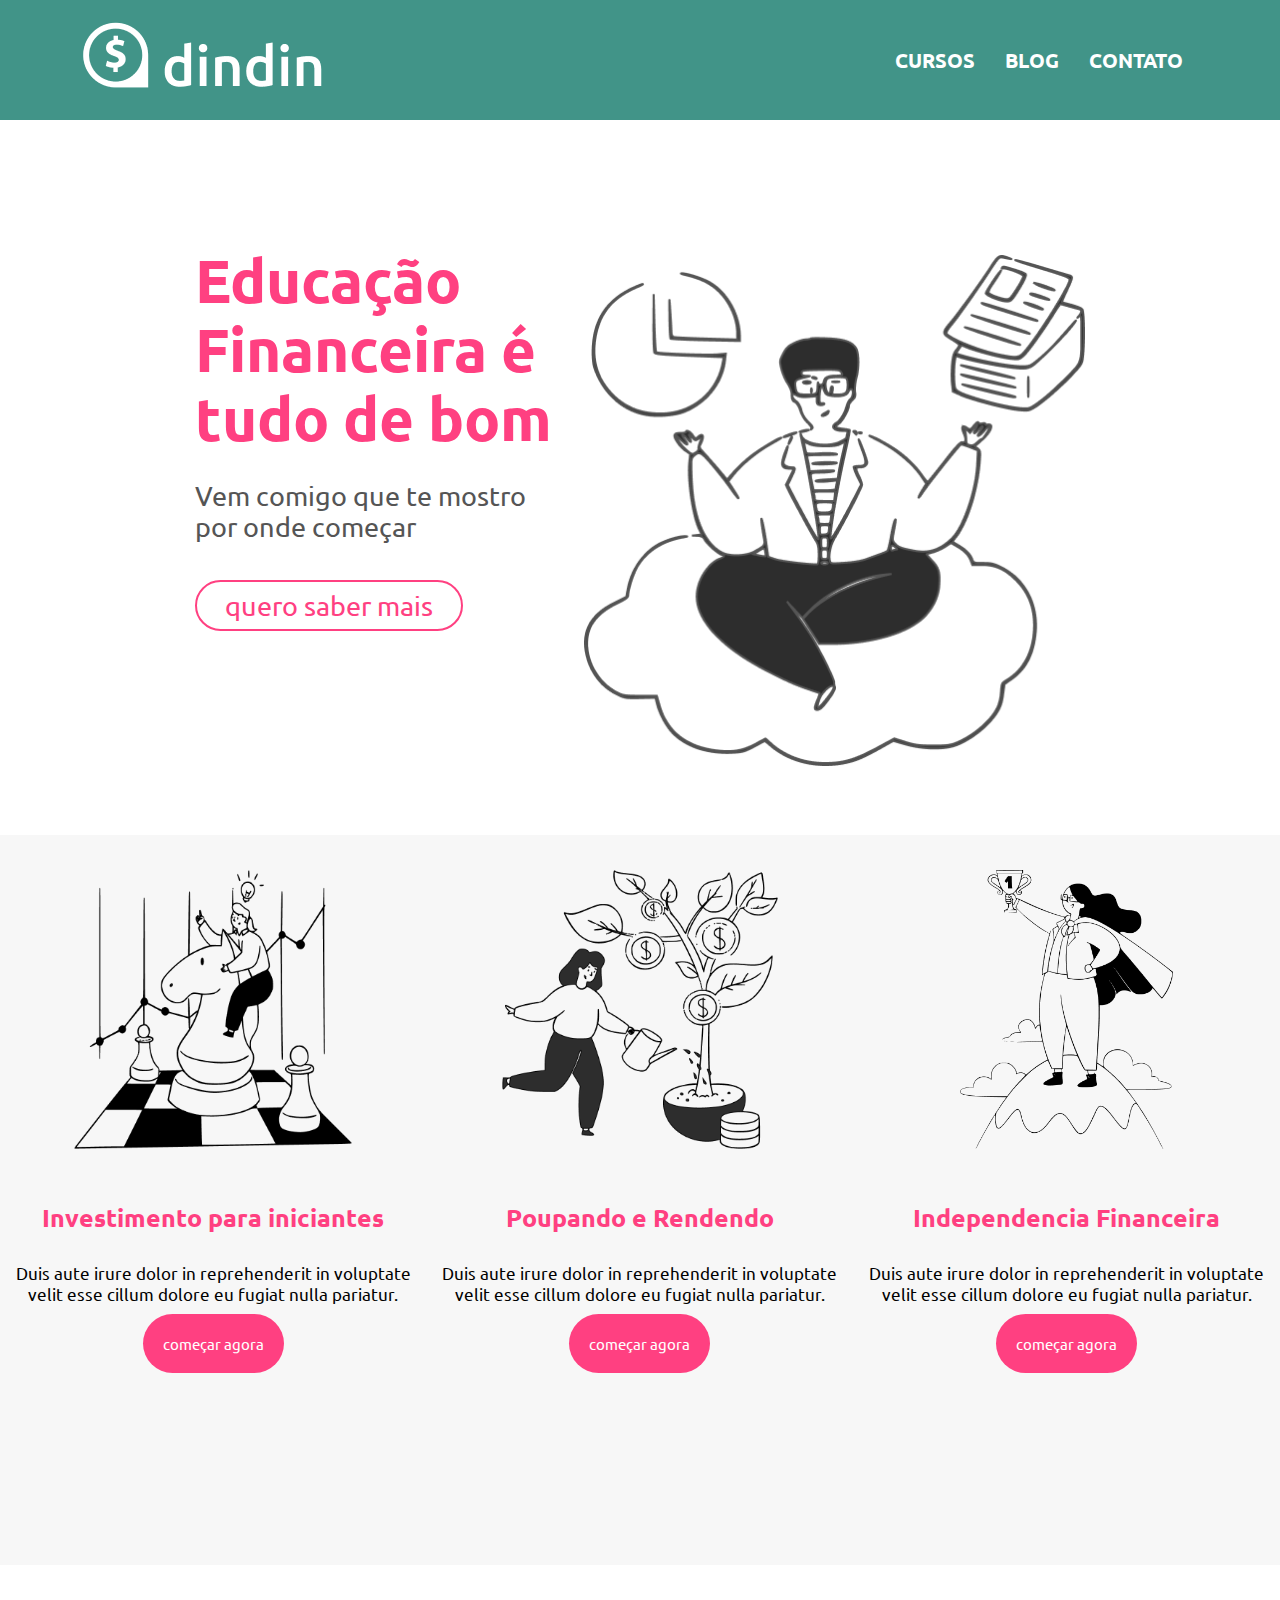
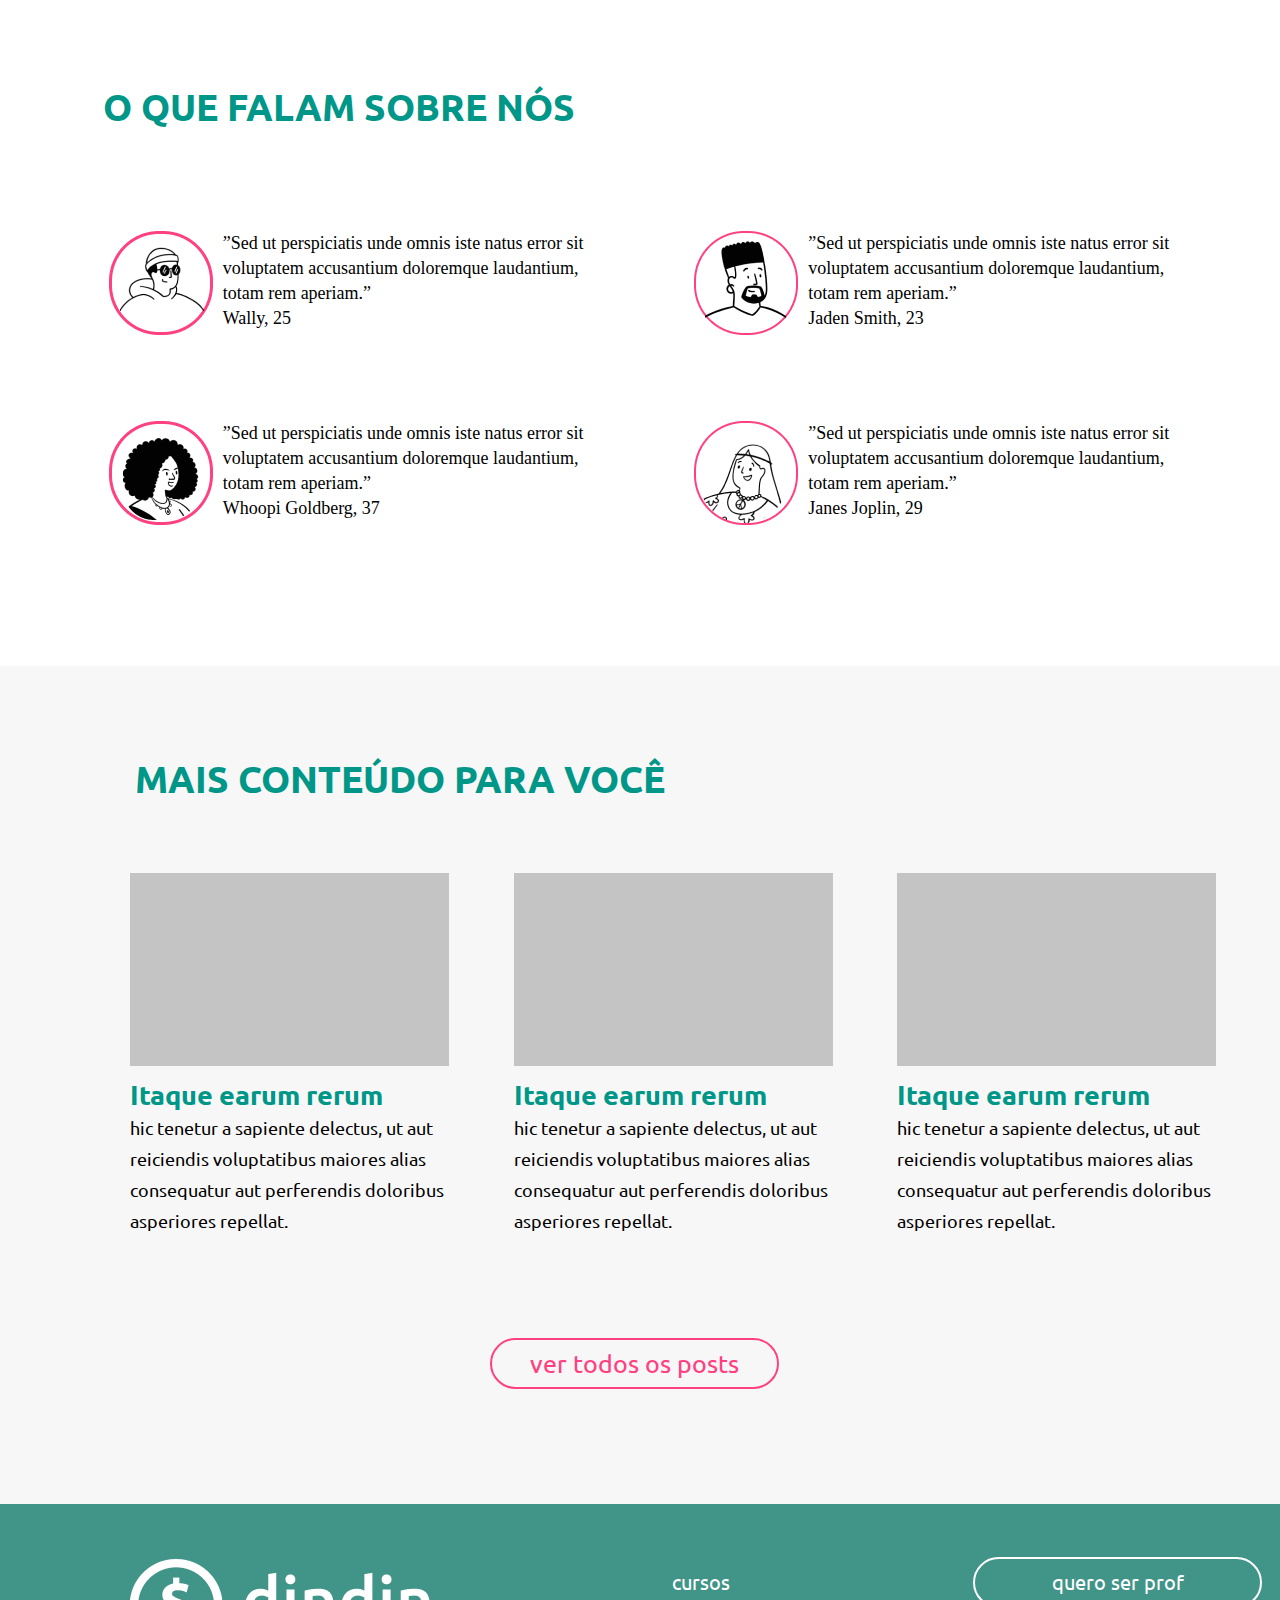
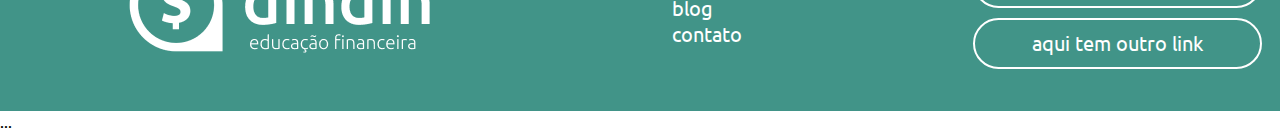
<file: index.html>
<!DOCTYPE html>
<html lang="pt-br">

<head>
  <meta charset="UTF-8">
  <meta http-equiv="X-UA-Compatible" content="IE=edge">
  <meta name="viewport" content="width=device-width, initial-scale=1.0">
  <link rel="preconnect" href="https://fonts.googleapis.com">
  <link rel="preconnect" href="https://fonts.gstatic.com" crossorigin>
  <link
    href="https://fonts.googleapis.com/css2?family=Ubuntu:ital,wght@0,300;0,400;0,500;0,700;1,400;1,700&display=swap"
    rel="stylesheet">
  <link rel="stylesheet" href="headerfooter.css">
  <link rel="stylesheet" href="post.css">
  <link rel="stylesheet" href="index.css">
  <title>.: dindin :.</title>
</head>

<body>

  <header role="banner">
    <div id="logoENome">
      <div id="logo">
        <a href="index.html"><img id="logo1" src="imagens/logo-header.png" alt="logo"></a>
      </div>
    </div>

    <div id="navbar">
      <ul>
        <li><a href="cursos.html">CURSOS</a></li>
        <li><a href="blog.html">BLOG</a></li>
        <li><a href="contato.html">CONTATO</a></li>
      </ul>
    </div>
  </header>
  <main role="main">

    <!--Primeira section referente ao incio da página-->
    <section>
      <div id="inicio">
        <div>
          <h1 id="titulo">Educação Financeira é tudo de bom</h1>
          <h6 id="subtitulo">Vem comigo que te mostro por onde começar</h6>
          <a href="contato.html"><button class="primeirobotao">quero saber mais</button></a>
        </div>
        <div>
          <img src="imagens/ilustra-banner.png" id="ilustra-banner"></img>
        </div>
      </div>
    </section>

    <!--Segunda section referente as opções de cursos-->
    <section>
      <div id="nossoscusosini" class="nossoscursos">
        <br>
        <div id="opcoescursos" class="opcoescursos">
          <div id="investinic" class="cursos">
            <div id="imageminvest" class="imagemcurso">
              <img src="imagens/ilustra-poupando.png" class="imagemcurso-img" alt="Curso Investimento"></img>
            </div>
            <h3>Investimento para iniciantes</h3>
            <p>Duis aute irure dolor in reprehenderit in voluptate velit esse cillum dolore eu fugiat nulla pariatur.
            </p>
            <a href="curso_invest.html"><button class="btncomecaragora">começar agora</button></a>
          </div>
          <div id="pouprend" class="cursos">
            <div id="imageminvest" class="imagemcurso">
              <img src="imagens/ilustra-investimento.png" class="imagemcurso-img" alt="Curso Poupando e Rendendo"></img>
            </div>
            <h3>Poupando e Rendendo</h3>
            <p>Duis aute irure dolor in reprehenderit in voluptate velit esse cillum dolore eu fugiat nulla pariatur.
            </p>
            <a href="curso_poup.html"><button class="btncomecaragora">começar agora</button></a>
          </div>
          <div id="indfinan" class="cursos">
            <div id="imageminvest" class="imagemcurso">
              <img src="imagens/ilustra-independencia.png" class="imagemcurso-img" alt="Curso Independencia Financeira"></img>
            </div>
            <h3>Independencia Financeira</h3>
            <p>Duis aute irure dolor in reprehenderit in voluptate velit esse cillum dolore eu fugiat nulla pariatur.
            </p>
            <a href="curso_indfin.html"><button class="btncomecaragora">começar agora</button></a>
          </div>
        </div>
      </div>
    </section>

    <!--Terceira section referente aos comentários de usuários-->
    <section>
      <div id="comentarios" clas="comentarios">

        <div id=titulosobre>
          <div class="titulosobre">
            <h1 id="segundotitulo">O QUE FALAM SOBRE NÓS</h1>
          </div>
          <div></div>
        </div>

        <div id="comentariocont" class="comentariocont">
          <div id="bloco1coment" class="blocoscoment">
            <div id="comentario1" class="comentariocl">
              <img src="imagens/icon-wally.png" id="bola1" class="imagemcoment" alt="depoimento"></img>
              <p id="lado1"> ”Sed ut perspiciatis unde omnis iste natus error sit voluptatem accusantium doloremque
                laudantium,
                totam rem aperiam.”<br>
                Wally, 25
              </p>
            </div>
            <div id="comentario2" class="comentariocl">
              <img src="imagens/icon-whoopi.png" id="bola3" class="imagemcoment" alt="depoimento"></img>
              <p id="lado3"> ”Sed ut perspiciatis unde omnis iste natus error sit voluptatem accusantium doloremque
                laudantium, totam rem aperiam.”<br>
                Whoopi Goldberg, 37
              </p>
            </div>
          </div>

          <div id="bloco2coment" class="blocoscoment">
            <div id="comentario3" class="comentariocl">
              <img src="imagens/icon-jaden.png" id="bola2" class="imagemcoment" alt="depoimento"></img>
              <p id="lado2"> ”Sed ut perspiciatis unde omnis iste natus error sit voluptatem accusantium doloremque
                laudantium, totam rem aperiam.”<br>
                Jaden Smith, 23
              </p>
            </div>
            <div id="comentario4" class="comentariocl">
              <img src="imagens/icon-jane.png" id="bola4" class="imagemcoment" alt="depoimento"></img>
              <p id="lado4"> ”Sed ut perspiciatis unde omnis iste natus error sit voluptatem accusantium doloremque
                laudantium, totam rem aperiam.”<br>
                Janes Joplin, 29
              </p>
            </div>
          </div>
        </div>
      </div>
    </section>
    
    <!--Quarta section referente aos posts do blog-->
    <section>
      <div id="conteudo">

        <div id="blococonteudo">
          <div class="containerconteudo">
            <h1 id="terceirotitulo">MAIS CONTEÚDO PARA VOCÊ</h1>
          </div>
          <div></div>
          <div></div>
        </div>

        <div id="containerconteudo" class="containerconteudo">
          <div class="colunasdepo">
            <img src="imagens/Rectangle 16.png" id="rec1" class="imagemcurso" alt="depoimento"></img>
            <a href="post.html">
              <h4 id="subtitbloc41" class="subtitbloc4">Itaque earum rerum</h4>
            </a>
            <p id="rec01">
              hic tenetur a sapiente delectus, ut aut reiciendis voluptatibus maiores alias consequatur aut perferendis
              doloribus asperiores repellat.</p>
          </div>

          <div class="colunasdepo">
            <img src="imagens/Rectangle 16.png" id="rec2" class="imagemcurso" alt="depoimento"></img>
            <a href="post.html">
              <h4 id="subtitbloc42" class="subtitbloc4">Itaque earum rerum</h4>
            </a>
            <p id="rec02">
              hic tenetur a sapiente delectus, ut aut reiciendis voluptatibus maiores alias consequatur aut perferendis
              doloribus asperiores repellat.</p>
          </div>

          <div class="colunasdepo">
            <img src="imagens/Rectangle 16.png" id="rec3" class="imagemcurso" alt="depoimento"></img>
            <a href="post.html">
              <h4 id="subtitbloc43" class="subtitbloc4">Itaque earum rerum</h4>
            </a>
            <p id="rec03">
              hic tenetur a sapiente delectus, ut aut reiciendis voluptatibus maiores alias consequatur aut perferendis
              doloribus asperiores repellat.</p>
          </div>
        </div>

        <div id="botao3">
          <a href="blog.html"><button id="ultimobotao" class="ultimobotao">ver todos os posts</button></a>
        </div>

      </div>
    </section>

  </main>
  <!--Trecho referente a acessibilidade em Libras-->
  <div vw class="enabled">
    <div vw-access-button class="active"></div>
    <div vw-plugin-wrapper>
      <div class="vw-plugin-top-wrapper"></div>
    </div>
  </div>
  <script src="https://vlibras.gov.br/app/vlibras-plugin.js"></script>
  <script>
    new window.VLibras.Widget('https://vlibras.gov.br/app');
  </script>
  <!---->
  <footer>

    <div id="logof">
      <a href="index.html"><img id="logo2" src="imagens/logo-footer.png" alt="logo"></a>
    </div>

    <div id="navbar">
      <ul>
        <li><a href="cursos.html">cursos</a></li>
        <li><a href="blog.html">blog</a></li>
        <li><a href="contato.html">contato</a></li>
      </ul>
    </div>
    <div id="maisbotoes">
      <div id="botao1"><a href="contato.html"><button>quero ser prof</button></a></div>
      <div id="botao2"><a href="contato.html"><button>aqui tem outro link</button></a></div>
    </div>
  </footer>

  ...

</body>

</html>
</file>
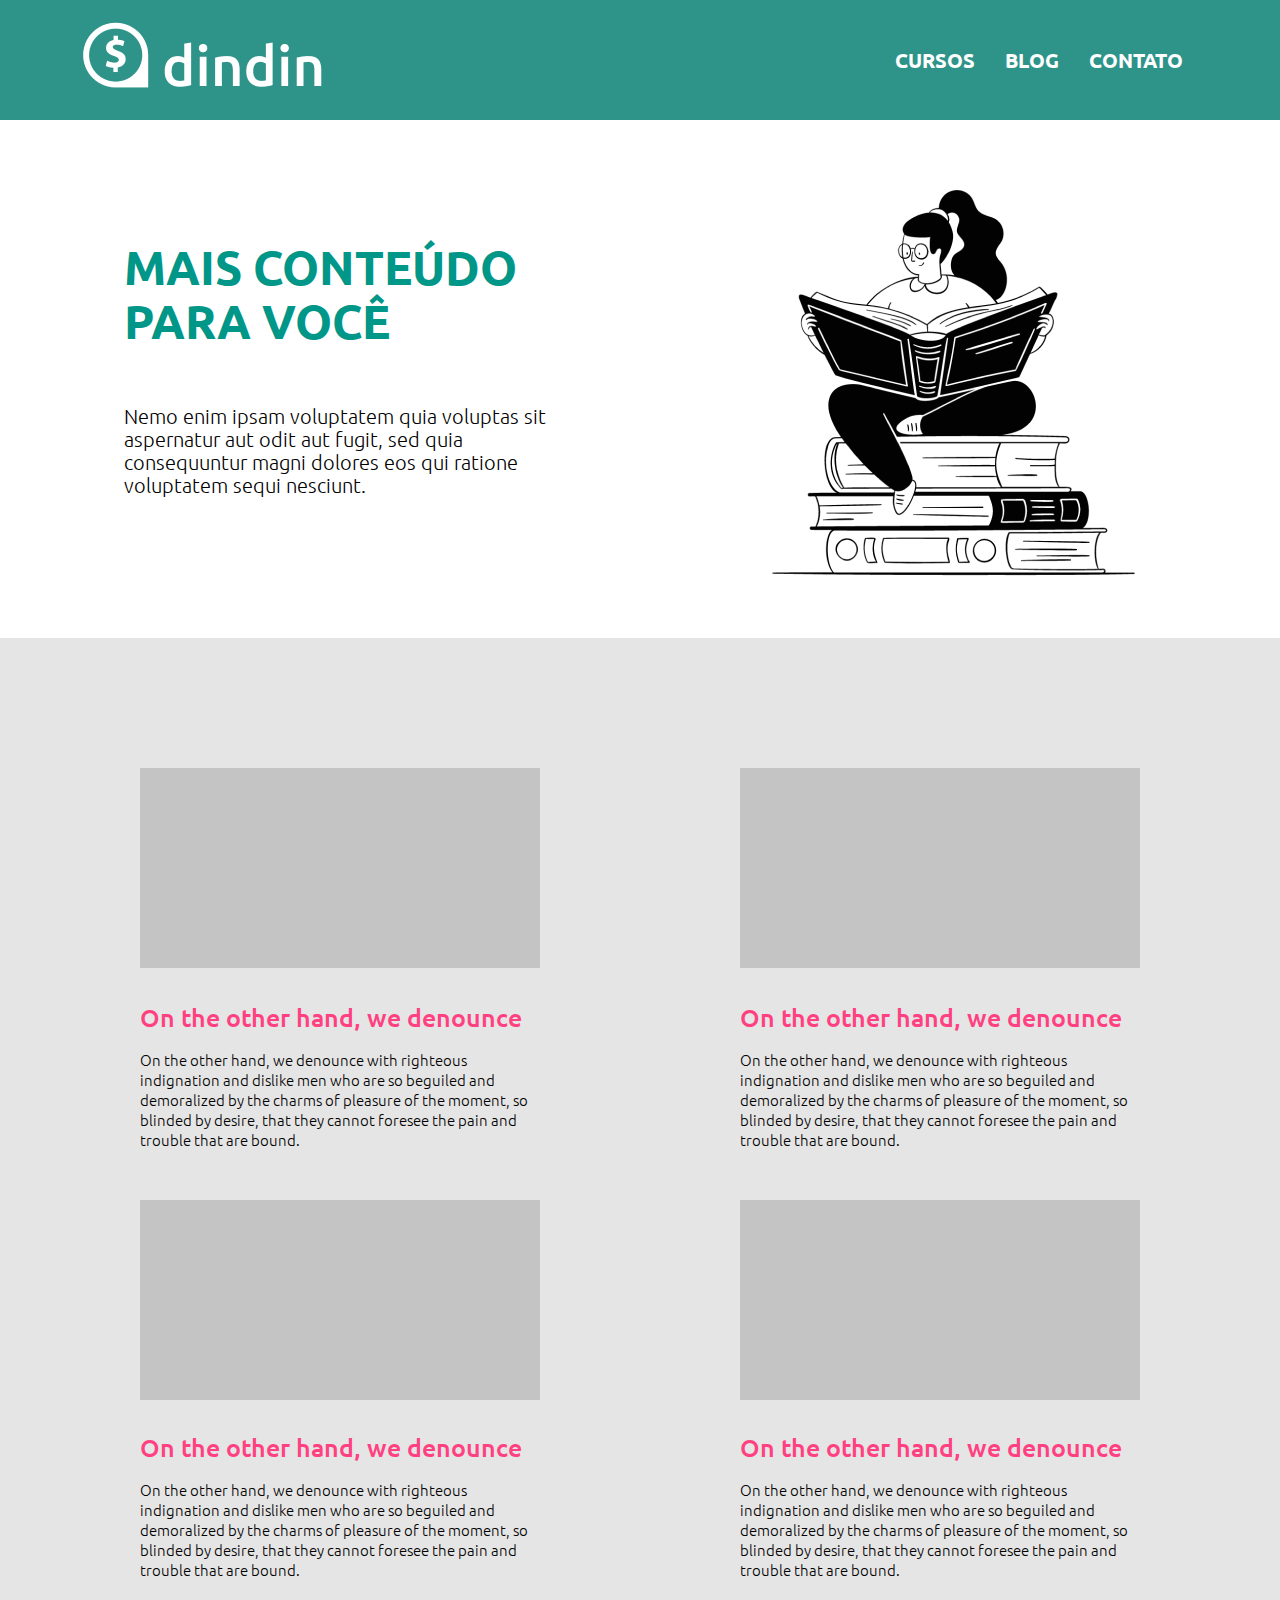
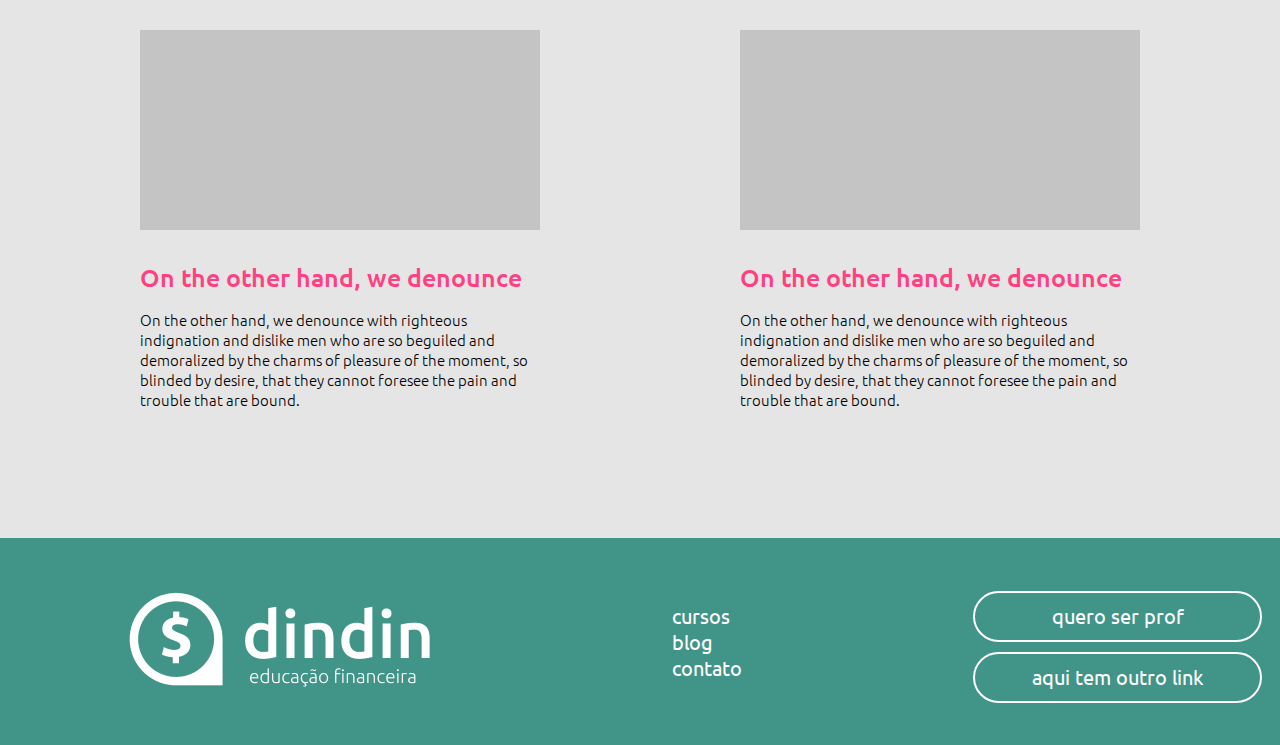
<file: blog.html>
<!DOCTYPE html>
<html lang="pt-br">

<head>
    <meta charset="UTF-8">
    <meta http-equiv="X-UA-Compatible" content="IE=edge">
    <meta name="viewport" content="width=device-width, initial-scale=1.0">
    <link rel="preconnect" href="https://fonts.googleapis.com">
    <link rel="preconnect" href="https://fonts.gstatic.com" crossorigin>
    <link
        href="https://fonts.googleapis.com/css2?family=Ubuntu:ital,wght@0,300;0,400;0,500;0,700;1,400;1,700&display=swap"
        rel="stylesheet">
    <link rel="stylesheet" href="blog.css">
    <title>.: BLOG :.</title>
</head>

<body>
    <header>
        <div id="logoENome">
            <div id="logo">
                <a href="index.html"><img id="logo1" src="imagens/logo-header.png" alt="logo"></a>
            </div>
        </div>

        <div id="navbar">
            <ul>
                <li><a href="cursos.html">CURSOS</a></li>
                <li><a href="blog.html">BLOG</a></li>
                <li><a href="contato.html">CONTATO</a></li>
            </ul>
        </div>
    </header>
    <main>
        <div id="textoEImg"> 
            <div id="tituloETexto">
                <h1 id="tituloBlog">MAIS CONTEÚDO PARA VOCÊ</h1><br>
                
                <p id="textoBlog">Nemo enim ipsam voluptatem quia voluptas sit aspernatur aut odit aut fugit,
                    sed quia consequuntur magni dolores eos qui ratione voluptatem sequi nesciunt. </p>
            </div>
            <div id="imgBlog">
                <img id="fotoBlog" src="imagens/ilustra-blog.png" alt="foto blog">
            </div>
        </div>
        
        <div id="retangulos6">
            <div id="flex1">
                <div> 
                    <div id="ret1">
                    </div><br>
                    <div>
                        <a href="post.html"><h3 id="titret1">On the other hand, we denounce</h3></a>
                        <p id="pret1">On the other hand, we denounce with righteous indignation and dislike men who are so
                            beguiled
                            and demoralized by the charms of pleasure of the moment, so blinded by desire, that they
                            cannot foresee the pain and trouble that are bound.</p>
                    </div>
                </div>                
                <div> 
                    <div id="ret2">
                    </div>
    
                    <div>
                        <a href="post.html"><h3 id="titret2">On the other hand, we denounce</h3></a>
                        <p id="pret2">On the other hand, we denounce with righteous indignation and dislike men who are so
                            beguiled
                            and demoralized by the charms of pleasure of the moment, so blinded by desire, that they
                            cannot foresee the pain and trouble that are bound.</p>
                    </div>
                </div>   
            </div>
            <div id="flex2">
                <div> 
                    <div id="ret3">
                    </div>
                    <div>
                        <a href="post.html"><h3 id="titret3">On the other hand, we denounce</h3></a>
                        <p id="pret3">On the other hand, we denounce with righteous indignation and dislike men who are so
                        beguiled
                        and demoralized by the charms of pleasure of the moment, so blinded by desire, that they
                        cannot foresee the pain and trouble that are bound.</p>
                    </div>       
                </div>                
                <div> 
                    <div id="ret4">
                    </div>
                    <div>
                        <a href="post.html"><h3 id="titret4">On the other hand, we denounce</h3></a>
                        <p id="pret4">On the other hand, we denounce with righteous indignation and dislike men who are so
                        beguiled
                        and demoralized by the charms of pleasure of the moment, so blinded by desire, that they
                        cannot foresee the pain and trouble that are bound.</p>
                    </div>
                </div>                    
            </div>
            <div id="flex3">
                <div> 
                    <div id="ret5">
                    </div>
                    <a href="post.html"><h3 id="titret5">On the other hand, we denounce</h3></a>
                    <p id="pret5">On the other hand, we denounce with righteous indignation and dislike men who are so
                        beguiled
                        and demoralized by the charms of pleasure of the moment, so blinded by desire, that they
                        cannot foresee the pain and trouble that are bound.</p>
                </div>            
                <div> 
                    <div id="ret6">
                    </div>
                    <a href="post.html"><h3 id="titret6">On the other hand, we denounce</h3></a>
                    <p id="pret6">On the other hand, we denounce with righteous indignation and dislike men who are so
                        beguiled
                        and demoralized by the charms of pleasure of the moment, so blinded by desire, that they
                        cannot foresee the pain and trouble that are bound.</p>
                </div>
            </div>
        </div>
    </main>
    <footer>

        <div id="logof">
            <a href="index.html"><img id="logo2" src="imagens/logo-footer.png" alt="logo"></a>
        </div>


        <div id="navbar">
            <ul>
                <li><a href="cursos.html">cursos</a></li>
                <li><a href="blog.html">blog</a></li>
                <li><a href="contato.html">contato</a></li>
            </ul>
        </div>
        <div id="maisbotoes">
            <div id="botao1"><a href="contato.html"><button>quero ser prof</button></a></div>
            <div id="botao2"><a href="contato.html"><button>aqui tem outro link</button></a></div>
        </div>
    </footer>
    <div vw class="enabled"> 
        <div vw-access-button class="active"></div> 
        <div vw-plugin-wrapper> 
          <div class="vw-plugin-top-wrapper"></div> 
        </div> 
      </div> 
      <script src="https://vlibras.gov.br/app/vlibras-plugin.js"></script> 
      <script> 
        new window.VLibras.Widget('https://vlibras.gov.br/app'); 
      </script>
</body>
</html>
</file>
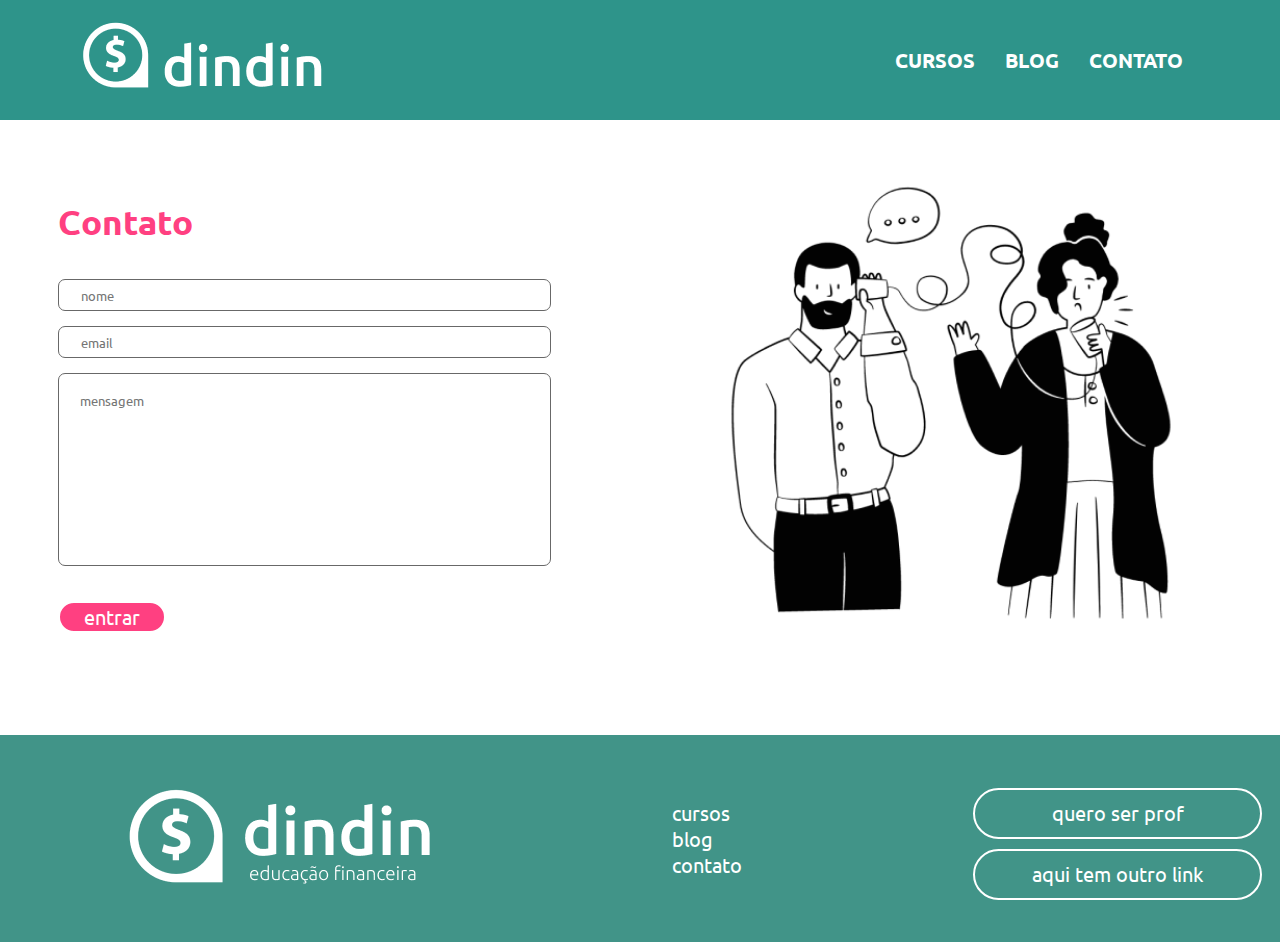
<file: contato.html>
<!DOCTYPE html>
<html lang="pt-br">
    <head>
        <meta charset="UTF-8" />
        <meta http-equiv="X-UA-Compatible" content="IE=edge" />
        <meta name="viewport" content="width=device-width, initial-scale=1.0" />
        <link rel="preconnect" href="https://fonts.googleapis.com" />
        <link rel="preconnect" href="https://fonts.gstatic.com" crossorigin />
        <link
        href="https://fonts.googleapis.com/css2?family=Ubuntu:ital,wght@0,300;0,400;0,500;0,700;1,400;1,700&display=swap" rel="stylesheet"/>
        <link rel="stylesheet" href="contato.css">
        <title>.:CONTATO:.</title>
    </head>
    
    <body>
<!-- INICIO HEADER BLEND DINDIN -->
<header>
    <div id="logoENome">
      <div id="logo">
        <a href="index.html"
          ><img id="logo1" src="imagens/logo-header.png" alt="logo"
        /></a>
      </div>
    </div>

    <div id="navbar">
      <ul>
        <li><a href="cursos.html">CURSOS</a></li>
        <li><a href="blog.html">BLOG</a></li>
        <li><a href="contato.html">CONTATO</a></li>
      </ul>
    </div>
  </header>
<!-- FIM HEADER BLEND DINDIN -->   

        <main>


<!-- INICIO MIOLO DINDIN -->
            <section id="XPTZ2">
                <div class="container">
                    <div>

                        <div class="dindin2--XADREZ">

                            <diV class="dindin2__description dindin2__description--COMUM">
                                <h4 class="dindin2__title">Contato</h4>
                                <div class="dindin2_paragraph dindin2_paragraph--COMUM">
                                    <form action="">
                                        <input type="text" placeholder="nome" id="nome">
                                        <input type="text" placeholder="email" id="email">
                                        <input type="textarea" placeholder="mensagem" id="mensagem">
                                    </form>
                                </div>

                                <a href="contato.html"><button class="btncomece">entrar</button></a>
                                
                            </div>

                            <div class="dindin2--XADREZ__wrapper-img">
                                <img src="imagens/ilustra-contato.png" alt="XADREZ" class="dindin2--XADREZ__img"/>
                            </div>
                        </div>

                    </div>
                </div>
            </section>
<!-- FIM MIOLO DINDIN -->

        </main>
        <footer>
            <div id="logof">
              <a href="index.html"
                ><img id="logo2" src="imagens/logo-footer.png" alt="logo"
              /></a>
            </div>
      
            <div id="navbar">
              <ul>
                <li><a href="cursos.html">cursos</a></li>
                <li><a href="blog.html">blog</a></li>
                <li><a href="contato.html">contato</a></li>
              </ul>
            </div>
            <div id="maisbotoes">
              <div id="botao1">
                <a href="contato.html"><button>quero ser prof</button></a>
              </div>
              <div id="botao2">
                <a href="contato.html"><button>aqui tem outro link</button></a>
              </div>
            </div>
          </footer>
          <div vw class="enabled"> 
            <div vw-access-button class="active"></div> 
            <div vw-plugin-wrapper> 
              <div class="vw-plugin-top-wrapper"></div> 
            </div> 
          </div> 
          <script src="https://vlibras.gov.br/app/vlibras-plugin.js"></script> 
          <script> 
            new window.VLibras.Widget('https://vlibras.gov.br/app'); 
          </script>
    </body>
</html>
</file>
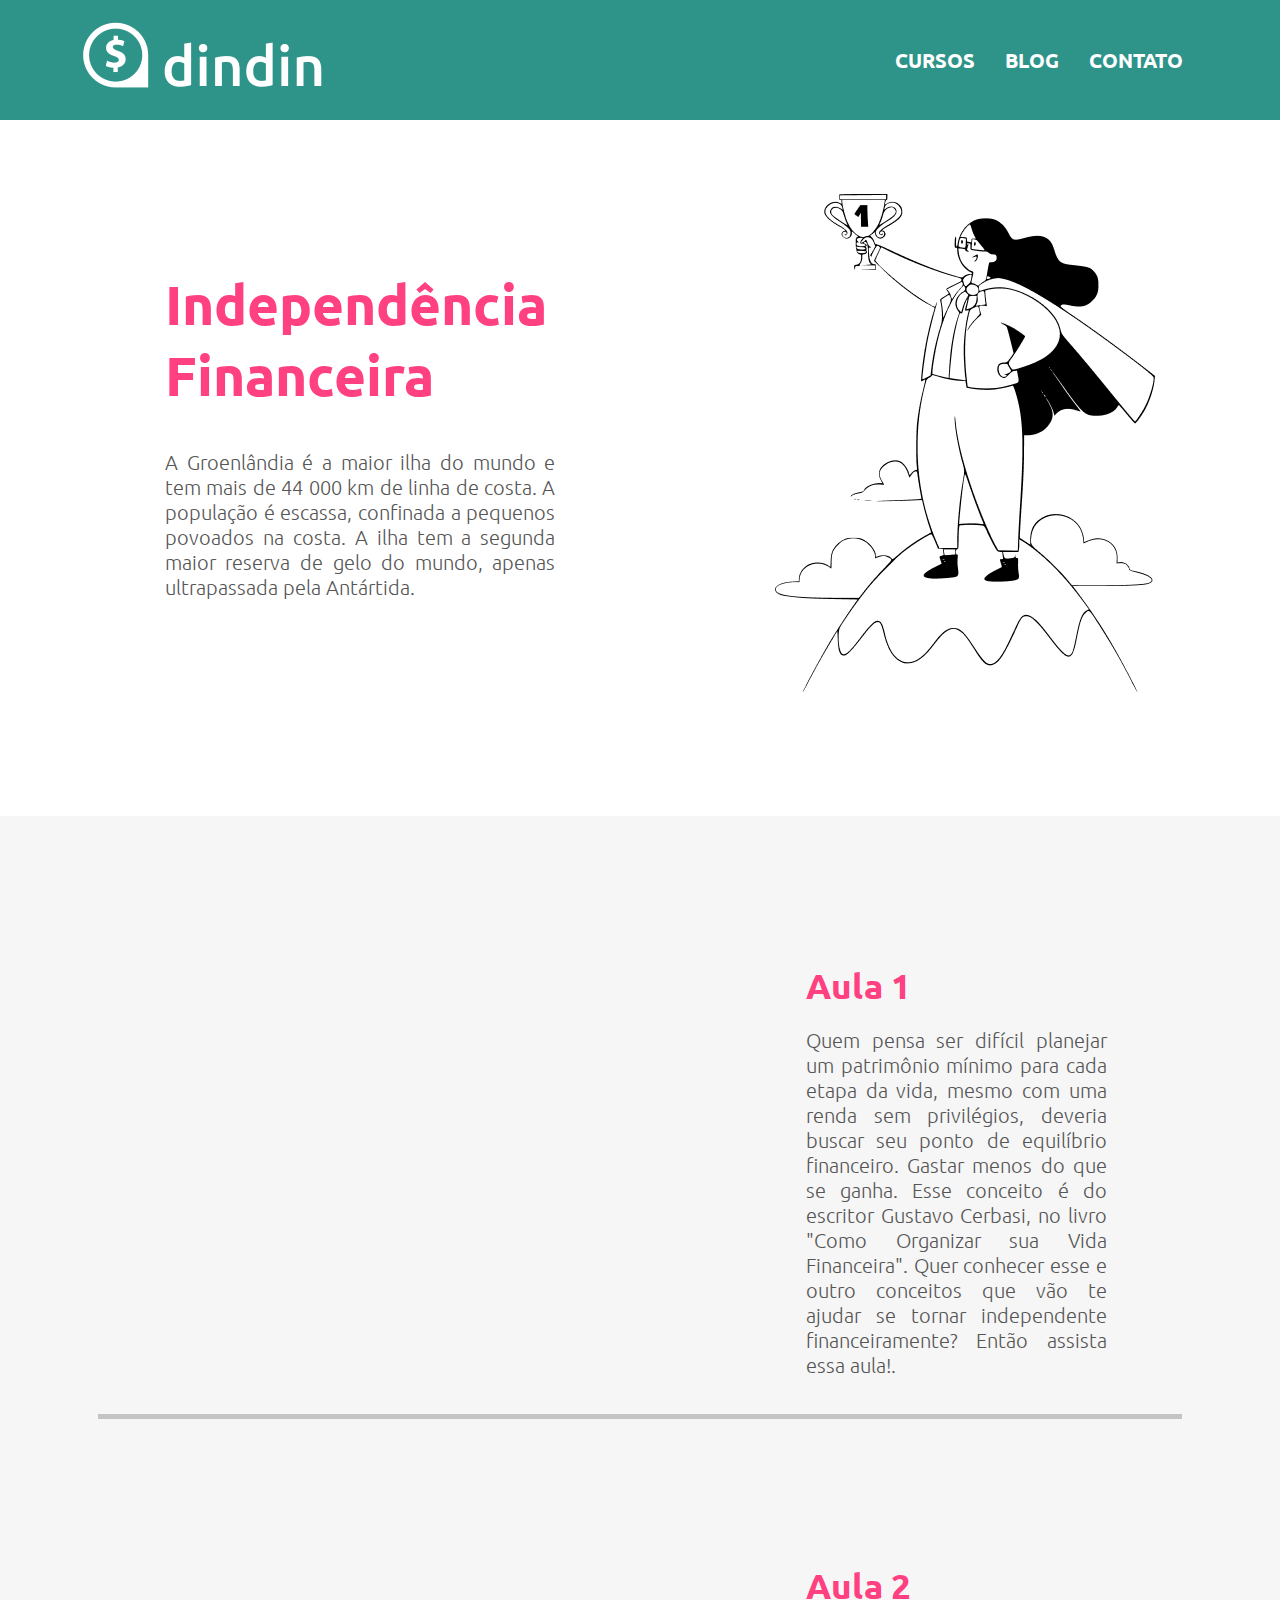
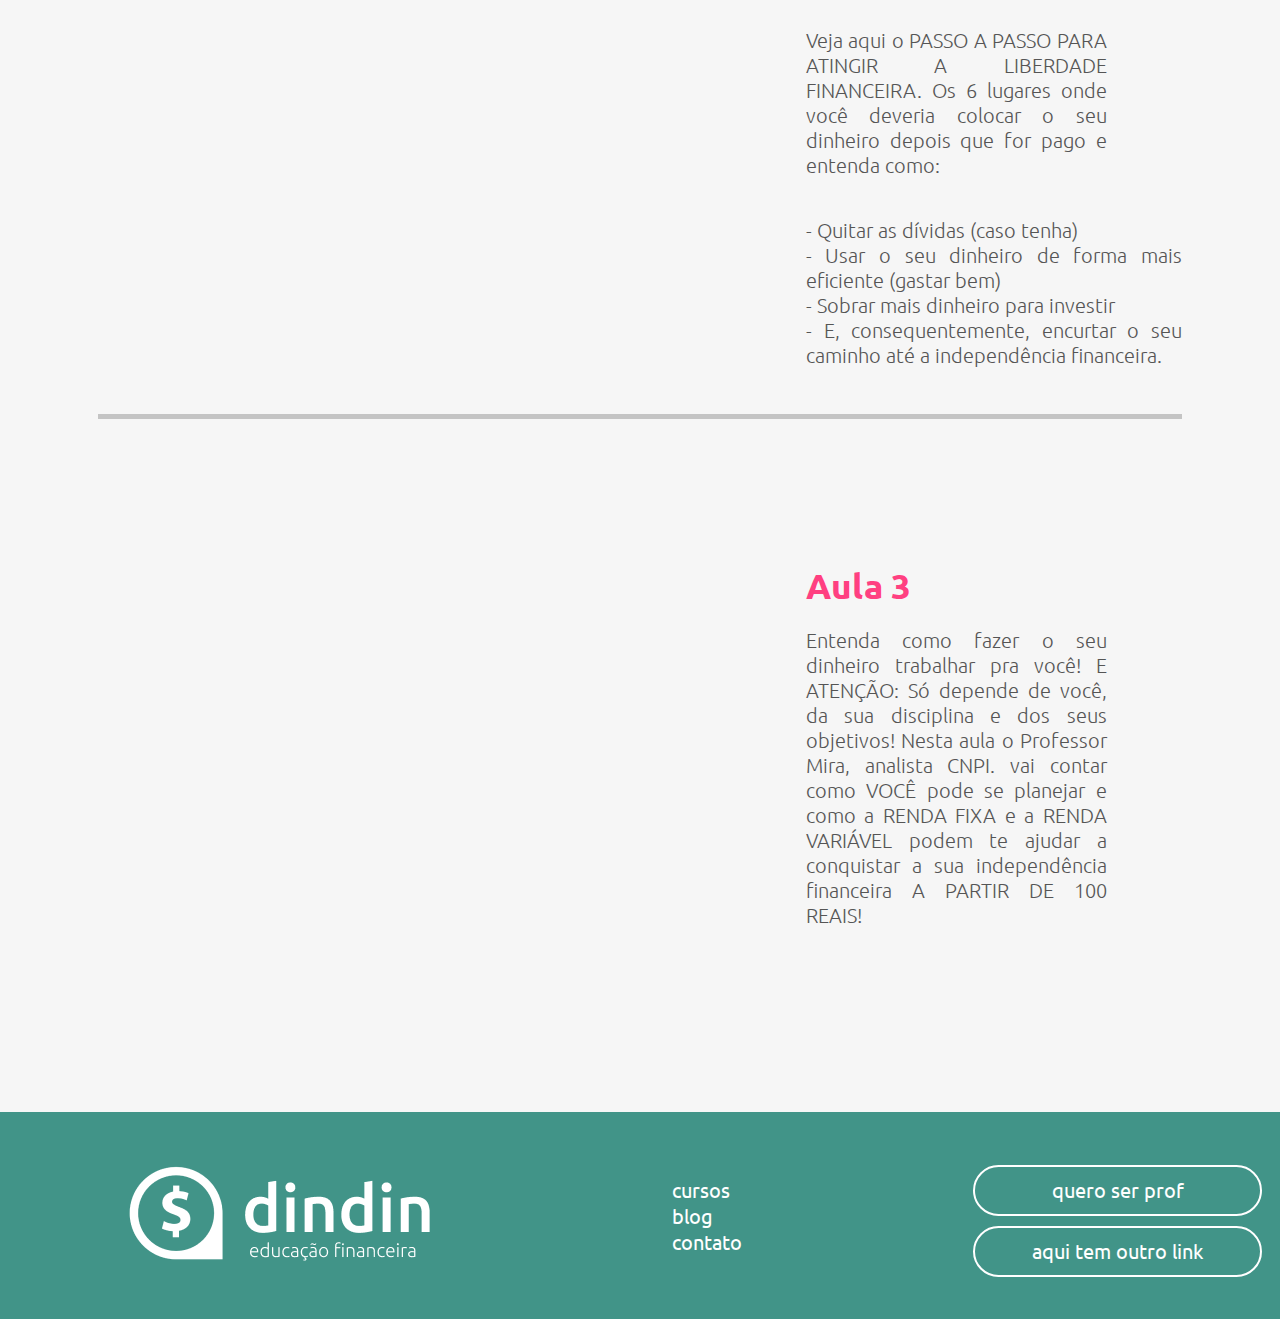
<file: curso_indfin.html>
<!DOCTYPE html>
<html lang="pt-br">
    <head>
        <meta charset="UTF-8" />
        <meta http-equiv="X-UA-Compatible" content="IE=edge" />
        <meta name="viewport" content="width=device-width, initial-scale=1.0" />
        <link rel="preconnect" href="https://fonts.googleapis.com" />
        <link rel="preconnect" href="https://fonts.gstatic.com" crossorigin />
        <link
        href="https://fonts.googleapis.com/css2?family=Ubuntu:ital,wght@0,300;0,400;0,500;0,700;1,400;1,700&display=swap" rel="stylesheet"/>
        <link rel="stylesheet" href="cursos_indfin.css">
        <title>.:CURSO INDEPENDÊNCIA:.</title>
    </head>
    
    <body>
<!-- INICIO HEADER BLEND DINDIN -->
<header>
    <div id="logoENome">
      <div id="logo">
        <a href="index.html"
          ><img id="logo1" src="imagens/logo-header.png" alt="logo"
        /></a>
      </div>
    </div>

    <div id="navbar">
      <ul>
        <li><a href="cursos.html">CURSOS</a></li>
        <li><a href="blog.html">BLOG</a></li>
        <li><a href="contato.html">CONTATO</a></li>
      </ul>
    </div>
  </header>
<!-- FIM HEADER BLEND DINDIN -->   

        <main>
<!-- INICIO TITUTLO DINDIN -->
<section id="iniciante">
    <div class="superior">
        <div>
            <div class="dindin2--TROFEU">

                <diV class="dindin2__description dindin2__description--COMUM">
                    <h2 class="dindin2__title">Independência Financeira</h2>
                    <div class="dindin2_paragraph dindin2_paragraph--COMUM">
                        <p class="dindin2_paragraph dindin2_paragraph--COMUM">
                            A Groenlândia é a maior ilha do mundo e tem mais de 44 000 km de linha de costa. A população é escassa, confinada a pequenos povoados na costa. A ilha tem a segunda maior reserva de gelo do mundo, apenas ultrapassada pela Antártida.</p>
                    </div>       
                </div>

                <div class="dindin2--TROFEU__wrapper-img">
                    <img src="imagens/ilustra-independencia.png" alt="PLANTA" class="dindin2--TROFEU__img"/>
                </div>
            </div>

        </div>
    </div>
</section>
<!-- FIM TITULO DINDIN -->

<!-- INICIO MIOLO DINDIN -->
            <section id="XPTZ2">
                <div class="container">
                    <div>
    
                        <div class="dindin2--AULA1">
                            <div class="iframe-container">
                                <iframe width="560" height="315" src="https://www.youtube.com/embed/xmX42HvrW8g" title="YouTube video player" frameborder="0" allow="accelerometer; autoplay; clipboard-write; encrypted-media; gyroscope; picture-in-picture" allowfullscreen></iframe>
                            </div>
                                
                            
                            <diV class="dindin2__description dindin2__description--COMUM">
                                <h4 class="dindin2__subtitle">Aula 1</h4>
                                <p class="dindin2_paragraph dindin2_paragraph--COMUM">
                                    Quem pensa ser difícil planejar um patrimônio mínimo para cada etapa da vida, mesmo com uma renda sem privilégios, deveria buscar seu ponto de equilíbrio financeiro. Gastar menos do que se ganha. Esse conceito é do escritor Gustavo Cerbasi, no livro "Como Organizar sua Vida Financeira". Quer conhecer esse e outro conceitos que vão te ajudar se tornar independente financeiramente? Então assista essa aula!.</p>
                            </div>
                        </div>

                        <hr>
                        
                        <div class="dindin2--AULA2">
                            <div class="iframe-container">
                                <iframe width="560" height="315" src="https://www.youtube.com/embed/vBIzp0vhg3I" title="YouTube video player" frameborder="0" allow="accelerometer; autoplay; clipboard-write; encrypted-media; gyroscope; picture-in-picture" allowfullscreen></iframe>
                            </div>
                        
                            <diV class="dindin2__description dindin2__description--COMUM">
                                <h4 class="dindin2__subtitle">Aula 2</h4>
                                <p class="dindin2_paragraph dindin2_paragraph--COMUM">
                                    Veja aqui o PASSO A PASSO PARA ATINGIR A LIBERDADE FINANCEIRA. Os 6 lugares onde você deveria colocar o seu dinheiro depois que for pago e entenda como:
                                    <ul class="itemdoparagrafo">
                                        <li>- Quitar as dívidas (caso tenha)</li>
                                        <li>- Usar o seu dinheiro de forma mais eficiente (gastar bem)</li>
                                        <li>- Sobrar mais dinheiro para investir</li>
                                        <li>- E, consequentemente, encurtar o seu caminho até a independência financeira.</li>
                                    </ul></p>
                            </div>
                        </div>

                        <hr>

                        <div class="dindin2--TROFEU">
                            <div class="iframe-container">
                                <iframe width="560" height="315" src="https://www.youtube.com/embed/7Y74hyoNqEU" title="YouTube video player" frameborder="0" allow="accelerometer; autoplay; clipboard-write; encrypted-media; gyroscope; picture-in-picture" allowfullscreen></iframe>
                            </div>
                               
                            <diV class="dindin2__description dindin2__description--COMUM">
                                <h4 class="dindin2__subtitle">Aula 3</h4>
                                <p class="dindin2_paragraph dindin2_paragraph--COMUM">
                                    Entenda como fazer o seu dinheiro trabalhar pra você! 
                                    E ATENÇÃO: Só depende de você, da sua disciplina e dos seus objetivos!                                    
                                    Nesta aula o Professor Mira, analista CNPI. vai contar como VOCÊ pode se planejar e como a RENDA FIXA e a RENDA VARIÁVEL podem te ajudar a conquistar a sua independência financeira A PARTIR DE 100 REAIS!</p>
                            </div>
                        </div>

                    </div>
                </div>
            </section>
<!-- FIM MIOLO DINDIN -->

        </main>
    

        <footer>
            <div id="logof">
              <a href="index.html"
                ><img id="logo2" src="imagens/logo-footer.png" alt="logo"
              /></a>
            </div>
      
            <div id="navbar">
              <ul>
                <li><a href="cursos.html">cursos</a></li>
                <li><a href="blog.html">blog</a></li>
                <li><a href="contato.html">contato</a></li>
              </ul>
            </div>
            <div id="maisbotoes">
              <div id="botao1">
                <a href="contato.html"><button>quero ser prof</button></a>
              </div>
              <div id="botao2">
                <a href="contato.html"><button>aqui tem outro link</button></a>
              </div>
            </div>
          </footer>
          <div vw class="enabled"> 
            <div vw-access-button class="active"></div> 
            <div vw-plugin-wrapper> 
              <div class="vw-plugin-top-wrapper"></div> 
            </div> 
          </div> 
          <script src="https://vlibras.gov.br/app/vlibras-plugin.js"></script> 
          <script> 
            new window.VLibras.Widget('https://vlibras.gov.br/app'); 
          </script>
    </body>
</html>
</file>
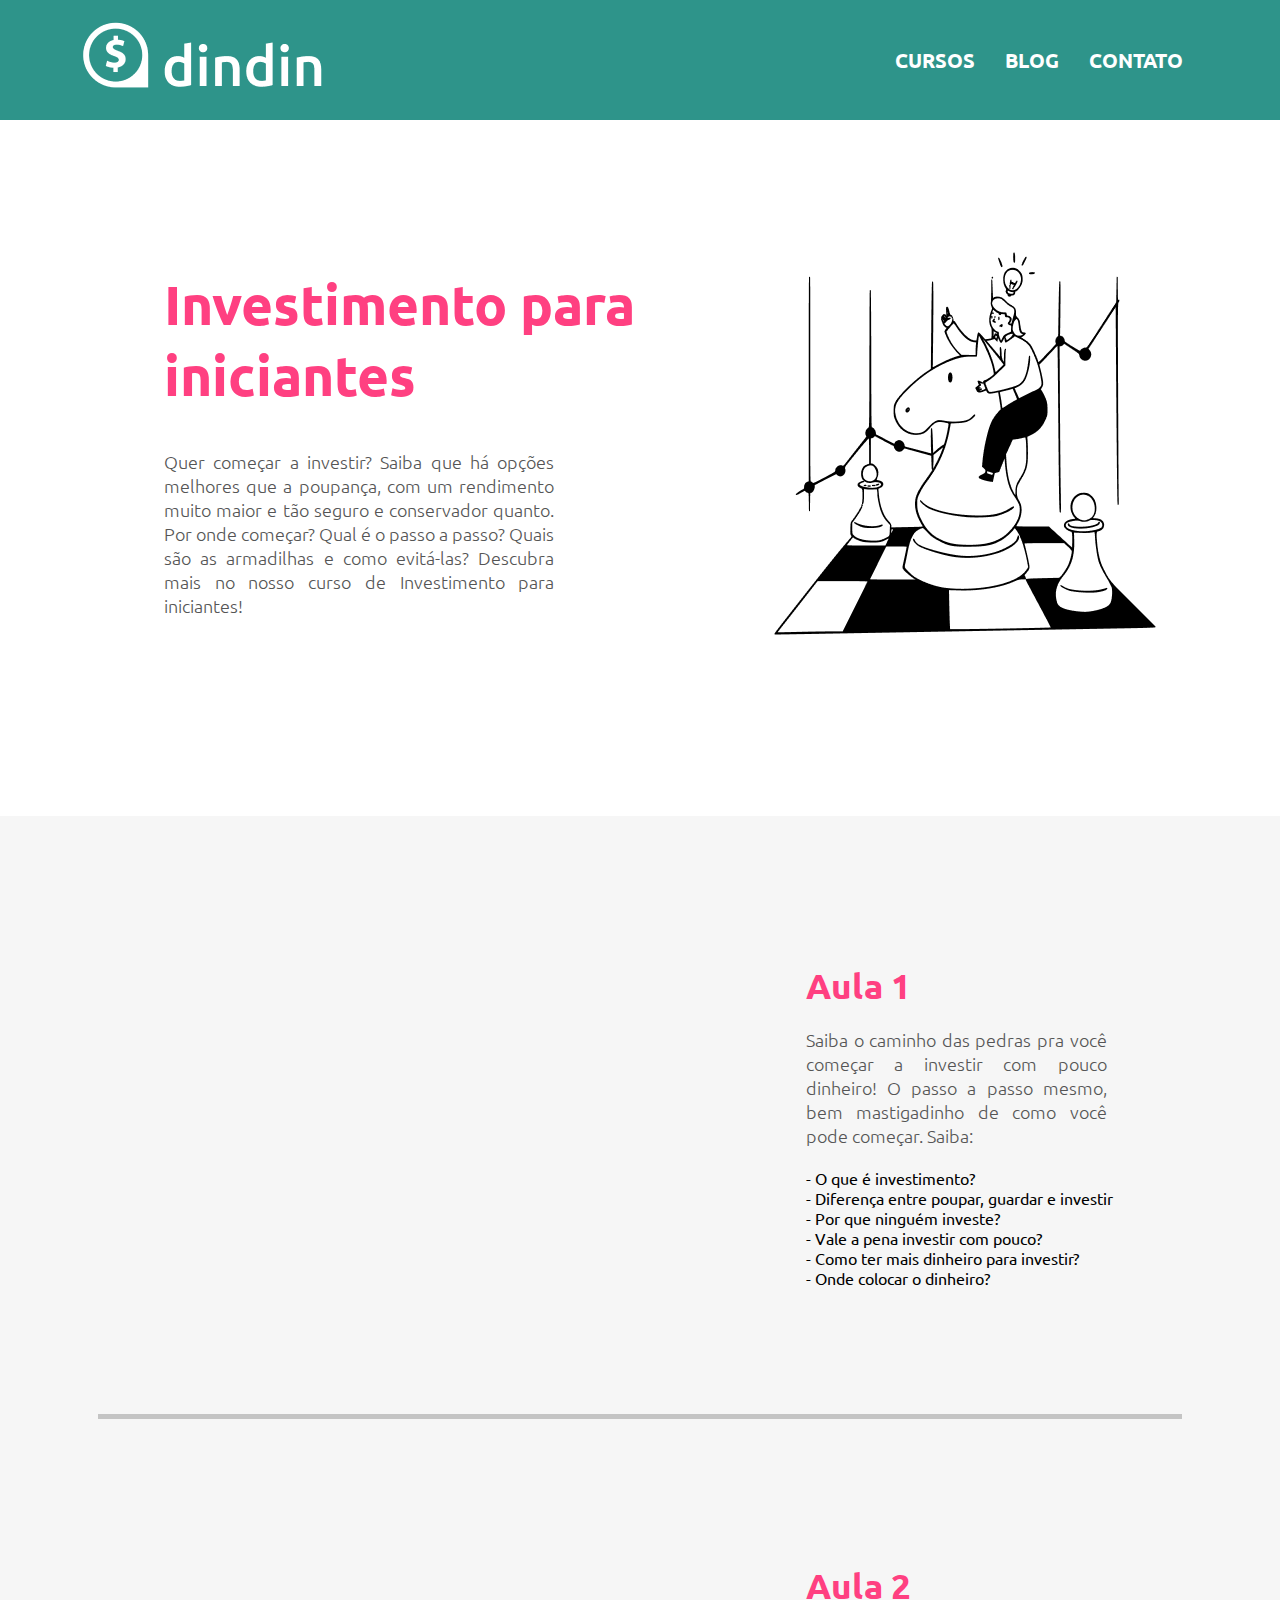
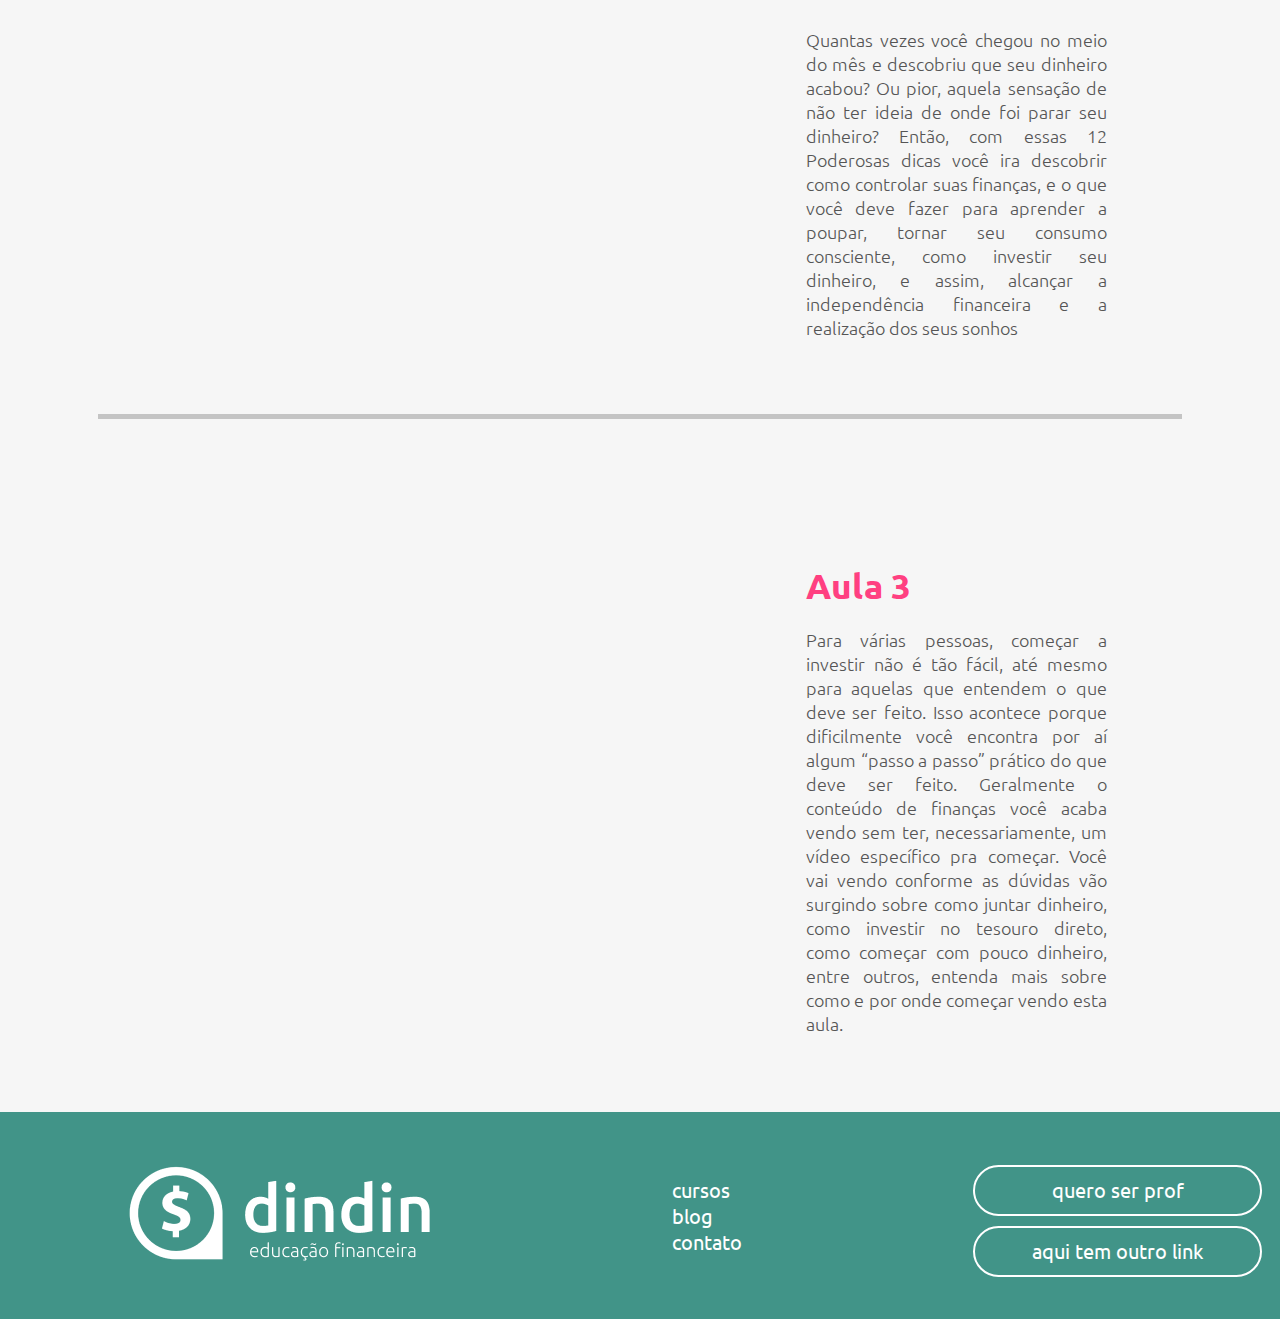
<file: curso_invest.html>
<!DOCTYPE html>
<html lang="pt-br">
    <head>
        <meta charset="UTF-8" />
        <meta http-equiv="X-UA-Compatible" content="IE=edge" />
        <meta name="viewport" content="width=device-width, initial-scale=1.0" />
        <link rel="preconnect" href="https://fonts.googleapis.com" />
        <link rel="preconnect" href="https://fonts.gstatic.com" crossorigin />
        <link
        href="https://fonts.googleapis.com/css2?family=Ubuntu:ital,wght@0,300;0,400;0,500;0,700;1,400;1,700&display=swap" rel="stylesheet"/>
        <link rel="stylesheet" href="curso_invest.css">
        <title>.:CURSO INVEST:.</title>
    </head>
    
    <body>
<!-- INICIO HEADER BLEND DINDIN -->
<header>
    <div id="logoENome">
      <div id="logo">
        <a href="index.html"
          ><img id="logo1" src="imagens/logo-header.png" alt="logo"
        /></a>
      </div>
    </div>

    <div id="navbar">
      <ul>
        <li><a href="cursos.html">CURSOS</a></li>
        <li><a href="blog.html">BLOG</a></li>
        <li><a href="contato.html">CONTATO</a></li>
      </ul>
    </div>
  </header>
<!-- FIM HEADER BLEND DINDIN -->   

        <main>
<!-- INICIO TITUTLO DINDIN -->
<section id="iniciante">
    <div class="superior">
        <div>
            <div class="dindin2--XADREZ">

                <diV class="dindin2__description dindin2__description--COMUM">
                    <h2 class="dindin2__title">Investimento para iniciantes</h2>
                    <div class="dindin2_paragraph dindin2_paragraph--COMUM">
                        <p class="dindin2_paragraph dindin2_paragraph--COMUM">
                            Quer começar a investir? Saiba que há opções melhores que a poupança, com um rendimento muito maior e tão seguro e conservador quanto. Por onde começar? Qual é o passo a passo? Quais são as armadilhas e como evitá-las? Descubra mais no nosso curso de Investimento para iniciantes!</p>
                    </div>       
                </div>

                <div class="dindin2--XADREZ__wrapper-img">
                    <img src="imagens/ilustra-poupando.png" alt="XADREZ" class="dindin2--XADREZ__img"/>
                </div>
            </div>

        </div>
    </div>
</section>
<!-- FIM TITULO DINDIN -->

<!-- INICIO MIOLO DINDIN -->
            <section id="XPTZ2">
                <div class="container">
                    <div>
    
                        <div class="dindin2--XADREZ">
                            <div class="iframe-container">
                                <iframe width="560" height="315" src="https://www.youtube.com/embed/aGGYFxLdFMw" title="YouTube video player" frameborder="0" allow="accelerometer; autoplay; clipboard-write; encrypted-media; gyroscope; picture-in-picture" allowfullscreen></iframe>
                            </div>
                                
                            
                            <diV class="dindin2__description dindin2__description--COMUM">
                                <h4 class="dindin2__subtitle">Aula 1</h4>
                                <p class="dindin2_paragraph dindin2_paragraph--COMUM">
                                    Saiba o caminho das pedras pra você começar a investir com pouco dinheiro! O passo a passo mesmo, bem mastigadinho de como você pode começar. Saiba:
                                    <br>
                                    <ul class="itemdoparagrafo">
                                        <li>- O que é investimento?</li>
                                        <li>- Diferença entre poupar, guardar e investir</li>
                                        <li> - Por que ninguém investe?</li>
                                        <li>- Vale a pena investir com pouco?</li>
                                        <li>- Como ter mais dinheiro para investir?</li>
                                        <li>- Onde colocar o dinheiro?</li>
                                    </ul>
                                    </p>
                            </div>
                        </div>

                        <hr>
                        
                        <div class="dindin2--AULA2">
                            <div class="iframe-container">
                                <iframe width="560" height="315" src="https://www.youtube.com/embed/5pL1Hgr06hk" title="YouTube video player" frameborder="0" allow="accelerometer; autoplay; clipboard-write; encrypted-media; gyroscope; picture-in-picture" allowfullscreen></iframe>
                            </div>
                        
                            <diV class="dindin2__description dindin2__description--COMUM">
                                <h4 class="dindin2__subtitle">Aula 2</h4>
                                <p class="dindin2_paragraph dindin2_paragraph--COMUM">
                                    Quantas vezes você chegou no meio do mês e descobriu que seu dinheiro acabou?
                                    Ou pior, aquela sensação de não ter ideia de onde foi parar seu dinheiro?
                                    Então, com essas 12 Poderosas dicas você ira descobrir como controlar suas finanças, e o que você deve fazer para aprender a poupar, tornar seu consumo consciente, como investir seu dinheiro, e assim, alcançar a independência financeira e a realização dos seus sonhos</p>
                            </div>
                        </div>

                        <hr>

                        <div class="dindin2--AULA3">
                            <div class="iframe-container">
                                <iframe width="560" height="315" src="https://www.youtube.com/embed/dJyJ77GkhBE" title="YouTube video player" frameborder="0" allow="accelerometer; autoplay; clipboard-write; encrypted-media; gyroscope; picture-in-picture" allowfullscreen></iframe>
                            </div>
                               
                            <diV class="dindin2__description dindin2__description--COMUM">
                                <h4 class="dindin2__subtitle">Aula 3</h4>
                                <p class="dindin2_paragraph dindin2_paragraph--COMUM">
                                    Para várias pessoas, começar a investir não é tão fácil, até mesmo para aquelas que entendem o que deve ser feito. Isso acontece porque dificilmente você encontra por aí algum “passo a passo” prático do que deve ser feito. Geralmente o conteúdo de finanças você acaba vendo sem ter, necessariamente, um vídeo específico pra começar. Você vai vendo conforme as dúvidas vão surgindo sobre como juntar dinheiro, como investir no tesouro direto, como começar com pouco dinheiro, entre outros, entenda mais sobre como  e por onde começar vendo esta aula.</p>
                            </div>
                        </div>

                    </div>
                </div>
            </section>
<!-- FIM MIOLO DINDIN -->

        </main>
    

        <footer>
            <div id="logof">
              <a href="index.html"
                ><img id="logo2" src="imagens/logo-footer.png" alt="logo"
              /></a>
            </div>
      
            <div id="navbar">
              <ul>
                <li><a href="cursos.html">cursos</a></li>
                <li><a href="blog.html">blog</a></li>
                <li><a href="contato.html">contato</a></li>
              </ul>
            </div>
            <div id="maisbotoes">
              <div id="botao1">
                <a href="contato.html"><button>quero ser prof</button></a>
              </div>
              <div id="botao2">
                <a href="contato.html"><button>aqui tem outro link</button></a>
              </div>
            </div>
          </footer>
          <div vw class="enabled"> 
            <div vw-access-button class="active"></div> 
            <div vw-plugin-wrapper> 
              <div class="vw-plugin-top-wrapper"></div> 
            </div> 
          </div> 
          <script src="https://vlibras.gov.br/app/vlibras-plugin.js"></script> 
          <script> 
            new window.VLibras.Widget('https://vlibras.gov.br/app'); 
          </script>
    </body>
</html>
</file>
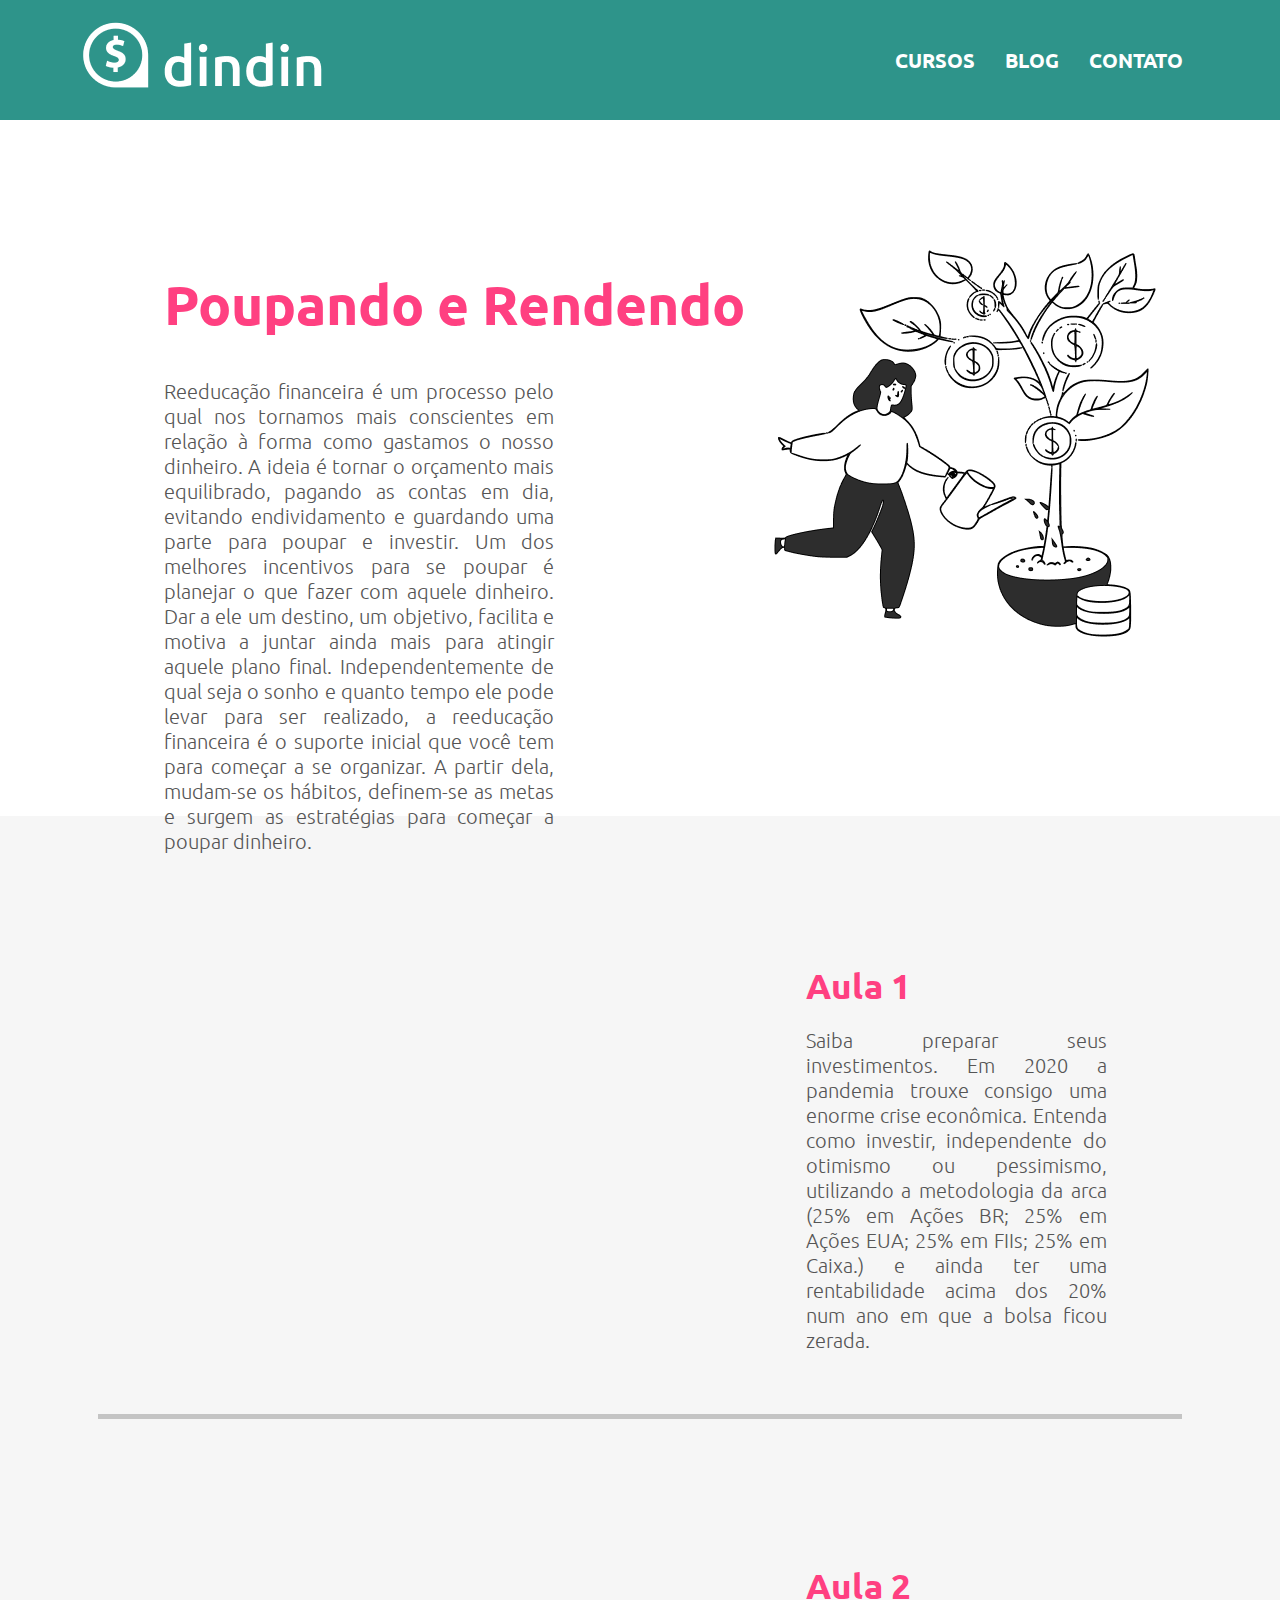
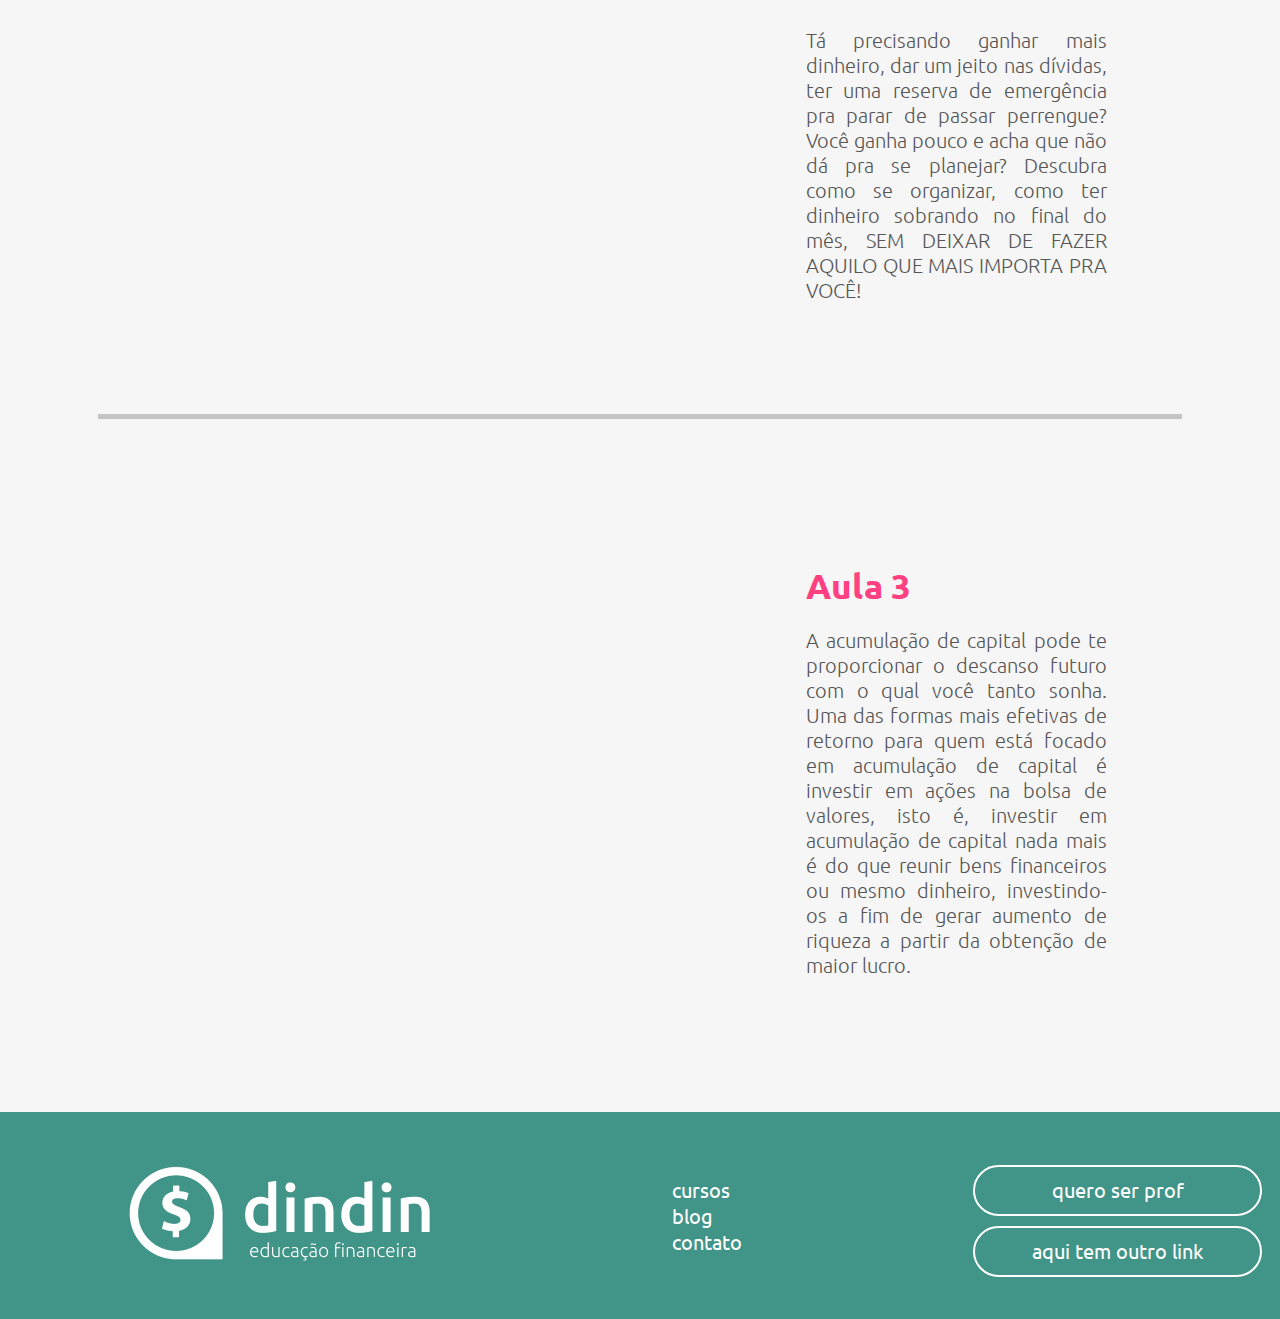
<file: curso_poup.html>
<!DOCTYPE html>
<html lang="pt-br">
    <head>
        <meta charset="UTF-8" />
        <meta http-equiv="X-UA-Compatible" content="IE=edge" />
        <meta name="viewport" content="width=device-width, initial-scale=1.0" />
        <link rel="preconnect" href="https://fonts.googleapis.com" />
        <link rel="preconnect" href="https://fonts.gstatic.com" crossorigin />
        <link
        href="https://fonts.googleapis.com/css2?family=Ubuntu:ital,wght@0,300;0,400;0,500;0,700;1,400;1,700&display=swap" rel="stylesheet"/>
        <link rel="stylesheet" href="curso_poup.css">
        <title>.:CURSO POUPANDO:.</title>
    </head>
    
    <body>
<!-- INICIO HEADER BLEND DINDIN -->
<header>
    <div id="logoENome">
      <div id="logo">
        <a href="index.html"
          ><img id="logo1" src="imagens/logo-header.png" alt="logo"
        /></a>
      </div>
    </div>

    <div id="navbar">
      <ul>
        <li><a href="cursos.html">CURSOS</a></li>
        <li><a href="blog.html">BLOG</a></li>
        <li><a href="contato.html">CONTATO</a></li>
      </ul>
    </div>
  </header>
<!-- FIM HEADER BLEND DINDIN -->   

        <main>
<!-- INICIO TITUTLO DINDIN -->
<section id="iniciante">
    <div class="superior">
        <div>
            <div class="dindin2--PLANTA">

                <diV class="dindin2__description dindin2__description--COMUM">
                    <h2 class="dindin2__title">Poupando e Rendendo</h2>
                    <div class="dindin2_paragraph dindin2_paragraph--COMUM">
                        <p class="dindin2_paragraph dindin2_paragraph--COMUM">
                            Reeducação financeira é um processo pelo qual nos tornamos mais conscientes em relação à forma como gastamos o nosso dinheiro. A ideia é tornar o orçamento mais equilibrado, pagando as contas em dia, evitando endividamento e guardando uma parte para poupar e investir. Um dos melhores incentivos para se poupar é planejar o que fazer com aquele dinheiro. Dar a ele um destino, um objetivo, facilita e motiva a juntar ainda mais para atingir aquele plano final. Independentemente de qual seja o sonho e quanto tempo ele pode levar para ser realizado, a reeducação financeira é o suporte inicial que você tem para começar a se organizar. A partir dela, mudam-se os hábitos, definem-se as metas e surgem as estratégias para começar a poupar dinheiro.</p>
                    </div>       
                </div>

                <div class="dindin2--PLANTA__wrapper-img">
                    <img src="imagens/ilustra-investimento.png" alt="PLANTA" class="dindin2--PLANTA__img"/>
                </div>
            </div>

        </div>
    </div>
</section>
<!-- FIM TITULO DINDIN -->

<!-- INICIO MIOLO DINDIN -->
            <section id="XPTZ2">
                <div class="container">
                    <div>
    
                        <div class="dindin2--AULA1">
                            <div class="iframe-container">
                                <iframe width="560" height="315" src="https://www.youtube.com/embed/5S31fTzidNQ" title="YouTube video player" frameborder="0" allow="accelerometer; autoplay; clipboard-write; encrypted-media; gyroscope; picture-in-picture" allowfullscreen></iframe>
                            </div>
                                
                            
                            <diV class="dindin2__description dindin2__description--COMUM">
                                <h4 class="dindin2__subtitle">Aula 1</h4>
                                <p class="dindin2_paragraph dindin2_paragraph--COMUM">
                                    Saiba preparar seus investimentos. Em 2020 a pandemia trouxe consigo uma enorme crise econômica. Entenda como investir, independente do otimismo ou pessimismo, utilizando a metodologia da arca (25% em Ações BR; 25% em Ações EUA; 25% em FIIs; 25% em Caixa.) e ainda ter uma rentabilidade acima dos 20% num ano em que a bolsa ficou zerada.</p>
                            </div>
                        </div>

                        <hr>
                        
                        <div class="dindin2--PLANTA">
                            <div class="iframe-container">
                                <iframe width="560" height="315" src="https://www.youtube.com/embed/dSLhykOui3Y" title="YouTube video player" frameborder="0" allow="accelerometer; autoplay; clipboard-write; encrypted-media; gyroscope; picture-in-picture" allowfullscreen></iframe>
                            </div>
                        
                            <diV class="dindin2__description dindin2__description--COMUM">
                                <h4 class="dindin2__subtitle">Aula 2</h4>
                                <p class="dindin2_paragraph dindin2_paragraph--COMUM">
                                    Tá precisando ganhar mais dinheiro, dar um jeito nas dívidas, ter uma reserva de emergência pra parar de passar perrengue? Você ganha pouco e acha que não dá pra se planejar? Descubra como se organizar, como ter dinheiro sobrando no final do mês, SEM DEIXAR DE FAZER AQUILO QUE MAIS IMPORTA PRA VOCÊ! </p>
                            </div>
                        </div>

                        <hr>

                        <div class="dindin2--AULA3">
                            <div class="iframe-container">
                                <iframe width="560" height="315" src="https://www.youtube.com/embed/s0kuSzrA3nw" title="YouTube video player" frameborder="0" allow="accelerometer; autoplay; clipboard-write; encrypted-media; gyroscope; picture-in-picture" allowfullscreen></iframe>
                            </div>
                               
                            <diV class="dindin2__description dindin2__description--COMUM">
                                <h4 class="dindin2__subtitle">Aula 3</h4>
                                <p class="dindin2_paragraph dindin2_paragraph--COMUM">
                                    A acumulação de capital pode te proporcionar o descanso futuro com o qual você tanto sonha. Uma das formas mais efetivas de retorno para quem está focado em acumulação de capital é investir em ações na bolsa de valores, isto é, investir em acumulação de capital nada mais é do que reunir bens financeiros ou mesmo dinheiro, investindo-os a fim de gerar aumento de riqueza a partir da obtenção de maior lucro.</p>
                            </div>
                        </div>

                    </div>
                </div>
            </section>
<!-- FIM MIOLO DINDIN -->

        </main>
    

        <footer>
            <div id="logof">
              <a href="index.html"
                ><img id="logo2" src="imagens/logo-footer.png" alt="logo"
              /></a>
            </div>
      
            <div id="navbar">
              <ul>
                <li><a href="cursos.html">cursos</a></li>
                <li><a href="blog.html">blog</a></li>
                <li><a href="contato.html">contato</a></li>
              </ul>
            </div>
            <div id="maisbotoes">
              <div id="botao1">
                <a href="contato.html"><button>quero ser prof</button></a>
              </div>
              <div id="botao2">
                <a href="contato.html"><button>aqui tem outro link</button></a>
              </div>
            </div>
          </footer>
          <div vw class="enabled"> 
            <div vw-access-button class="active"></div> 
            <div vw-plugin-wrapper> 
              <div class="vw-plugin-top-wrapper"></div> 
            </div> 
          </div> 
          <script src="https://vlibras.gov.br/app/vlibras-plugin.js"></script> 
          <script> 
            new window.VLibras.Widget('https://vlibras.gov.br/app'); 
          </script>
    </body>
</html>
</file>
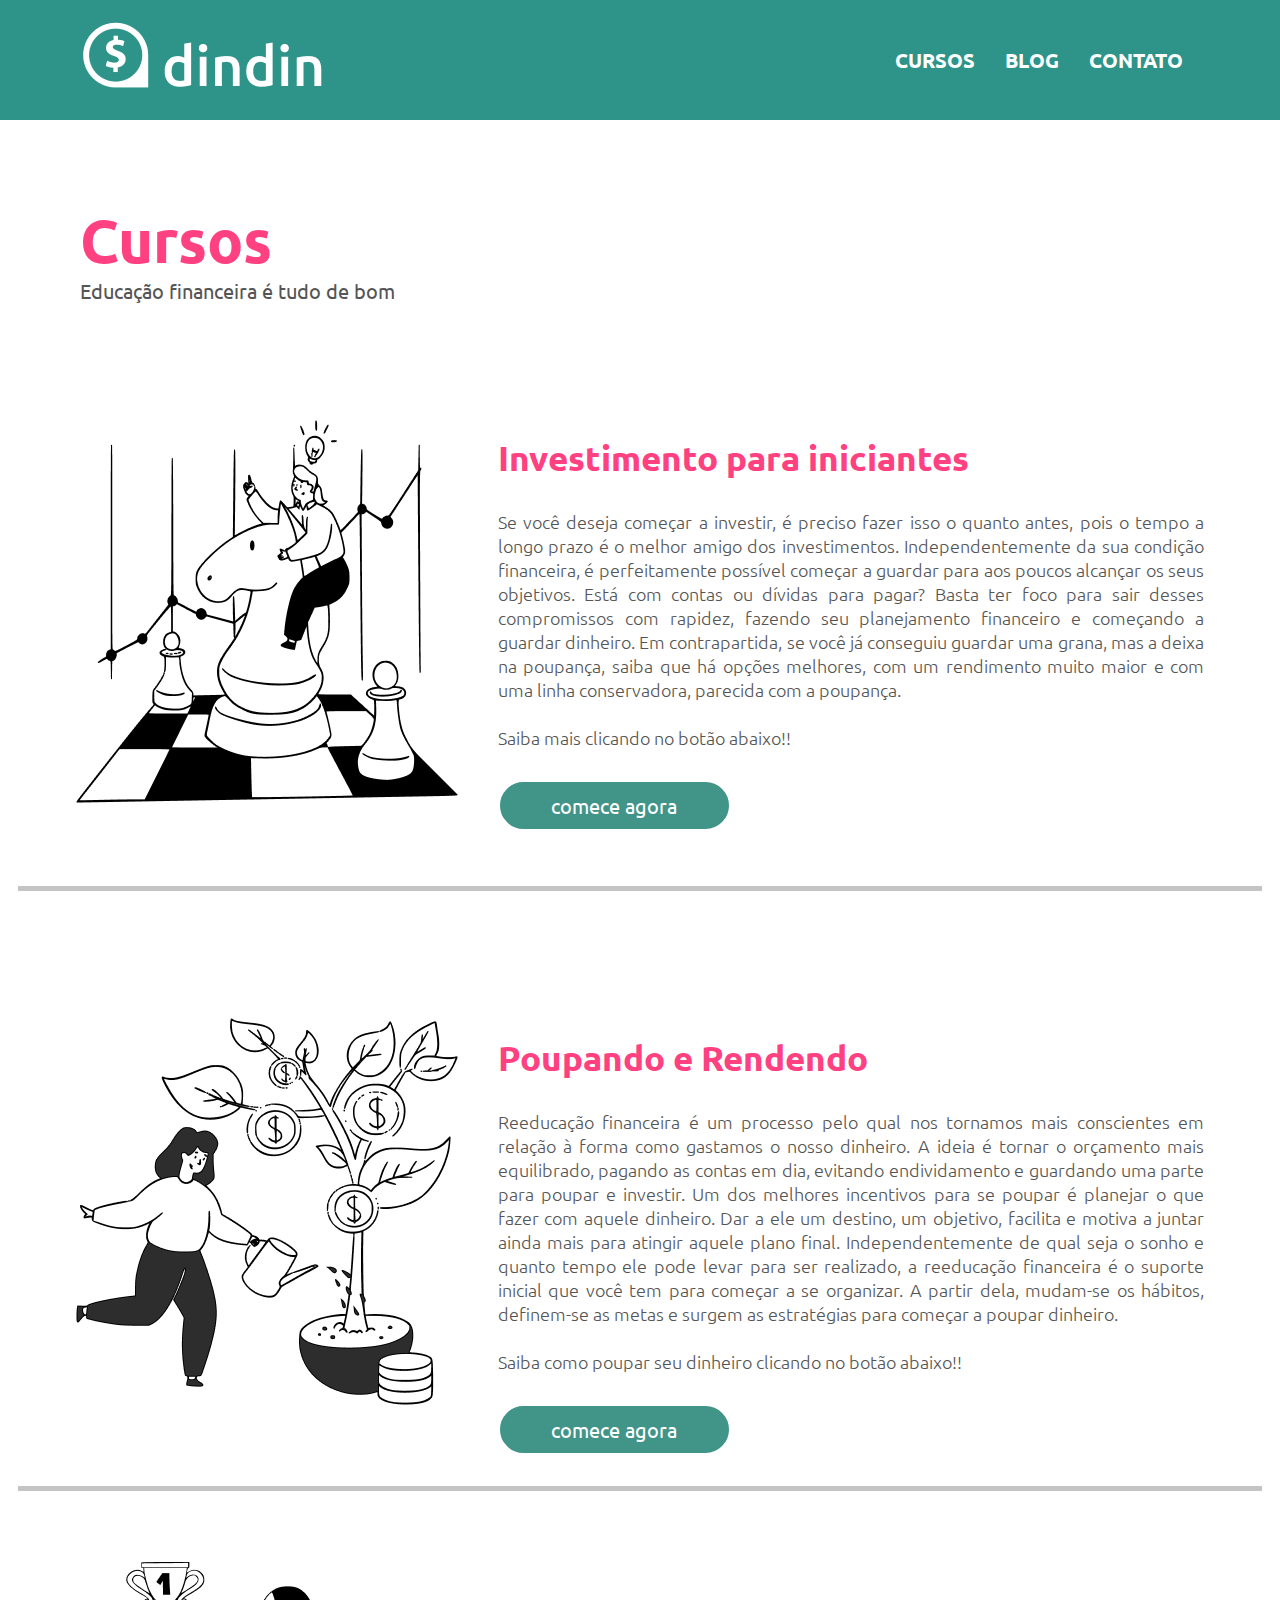
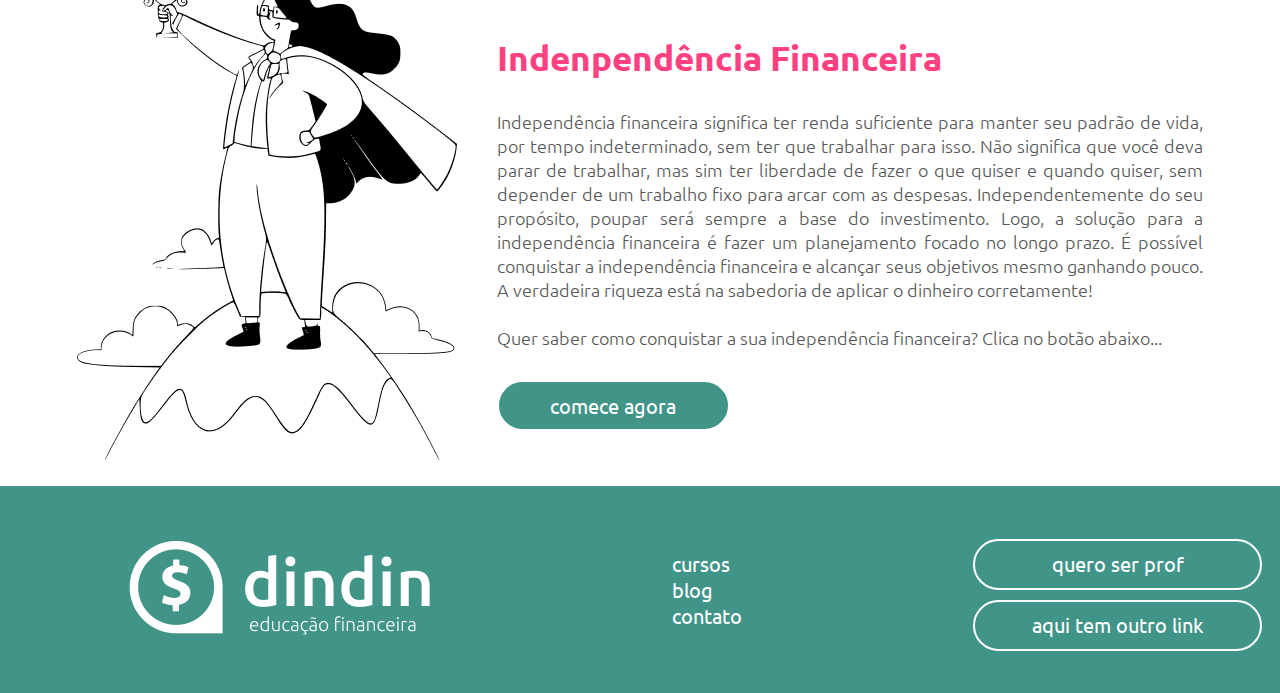
<file: cursos.html>
<!DOCTYPE html>
<html lang="pt-br">
    <head>
        <meta charset="UTF-8" />
        <meta http-equiv="X-UA-Compatible" content="IE=edge" />
        <meta name="viewport" content="width=device-width, initial-scale=1.0" />
        <link rel="preconnect" href="https://fonts.googleapis.com" />
        <link rel="preconnect" href="https://fonts.gstatic.com" crossorigin />
        <link
        href="https://fonts.googleapis.com/css2?family=Ubuntu:ital,wght@0,300;0,400;0,500;0,700;1,400;1,700&display=swap" rel="stylesheet"/>
        <link rel="stylesheet" href="cursos.css">
        <title>.:CURSOS:.</title>
    </head>
    
    <body>
<!-- INICIO HEADER BLEND DINDIN -->
<header>
    <div id="logoENome">
      <div id="logo">
        <a href="index.html"
          ><img id="logo1" src="imagens/logo-header.png" alt="logo"
        /></a>
      </div>
    </div>

    <div id="navbar">
      <ul>
        <li><a href="cursos.html">CURSOS</a></li>
        <li><a href="blog.html">BLOG</a></li>
        <li><a href="contato.html">CONTATO</a></li>
      </ul>
    </div>
  </header>
<!-- FIM HEADER BLEND DINDIN -->   

        <main>
<!-- INICIO TITUTLO DINDIN -->
            <section class="Titulo">
                <h1>Cursos</h1>
                <p>Educação financeira é tudo de bom</p>
            </section> 
<!-- FIM TITULO DINDIN -->

<!-- INICIO MIOLO DINDIN -->
            <section id="XPTZ2">
                <div class="container">
                    <div>

                        <div class="dindin2--XADREZ">
                            <div class="dindin2--XADREZ__wrapper-img">
                                <img src="imagens/ilustra-poupando.png" alt="XADREZ" class="dindin2--XADREZ__img"/>
                            </div>
                            <diV class="dindin2__description dindin2__description--COMUM">
                                <h4 class="dindin2__title">Investimento para iniciantes</h4>
                                <p class="dindin2_paragraph dindin2_paragraph--COMUM">
                                    Se você deseja começar a investir, é preciso fazer isso o quanto antes, pois o tempo a longo prazo é o melhor amigo dos investimentos. Independentemente da sua condição financeira, é perfeitamente possível começar a guardar para aos poucos alcançar os seus objetivos.
                                    Está com contas ou dívidas para pagar? Basta ter foco para sair desses compromissos com rapidez, fazendo seu planejamento financeiro e começando a guardar dinheiro. Em contrapartida, se você já conseguiu guardar uma grana, mas a deixa na poupança, saiba que há opções melhores, com um rendimento muito maior e com uma linha conservadora, parecida com a poupança.     
                                    <br><br>
                                    Saiba mais clicando no botão abaixo!!</p>
                                <a href="curso_invest.html"><button class="btncomece">comece agora</button></a>
                            </div>
                        </div>

                        <hr>
                        
                        <div class="dindin2--PLANTA">
                            <div class="dindin2--PLANTA__wrapper-img">
                                <img src="imagens/ilustra-investimento.png" alt="PLANTA" class="dindin2--PLANTA__img"/>
                            </div>
                            
                            <diV class="dindin2__description dindin2__description--COMUM">
                                <h4 class="dindin2__title">Poupando e Rendendo</h4>
                                <p class="dindin2_paragraph dindin2_paragraph--COMUM">
                                    Reeducação financeira é um processo pelo qual nos tornamos mais conscientes em relação à forma como gastamos o nosso dinheiro. A ideia é tornar o orçamento mais equilibrado, pagando as contas em dia, evitando endividamento e guardando uma parte para poupar e investir. Um dos melhores incentivos para se poupar é planejar o que fazer com aquele dinheiro. Dar a ele um destino, um objetivo, facilita e motiva a juntar ainda mais para atingir aquele plano final. Independentemente de qual seja o sonho e quanto tempo ele pode levar para ser realizado, a reeducação financeira é o suporte inicial que você tem para começar a se organizar. A partir dela, mudam-se os hábitos, definem-se as metas e surgem as estratégias para começar a poupar dinheiro.
                                    <br><br>
                                    Saiba como poupar seu dinheiro clicando no botão abaixo!!</p>
                                <a href="curso_poup.html"><button class="btncomece">comece agora</button></a>
                            </div>
                        </div>

                        <hr>

                        <div class="dindin2--TROFEU">
                            <div class="dindin2--TROFEU__wrapper-img">
                                <img src="imagens/ilustra-independencia.png" alt="TROFEU" class="dindin2--TROFEU__img"/>
                            </div>
                            <diV class="dindin2__description dindin2__description--COMUM">
                                <h4 class="dindin2__title">Indenpendência Financeira</h4>
                                <p class="dindin2_paragraph dindin2_paragraph--COMUM">
                                    Independência financeira significa ter renda suficiente para manter seu padrão de vida, por tempo indeterminado, sem ter que trabalhar para isso. Não significa que você deva parar de trabalhar, mas sim ter liberdade de fazer o que quiser e quando quiser, sem depender de um trabalho fixo para arcar com as despesas. Independentemente do seu propósito, poupar será sempre a base do investimento. Logo, a solução para a independência financeira é fazer um planejamento focado no longo prazo. É possível conquistar a independência financeira e alcançar seus objetivos mesmo ganhando pouco. A verdadeira riqueza está na sabedoria de aplicar o dinheiro corretamente! 
                                    <br><br>
                                    Quer saber como conquistar a sua independência financeira? Clica no botão abaixo...</p>
                                <a href="curso_indfin.html"><button class="btncomece">comece agora</button></a>
                            </div>
                        </div>

                    </div>
                </div>
            </section>
<!-- FIM MIOLO DINDIN -->

        </main>
    

        <footer>
            <div id="logof">
              <a href="index.html"
                ><img id="logo2" src="imagens/logo-footer.png" alt="logo"
              /></a>
            </div>
      
            <div id="navbar">
              <ul>
                <li><a href="cursos.html">cursos</a></li>
                <li><a href="blog.html">blog</a></li>
                <li><a href="contato.html">contato</a></li>
              </ul>
            </div>
            <div id="maisbotoes">
              <div id="botao1">
                <a href="contato.html"><button>quero ser prof</button></a>
              </div>
              <div id="botao2">
                <a href="contato.html"><button>aqui tem outro link</button></a>
              </div>
            </div>
          </footer>
          <div vw class="enabled"> 
            <div vw-access-button class="active"></div> 
            <div vw-plugin-wrapper> 
              <div class="vw-plugin-top-wrapper"></div> 
            </div> 
          </div> 
          <script src="https://vlibras.gov.br/app/vlibras-plugin.js"></script> 
          <script> 
            new window.VLibras.Widget('https://vlibras.gov.br/app'); 
          </script>
    </body>
</html>
</file>
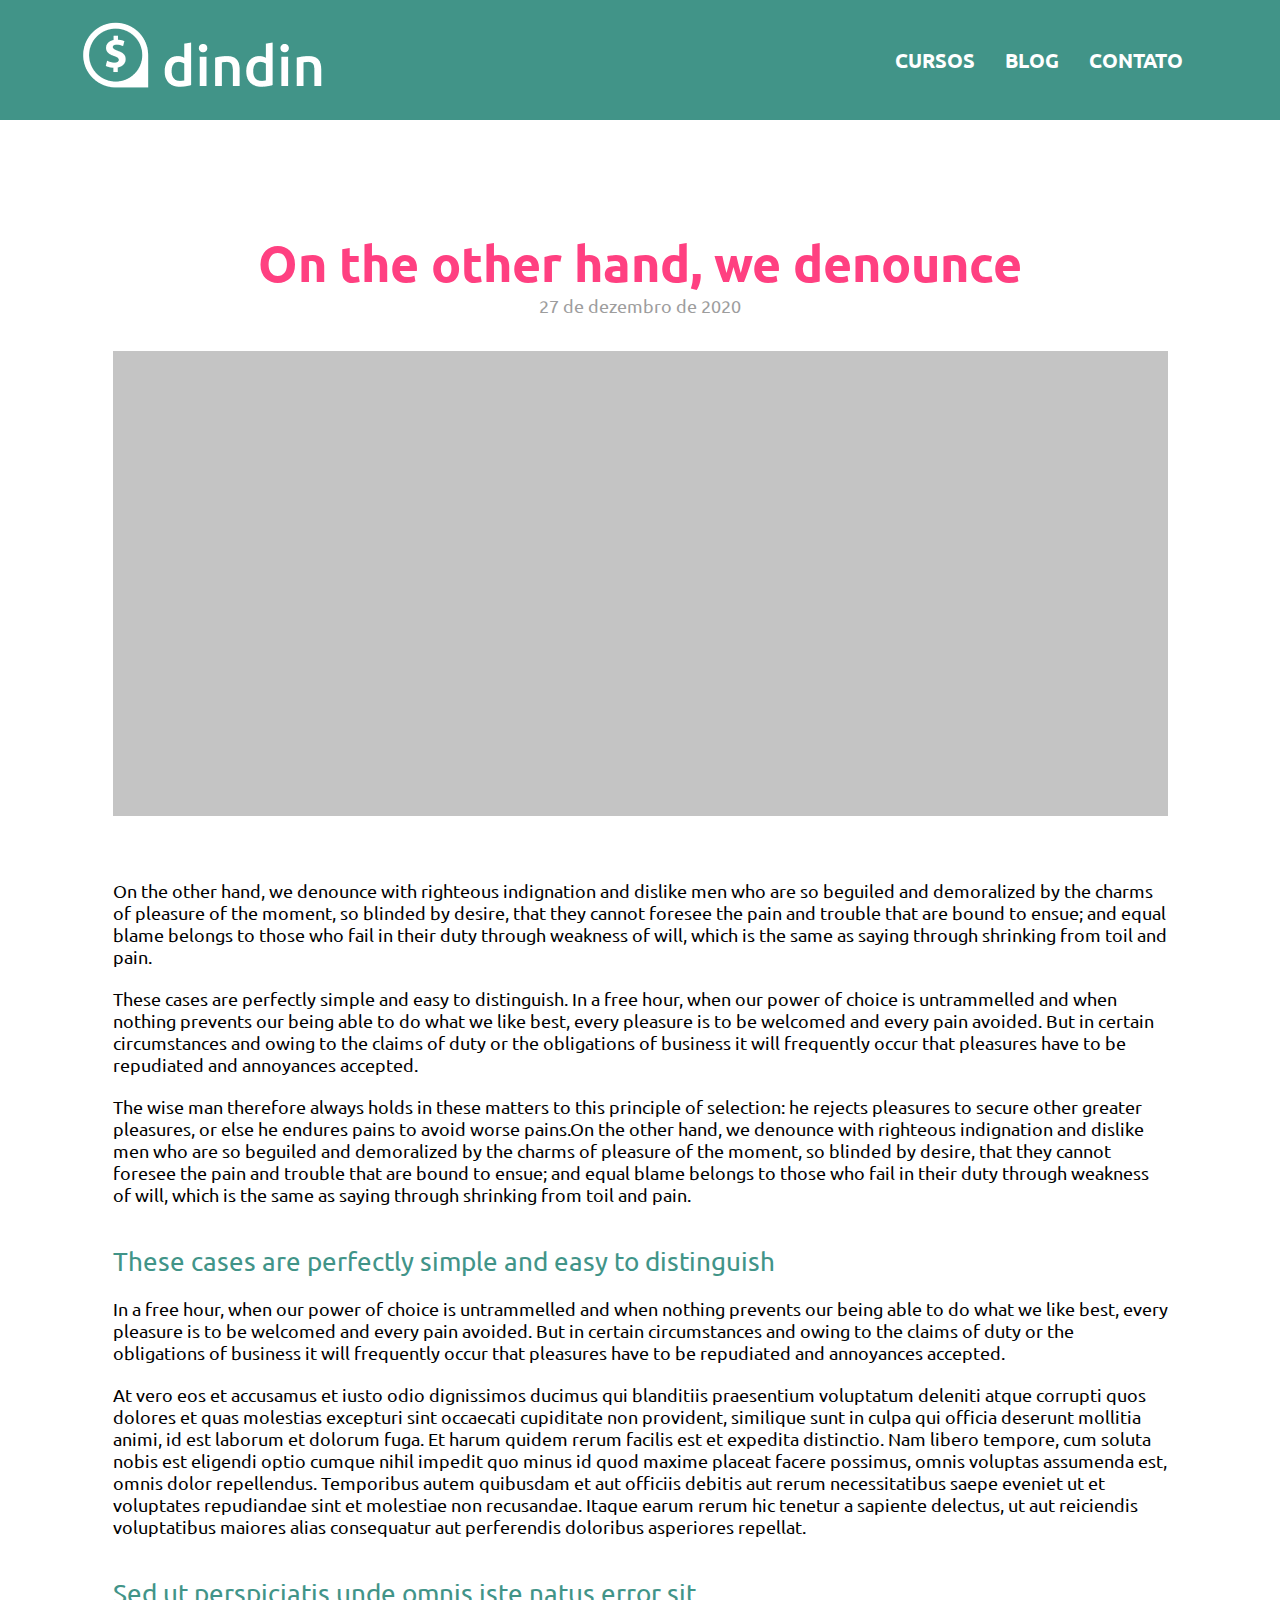
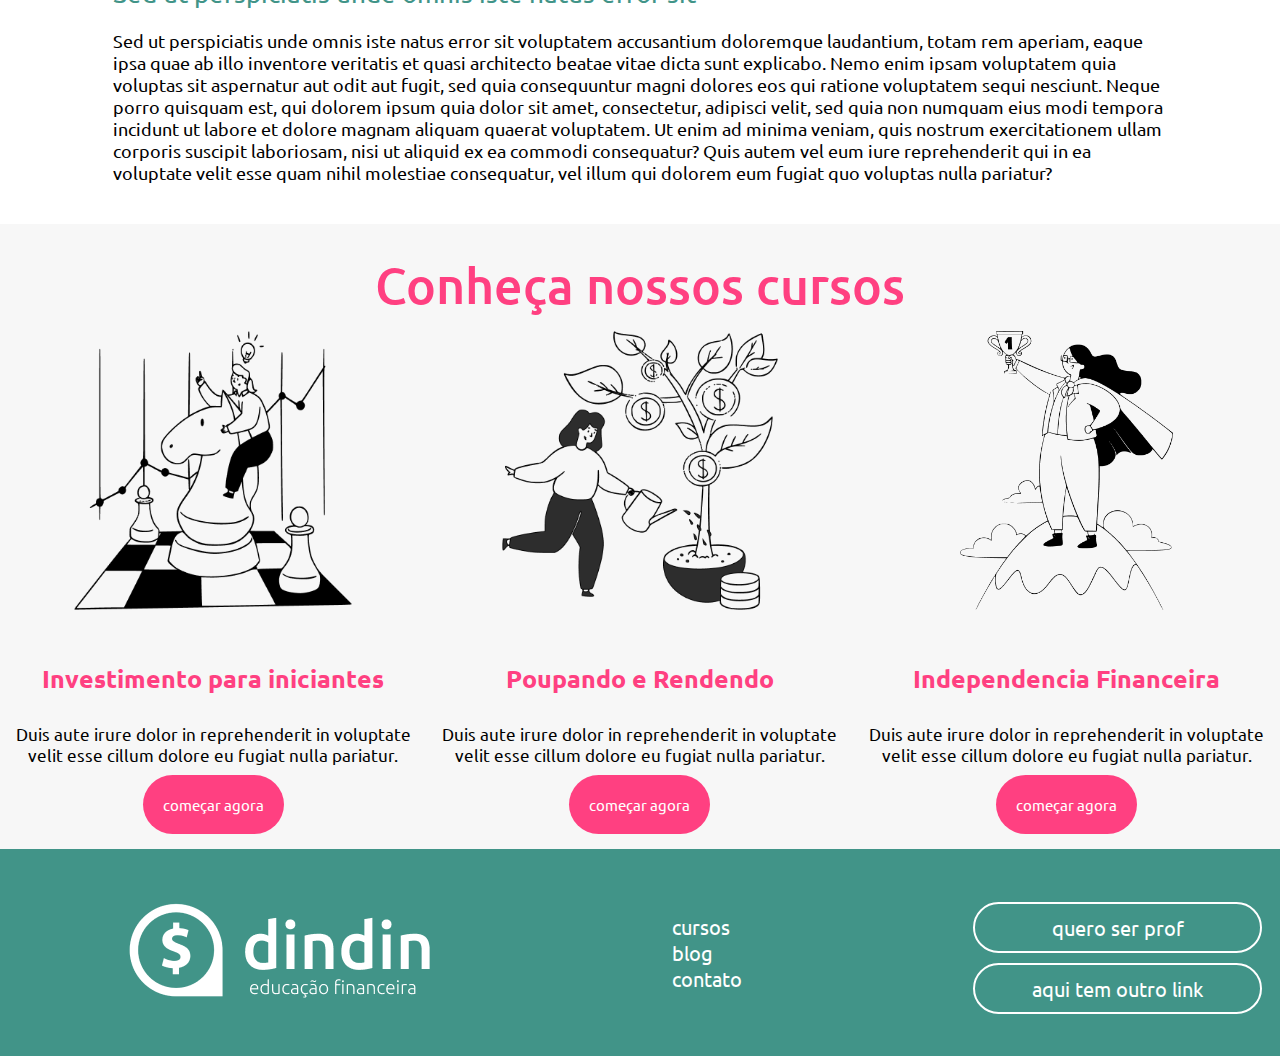
<file: post.html>
<!DOCTYPE html>
<html lang="pt-br">

<head>
  <meta charset="UTF-8" />
  <meta http-equiv="X-UA-Compatible" content="IE=edge" />
  <meta name="viewport" content="width=device-width, initial-scale=1.0" />
  <link rel="preconnect" href="https://fonts.googleapis.com" />
  <link rel="preconnect" href="https://fonts.gstatic.com" crossorigin />
  <link
    href="https://fonts.googleapis.com/css2?family=Ubuntu:ital,wght@0,300;0,400;0,500;0,700;1,400;1,700&display=swap"
    rel="stylesheet" />
  <link rel="stylesheet" href="post.css" />
  <link rel="stylesheet" href="headerfooter.css">
  <title>.: POST :.</title>
</head>

<body>

  <header role="banner">
    <div id="logoENome" class="logoENome">
      <div id="logo">
        <a href="index.html"><img id="logo1" src="imagens/logo-header.png" alt="logo" /></a>
      </div>
    </div>
    <div id="navbar" class="navbar">
      <ul>
        <li><a href="cursos.html">CURSOS</a></li>
        <li><a href="blog.html">BLOG</a></li>
        <li><a href="contato.html">CONTATO</a></li>
      </ul>
    </div>
  </header>

  <main role="main">
    <!-- Primeira section referente a postagem principal da página -->
    <section id="container1" class="container">
      <div id="postagem1" class="postagens" role="article">
        <h1>On the other hand, we denounce</h1>
        <h5>27 de dezembro de 2020</h5>

        <div id="imagempost1" class="imagempost"></div>

        <div id="blocotxt1" class="blocotxt">
          <p>
            On the other hand, we denounce with righteous indignation and dislike men who are so beguiled and
            demoralized by the charms of pleasure of the moment, so blinded by desire, that they cannot foresee the pain
            and trouble
            that are bound to ensue; and equal blame belongs to those who fail in their duty through weakness of will,
            which
            is the same as saying through shrinking from toil and pain.
          </p><br>
          <p>
            These cases are perfectly simple and easy to distinguish. In a free hour, when our power of choice is
            untrammelled and when nothing prevents our being able to do what we like best, every pleasure is to be
            welcomed
            and every pain avoided. But in certain circumstances and owing to the claims of duty or the obligations of
            business it will frequently occur that pleasures have to be repudiated and annoyances accepted.
          </p><br>
          <p>
            The wise man therefore always holds in these matters to this principle of selection: he rejects pleasures to
            secure other greater pleasures, or else he endures pains to avoid worse pains.On the other hand, we denounce
            with righteous indignation and dislike men who are so beguiled and demoralized by the charms of pleasure of
            the
            moment, so blinded by desire, that they cannot foresee the pain and trouble that are bound to ensue; and
            equal
            blame belongs to those who fail in their duty through weakness of will, which is the same as saying through
            shrinking from toil and pain.
          </p><br><br>

          <h2>These cases are perfectly simple and easy to distinguish</h2><br>
          <p>
            In a free hour, when our power of choice is untrammelled and when nothing prevents our being able to do what
            we like best, every pleasure is to be welcomed and every pain avoided. But in certain circumstances and
            owing
            to the claims of duty or the obligations of business it will frequently occur that pleasures have to be
            repudiated and annoyances accepted.
          </p><br>
          <p>
            At vero eos et accusamus et iusto odio dignissimos ducimus qui blanditiis praesentium voluptatum deleniti
            atque corrupti quos dolores et quas molestias excepturi sint occaecati cupiditate non provident, similique
            sunt in
            culpa qui officia deserunt mollitia animi, id est laborum et dolorum fuga. Et harum quidem rerum facilis est
            et expedita distinctio. Nam libero tempore, cum soluta nobis est eligendi optio cumque nihil impedit quo
            minus
            id quod maxime placeat facere possimus, omnis voluptas assumenda est, omnis dolor repellendus. Temporibus
            autem
            quibusdam et aut officiis debitis aut rerum necessitatibus saepe eveniet ut et voluptates repudiandae sint
            et molestiae non recusandae. Itaque earum rerum hic tenetur a sapiente delectus, ut aut reiciendis
            voluptatibus
            maiores alias consequatur aut perferendis doloribus asperiores repellat.
          </p><br><br>

          <h2>Sed ut perspiciatis unde omnis iste natus error sit </h2><br>
          <p>
            Sed ut perspiciatis unde omnis iste natus error sit voluptatem accusantium doloremque laudantium, totam rem
            aperiam, eaque ipsa quae ab illo inventore veritatis et quasi architecto beatae vitae dicta sunt explicabo.
            Nemo enim ipsam voluptatem quia voluptas sit aspernatur aut odit aut fugit, sed quia consequuntur magni
            dolores eos qui ratione voluptatem sequi nesciunt. Neque porro quisquam est, qui dolorem ipsum quia dolor
            sit amet, consectetur, adipisci velit, sed quia non numquam eius modi tempora incidunt ut labore et dolore
            magnam aliquam quaerat voluptatem. Ut enim ad minima veniam, quis nostrum exercitationem ullam corporis
            suscipit laboriosam, nisi ut aliquid ex ea commodi consequatur? Quis autem vel eum iure reprehenderit qui in
            ea voluptate velit esse quam nihil molestiae consequatur, vel illum qui dolorem eum fugiat quo voluptas
            nulla pariatur?
          </p><br><br>
        </div>
      </div>
    </section>
    <!-- Segunda section referente as opções que redirecionam para as páginas de cursos -->
    <section id="container2" class="container" role="option">
      <div id="nossoscursos1" class="nossoscursos">
        <br>
        <h1>Conheça nossos cursos</h1>
        <div id="opcoescursos1" class="opcoescursos">
          <div id="investinic" class="cursos">
            <div id="imageminvest" class="imagemcurso">
              <img src="imagens/ilustra-poupando.png" class="imagemcurso-img" alt="Curso Investimento"></img>
            </div>
            <h3>Investimento para iniciantes</h3>
            <p>Duis aute irure dolor in reprehenderit in voluptate velit esse cillum dolore eu fugiat nulla pariatur.
            </p>
            <a id="btnentrarcurso1" href="curso_invest.html"><button class="btncomecaragora" role="button">começar agora</button></a>
          </div>
          <div id="pouprend" class="cursos">
            <div id="imageminvest" class="imagemcurso">
              <img src="imagens/ilustra-investimento.png" class="imagemcurso-img" alt="Curso Poupando e Rendendo"></img>
            </div>
            <h3>Poupando e Rendendo</h3>
            <p>Duis aute irure dolor in reprehenderit in voluptate velit esse cillum dolore eu fugiat nulla pariatur.
            </p>
            <a id="btnentrarcurso2" href="curso_poup.html"><button class="btncomecaragora" role="button">começar agora</button></a>
          </div>
          <div id="indfinan" class="cursos">
            <div id="imageminvest" class="imagemcurso">
              <img src="imagens/ilustra-independencia.png" class="imagemcurso-img" alt="Curso Independencia Financeira"></img>
            </div>
            <h3>Independencia Financeira</h3>
            <p>Duis aute irure dolor in reprehenderit in voluptate velit esse cillum dolore eu fugiat nulla pariatur.
            </p>
            <a id="btnentrarcurso3" href="curso_indfin.html"><button class="btncomecaragora"role="button">começar agora</button></a>
          </div>
        </div>
      </div>
    </section>

  </main>

<!-- Trecho referente a acessibilidade em Libras -->
  <div vw class="enabled">
    <div vw-access-button class="active"></div>
    <div vw-plugin-wrapper>
      <div class="vw-plugin-top-wrapper"></div>
    </div>
  </div>
  <script src="https://vlibras.gov.br/app/vlibras-plugin.js"></script>
  <script>
    new window.VLibras.Widget('https://vlibras.gov.br/app');
  </script>
<!---->

  <footer>
    <div id="logof" class="logof">
      <a href="index.html"><img id="logo2" src="imagens/logo-footer.png" alt="logo" /></a>
    </div>

    <div id="navbar" class="navbar">
      <ul>
        <li><a href="cursos.html">cursos</a></li>
        <li><a href="blog.html">blog</a></li>
        <li><a href="contato.html">contato</a></li>
      </ul>
    </div>
    <div id="maisbotoes" class="maisbotoes">
      <div id="botao1" class="botao1">
        <a href="contato.html"><button>quero ser prof</button></a>
      </div>
      <div id="botao2" class="botao2">
        <a href="contato.html"><button>aqui tem outro link</button></a>
      </div>
    </div>
  </footer>
</body>

</html>
</file>
<file: headerfooter.css>
* {
    font-family: "Ubuntu", sans-serif;
    margin: 0;
    padding: 0;
  }
  
  header {
    display: flex;
    justify-content: space-between;
    background-color: rgba(65, 148, 136, 1);
    align-items: center;
  }
  #logoENome {
    height: auto;
    width: auto;
    margin-left: 82px;
    margin-top: 20px;
    margin-bottom: 20px;
    border-radius: 0px;
  }
  header ul {
    display: flex;
    list-style: none;
    justify-content: space-between;
    font-weight: bold;
    margin-right: 82px;
    margin-top: 20px;
    margin-bottom: 20px;
  }
  header li {
    padding: 15px;
  }
  a {
    text-decoration: none;
    cursor: pointer;
    color: #fff;
  }
  footer {
    display: flex;
    justify-content: space-between;
    align-items: center;
    background-color: rgba(65, 148, 136, 1);
    position:relative;
    bottom: 0;
    width: 100%;
    height: 207px;
  }
  footer #logof {
    height: auto;
    width: auto;
    margin-left: 128px;
    margin-top: 53px;
    border-radius: 0px;
    margin-bottom: 53px;
  }
  #maisbotoes {
    height: 101.42px;
    width: 98.57px;
    /* margin-right: 128px; */
    margin-right: 208px;
    margin-top: 53px;
    border-radius: 0px;
    margin-bottom: 53px;
  }
  #navbar {
    font-size: 20px;
  }
  footer ul {
    list-style: none;
  }
  footer button {
    border: solid 2px #fff;
    background-color: rgba(65, 148, 136, 1);
    color: #fff;
    cursor: pointer;
    border-radius: 62px;
    width: 289px;
    height: 51px;
    font-size: 20px;
  }
  
  #botao2 {
    margin-top: 10px;
  }
  
  @media only screen and (max-width: 780px) {
    #logoENome {
      height: auto;
      width: auto;
      margin-left: 22px;
      margin-top: 10px;
      margin-bottom: 10px;
      border-radius: 0px;
    }
    header ul {
      margin-right: 22px;
      margin-left: -122px;
      margin-top: 10px;
      margin-bottom: 10px;
      font-size: 10px;
    }
    header li {
      padding: 5px;
    }
    footer {
      align-items: center;
      height: auto;
      width: 100%;
    }
    footer #logof {
      height: auto;
      width: 5%;
      margin-left: 5px;
      margin-top: 15px;
      border-radius: 0px;
      margin-bottom: 15px;
    }
    footer button {
      margin-top: 15px;
      border-radius: 62px;
      width: 100px;
      height: 30px;
      font-size: 10px;
      margin-left: -30px;
    }
    #maisbotoes {
      margin-right: 1px;
      margin: 0px;
      justify-content: none;
    }
    #navbar {
      text-align: center;
      font-size: 15px;
      margin-left: 100px;
    }
    #logo2 {
      width: 150px;
      margin-left: 20px;
    }
    #logo1 {
      width: 150px;
    }
    #botao2 {
      margin-top: -5px;
    }
  }
</file>
<file: post.css>
* {
  font-family: "Ubuntu", sans-serif;
  margin: 0;
  padding: 0;
}

#container1{
  display: flex;
  justify-content: center;
}

.postagens{
  align-items: center;
  position: relative;
  max-width: 1055px;
  height: 1965px;
}

#postagem1 h1{
  color: #FF4081;
  text-align: center;
  font-style: normal;
  font-size: 50px;
  margin-top: 111px;
}

h5{
  color: #9D9D9D;
  text-align: center;
  font-style: normal;
  font-size: 18px;
  font-weight:normal;
}

.imagempost{
  background-color: #C4C4C4;
  position: relative;
  max-width: 1055px;
  height: 465px;
  margin-left: auto;
  margin-top: 74px;
}

.blocotxt{
  margin-top: 64px;
}

.blocotxt p{
  position: relative;
  margin-left: auto;
  margin-left: auto;
  width: 100%;
  font-size: 18px;;
}

h2{
  color: #419488;
  font-style: normal;
  font-size: 26px;
  font-weight:normal;
  margin-left: 0px;;
}

.nossoscursos{
  background-color: #F7F7F7;
  width:100%;
  height:899px;
  position: relative;
}

.nossoscursos h1{
  color: #FF4081;
  text-align: center;
  font-style: normal;
  font-size: 50px;
  margin-top: 79px; 
  font-weight: 500;
}

.opcoescursos{
  display: flex;
  justify-content: space-between;
  margin-top: 101px;
  align-items: center;
  margin-left: 128px;
  margin-right: 129px;
  margin-bottom:0px;
}

.cursos{
  width: 344px;
  height: 563.91px;
  margin-left:auto;
  margin-right:auto;
  margin-top: 0px;
  text-align: center;
  padding: auto;
  margin-bottom:0px;
}

.imagemcurso{
  display: flex;
  align-items: center;
  justify-content: center; 
}

.imagemcurso-img{
  max-width:288px;
  max-height:279.06px;
  display:block;
  text-align: center;
  position:relative;
}

h3{
  color: #FF4081;
  font-size: 25px;
  margin-top: 52.1px;
}

.cursos p{
  margin-top: 28.32px;
  font-size: 17px;
}

.btncomecaragora{

  border: none;
  background-color: #FF4081;
  color: #fff;
  cursor: pointer;
  border-radius: 62px;
  width: 233px;
  height: 51px;
  font-size: 20px;
  margin-top: 32.02px;
}

@media only screen and (max-width: 1300px) {

  .postagens{
    align-items: center;
    position: relative;
    width: 90%;
    height: auto;
  }


  .imagempost{
    position: relative;
    max-width: 100% fit-content;
    height: 30% fit-content;
    margin-left: 0px;
    margin-top: 34px;
    
  }

  .nossoscursos{
    width:100% fit-content;
    height: auto;
    position: relative;
  }

  .nossoscursos h1{
    margin-top: 10px; 
    font-weight: 500;
  }

  .opcoescursos{
    display: flex;
    justify-content: space-evenly;
    margin-top: auto;
    align-items: center;
    margin-left: auto;
    margin-right: auto;
    margin-bottom:0px;
  }

  .cursos{
    width: 400px;
    height: auto;
    margin-left:auto;
    margin-right:auto;
    margin-top: 15px;
    text-align: center;
    padding: auto;
    margin-bottom:0px;
  
  }

  .imagemcurso-img{
      max-width:288px;
      max-height:279.06px;
      display:block;
      text-align: center;
      position:relative;
  }

  .btncomecaragora{
    width: auto;
    height: auto;
    font-size: 15px;
    padding: 5%;
    margin-top: 10px;
    margin-bottom: 15px;
  }

}

@media only screen and (max-width: 900px){

  .imagemcurso-img{
    max-width:188px;
    max-height:179.06px;
    display:block;
    text-align: center;
    position:relative;
  }

  .cursos{
    width: 200px;
  }

}

@media only screen and (max-width: 600px){

  .imagemcurso-img{
    max-width:100px;
    max-height:100px;
    display:block;
    text-align: center;
    position:relative;
  }

  #postagem1 h1,.nossoscursos h1{
    font-size: 45px;
  }

  .blocotxt p, h5{
    font-size: 16px;;
  }

  h2{
    font-size: 23px;
  }

  h3{
    font-size: 22px;
  }

  .cursos{
    width: 170px;
  }
  
  .cursos p{
    font-size: 15px;
  }
  
  .btncomecaragora{
     font-size: 14px;
  }

}

@media only screen and (max-width: 450px){

  #postagem1 h1{
    font-size: 40px;
    margin-top: 60px;
  }
  
  .imagempost{
    position: relative;
    max-width: 100%;
    height: 5% fit-content;
    max-height: 250px;
    margin-left: 0px;
    margin-top: 34px;
  }

  .blocotxt p{
    font-size: 13px;;
  }

  h2{
    font-size: 20px;
  }
   
  .opcoescursos{
    display: block;
  }
 
  .nossoscursos h1{
    font-size: 40px;
  }

  h3{
  font-size: 20px;
  margin-top: 5px;
  }

  .cursos p{
    font-size: 15px;
    margin-left: 5px;
    margin-top: 5px;
  }

  .btncomecaragora{
    padding: 3%;

  }

}
</file>
<file: index.css>
* { 
    font-family: 'Ubuntu', sans-serif; 
    margin: 0; 
    padding: 0; 
} 
 
main{
    width: 100%;
}
#inicio{
   display:flex;
   justify-content: space-around;
   align-content:center;
}

#titulo{
    position: absolute;
    width: 488px;
    height: 216px;
    margin-top:125px;
    margin-left: 0px;
    font-style: normal;
    font-weight: bold;
    font-size: 60px;
    line-height: 69px;
    color: #FF4081;
    text-align: left;
}

#subtitulo{
    height: 62px;
    width: 350px;
    margin-top: 360px;
    margin-left: 0px;
    font-size: 27px;
    font-style: normal;
    font-weight: 400;
    line-height: 31.02px;
    text-align: left;
    position: absolute;
    font-style: normal;
    font-weight: normal;
    color: #555555;
}

.primeirobotao{
    height: 51px;
    width: 268px;
    margin-top: 460px;
    margin-left: 0px;
    border-radius: 62px;
    position: absolute;
    color: #FF4081;
    font-size: 27px;
    border: 2px solid #FF4081;
    background-color:#FFF;
    box-sizing: border-box;
    border-radius: 62px;
    cursor: pointer;
}

#ilustra-banner{
    height: 511px;
    width: 501px;
    margin-left: 0px;
    margin-top: 135px;
    border-radius: 0px;
    margin-bottom: 66px;
}

#nossoscusosini{
    background-color: #F7F7F7;
    width:100%;
    height: 730px;
    position: relative;
}

#titulosobre{
    display:flex;
    justify-content: space-evenly;
    margin-left: -250px;
}

#segundotitulo{
    color: #009688;
    margin-top: 0px;
    text-align: left;
    font-size: 37px;
    margin-top: 119px;
    position: relative;

}
#comentarios{
    width:100%;
    height:701px;
    position: relative;
    display: block;
}

.comentariocont{
    display: flex;
    justify-content: space-evenly;
    margin-top: 101px;
    align-items:flex-start;
    margin-bottom:0px;
    text-align: left;
    width: 100%;
}

.blocoscoment{
    display:flex;
    justify-content: space-between;
    display: block;
    margin-top: 0px;
}

.comentariocl{
    width: 100%;
    height: 50%;
    display:flex;
    justify-content: space-between;
}

#bola1,#bola2 {
    width: 104px;
    height: 104px;
    margin-top: 0px;
    position:relative;
}

#bola3,#bola4{
    width: 104px;
    height: 104px;
    margin-top: 86px;
    margin-left:0px;
    margin-right: 0px;
    position:relative;
    margin-bottom: 160px; 
}

#lado1,#lado2{
    font-family: Nunito;
    font-style: normal;
    font-weight: 300;
    font-size: 18px;
    width: 363px;
    height: 70.27px;
    line-height: 25px;
    margin-top: 0px; 
    margin-left: 10px;
    position: relative;
}

#lado3, #lado4{
    font-family: Nunito;
    font-style: normal;
    font-weight: 300;
    font-size: 18px;
    width: 363px;
    height: 70.27px;
    line-height: 25px;
    margin-top: 86px;
    margin-left: 0px;
    margin-left: 10px;
    position: relative;
}

#terceirotitulo{
    color: #009688;
    width: 530px;
    height: 43px;
    font-style: normal;
    font-size: 37px;
    line-height: 43px;
    margin-top: 91px;
    position: relative;
}

#conteudo{
    background-color: #f7f7f7;
    position: relative;
    width:100%;
    height:838px;
    display:block;
}

 #blococonteudo{
    display:flex;
    justify-content: space-evenly;
    margin-left: -70px;
} 

#containerconteudo{
    display:flex;
    justify-content: space-evenly;
    align-content:center;
}

.subtitbloc4{
    position: relative;
    margin-top: 277px;
    color: #009688;
    font-size: 27px;
    cursor: pointer;
}

#rec1,#rec2,#rec3{
    margin-top: 73px;
    margin-left: auto;
    position:absolute;
    margin-bottom: 330px;
}

#rec01,#rec02,#rec03{
    position: absolute; 
    width: 319px; 
    height: 114px;
    font-style: normal; 
    font-size: 18px; 
    line-height: 31px; 
}

#ultimobotao{
    position: absolute; 
    width: 289px; 
    height: 51px; 
    margin-top: 226px;
    border: 2px solid #FF4081; 
    box-sizing: border-box; 
    border-radius: 62px;
    font-style: normal; 
    font-weight: normal; 
    font-size: 25px; 
    line-height: 29px; 
    color: #FF4081;
    background-color: #f7f7f7;
    cursor: pointer;
}

#botao3{
    display:flex;
    align-items: center;
    justify-content: center;
    margin-left: -300px;
}


@media only screen and (max-width: 1200px){

    main{
        width: 100%;
    }
    #inicio{
        display:flex;
        justify-content: space-around;
     }

    #titulo{
        position: relative;
        max-width: 388px;
        width: auto;
        height: auto;
        margin-top:75px;
        font-size: 50px;
    }
    
    #subtitulo{
        position: relative;
        height: 62px;
        max-width: 350px;
        width: auto;
        margin-top: 19px;
        font-size:22px ;
    }
    
    .primeirobotao{
        position: relative;
        padding: 10px;
        height: auto;
        width: auto;
        margin-top: 46.5px;
        font-size:22px ;
    }
    
    #ilustra-banner{
        height: 411px;
        width: 401px ;
        margin-top:75px;
        margin-right: 35px;
    }
 
    #nossoscusosini{
        height: auto;
     }
    
     #titulosobre{
        display:flex;
        justify-content: space-evenly;
        margin-left: -250;
    }
    
    #segundotitulo{
        color: #009688;
        margin-top: 0px;
        text-align: left;
        font-size: 30px;
        margin-top: 119px;
        position: relative;
    }

    #comentarios{
        width:100%;
        height:auto;
        position: relative;
        display: block;
    }
    
    .comentariocont{
        display: flex;
        justify-content: space-evenly;
        margin-top: 101px;
        margin-bottom:0px;
        text-align: left;
        width: 100%;
    }
    
    .blocoscoment{
        display:flex;
        justify-content: space-between;
        display: block;
        margin-top: 0px;
    }
    
    .comentariocl{
        width: 100%;
        height: 50%;
        display:flex;
        justify-content: space-between;
        font-size: 17px; 
    }

    #conteudo{
        background-color: #f7f7f7;
        position: relative;
        width:100%;
        height:838px;
        display:block;
    }
    
     #blococonteudo{
        display:flex;
        justify-content: space-evenly;
        margin-left: 0px;
    } 
    
    #containerconteudo{
        display:flex;
        justify-content: space-evenly;
        align-content:center;
        width: 100%;
    }

    #terceirotitulo{
        width: auto;
        height: auto;
        font-style: normal;
        font-size: 30px;
        line-height: 0px;
        margin-top: 91px;
        position: relative;
        margin-left: -150px;
    }

    .subtitbloc4{
        position: relative;
        margin-top: 285px;
        font-size: 20px;
        cursor: pointer;
    }
 
    .colunasdepo{
        width: 30%;
    }
    
    #rec1,#rec2,#rec3{
        width: 30%;
        margin-top: 73px;
        margin-left: auto;
        position:absolute;
        margin-bottom: 330px;
    }
    
    #rec01,#rec02,#rec03{
        position: absolute; 
        width: 319px; 
        height: 114px;
        font-style: normal; 
        font-size: 17px; 
        line-height: 31px; 
    }

    .comentariocl{
        width: 100%;
        height: 50%;
        display:flex;
        justify-content: space-between;
        margin-top: 50px;   
    }
 
}

@media only screen and (max-width: 950px){

    #titulo{
        position: relative;
        width: auto;
        height: auto;
        width: 388px;
        height: auto;
        margin-top:75px;
        font-size: 45px;
        padding: 0px;
        line-height:45px
    }
    
    #subtitulo{
        position: relative;
        height: 62px;
        max-width: 350px;
        width: auto;
        margin-top: auto;
        font-size:19px ;
    }
    
    .primeirobotao{
        position: relative;
        padding: 10px;
        height: auto;
        width: auto;
        margin-top: 26.5px;
        font-size:19px ;
    }

    #ilustra-banner{
        height: 328px;
        width: 320px ;
        margin-left: 0px;
        margin-right: 0px;
    }

    #segundotitulo{
        color: #009688;
        margin-top: 0px;
        text-align: left;
        font-size: 30px;
        margin-top: 119px;
        position: relative;
        margin-left: 100px;
    }

    #bola1,#bola2 {
        width: 94px;
        height: 94px;
        margin-top: 0px;
        position:relative;
    }
    
    #bola3,#bola4{
        width: 94px;
        height: 94px;
        margin-top: 86px;
        margin-left:0px;
        margin-right: 0px;
        position:relative;
        margin-bottom: 160px; 
    }
    
    #lado1,#lado2{
        font-family: Nunito;
        font-style: normal;
        font-weight: auto;
        font-size: 18px;
        width: auto;
        height: 70.27px;
        line-height: 25px;
        margin-top: 0px; 
        margin-left: 10px;
        position: relative;
    }
    
    #lado3, #lado4{
        font-family: Nunito;
        font-style: normal;
        font-weight: auto;
        font-size: 18px;
        width: auto;
        height: 70.27px;
        line-height: 25px;
        margin-top: 86px;
        margin-left: 0px;
        margin-left: 10px;
        position: relative;
    }

    #terceirotitulo{
        margin-left: -100px;
    }


    #rec01,#rec02,#rec03{
        position: absolute; 
        width: 30%; 
        height: 114px;
        font-style: normal; 
        font-size: 17px; 
        line-height: 31px; 
    }

    #ultimobotao{
        display:flex;
        align-items: center;
        justify-content: center;
        margin-left: 80px;
        font-size: 17px;
        width: auto;
        padding: 10px;
    }

}

@media only screen and (max-width: 700px){

    #titulo{
        position: relative;   
        width: auto;
        height: auto;
        max-width: 200px;
        margin-top:35px;
        font-size: 35px;
        padding: 0px;
        margin-left: 0px;
        line-height:35px;
    }
    
    #subtitulo{
        position: relative;
        height: 62px;
        max-width: 200px;
        width: auto;
        margin-top: auto;
        font-size:15px ;
        margin-left: 0px;
        line-height:25px
    }
    
    .primeirobotao{
        position: relative;
        padding: 10px;
        height: auto;
        width: auto;
        margin-top: 5px;
        font-size:10px ;
        margin-left:0px;
        margin-bottom: 30px;
    } 

     #ilustra-banner{
        height: 228px;
        width: auto ;
        margin-left: -90px;
        margin-right: 0px; 
        margin-top: 35px;       
    }

    #segundotitulo{
        margin-top: 0px;
        text-align: left;
        font-size: 30px;
        margin-top: 70px;
        position: relative;
        margin-left: 200px;
        margin-bottom: -70px;
    }
 
    .comentariocont{
        margin-left: 20px;
        width: 90%;
    }

    #bola1,#bola2,#bola3,#bola4 {
        width: 74px;
        height: 74px;
    }

    #lado1,#lado2,#lado3,#lado4{
        font-size: 15px;
    }

     #conteudo{
        max-height: 700px;
    } 

    #terceirotitulo{
         margin-top: 50px;
        margin-left: 0px;
        font-size: 30px;
        line-height: 30px;
        text-align: center;
    }

    .subtitbloc4{
        margin-top: 180px;
        font-size: 15px;
        margin-top: 200px;
    }

    #rec01,#rec02,#rec03{
        font-size: 15px; 
        line-height: 15px;       
    }

    #ultimobotao{
        display:flex;
        align-items: center;
        justify-content: center;
        margin-left: 80px;
        font-size: 15px;
        width: auto;
        padding: 10px;
        margin-bottom: -550px;
    }

    #botao3{
        margin-bottom: -550px;
    } 

}


@media only screen and (max-width: 450px){

    #titulo{
        position: relative;   
        width: auto;
        height: auto;
        max-width: 200px;
        margin-top:35px;
        font-size: 25px;
        padding: 0px;
        margin-left: 0px;
        line-height:35px
    }
    
    #subtitulo{
        position: relative;
        height: 62px;
        max-width: 200px;
        width: auto;
        margin-top: auto;
        font-size:15px ;
        margin-left: 0px;
        line-height:25px
    }
    
    .primeirobotao{
        position: relative;
        padding: 10px;
        height: auto;
        width: auto;
        margin-top: 5px;
        font-size:10px ;
        margin-left:0px;
        margin-bottom: 30px;
    }

    #ilustra-banner{
        height: 128px;
        width: auto ;
        margin-left: -90px;
        margin-right: 0px; 
        margin-top: 35px;
        
    }

    #comentarios{
        max-width: 300px;
        width:auto;
        height:auto;
        position: relative;
        display: block;
    }

    .comentariocont{
        display: block;
        margin-top: auto;
        margin-bottom: 50px;
        width: 100%;
        margin-left: 20px;
    }

    .blocoscoment{
        display: block;
        margin-top: 0px; 
    }

    #titulosobre{
        display:flex;
        justify-content: space-evenly;
        margin-left: 0px;
        width: 100%;
        margin-left: -60px;
    }
    
    #segundotitulo{
        color: #009688;
        margin-top: 0px;
        text-align: center;
        font-size: 25px;
        margin-top: 50px;
        position: relative;
        width: 100%;
        margin-left: 80px;
        margin-bottom: -20px;
    }

    #bola1,#bola2,#bola3,#bola4 {
        width: 54px;
        height: 54px;
        margin-top: 10px;
        position:relative;
        margin-bottom: 0px;
    }

    #lado1,#lado2,#lado3,#lado4{
        font-size: 15px;
        width: auto;
        height: auto;
        line-height: 25px;
        margin-top: 10px; 
        margin-left: 10px;
        position: relative;
        margin-bottom: 0px;
    }

    #conteudo{
        max-height: 600px;
    } 

    #terceirotitulo{
        margin-top: 50px;
        margin-left: 10px;
        font-size: 25px;
        line-height: 30px;
        text-align: center;
    }

    .subtitbloc4{
        margin-top: 150px;
        font-size: 15px;
    }

    #rec01,#rec02,#rec03{
        font-size: 15px; 
        line-height: 15px; 
    }

    #ultimobotao{
        display:flex;
        align-items: center;
        justify-content: center;
        margin-left: 80px;
        font-size: 15px;
        width: auto;
        padding: 10px;
    }


}
</file>
<file: blog.css>
* {
    font-family: 'Ubuntu', sans-serif;
    margin: 0;
    padding: 0;
}
 
header {
    display: flex;
    justify-content: space-between;
    background-color:#2E948A;
    align-items: center;
}
#logoENome {
    height: auto;
    width: auto;
    margin-left: 82px;
    margin-top: 20px;
    margin-bottom: 20px;
    border-radius: 0px;
}
header ul {
    display: flex;
    list-style: none;
    justify-content: space-between;
    font-weight: bold;
    margin-right: 82px;
    margin-top: 20px;
    margin-bottom: 20px;
}
header li {
    padding: 15px;
}
a {
    text-decoration: none;
    cursor: pointer;
    color: #fff;
}
#textoEImg{
    display: flex;
    justify-content: space-around;
}

#tituloBlog{
    position: absolute;
    width: 512px;
    height: 108px;
    left: auto;
    top: 239px;
    font-family: Ubuntu;
    font-style: normal;
    font-weight: bold;
    font-size: 47px;
    line-height: 54px;
    color: #009688;
}
#textoBlog{
    position: absolute;
    width: 461px;
    height: 110px;
    margin-left: auto;
    margin-top: 265px;
    font-style: normal;
    font-weight: 300;
    font-size: 20px;
    line-height: 23px;
}
#fotoBlog{
    width: 405px;
    height: 405px;
    margin-left: 380px;
    margin-top: 60px;
}
#retangulos6{
    background: #E5E5E5;
    width: 100%;
    height: 1500px;
    margin-top: 50px;
}
#flex1, #flex2, #flex3{
    display: flex;
    justify-content:space-around;
}
#ret1{
    position: absolute;
    width: 400px;
    height: 200px;
    left: 140px;
    top: 768px;
    background: #C4C4C4;
}
#titret1{
    position: absolute;
    width: 400px;
    height: 34px;
    left: 140px;
    top: 1000px;
    font-style: normal;
    font-weight: 500;
    font-size: 25px;
    line-height: 34px;
    color: #FF4081;
}
#pret1{ 
    position: absolute;
    width: 400px;
    height: 80px;
    left: 140px;
    top: 1050px;
    font-style: normal;
    font-weight: 300;
    font-size: 15px;
    line-height: 20px;
}
#ret2{
    position: absolute;
    width: 400px;
    height: 200px;
    right: 140px;
    top: 768px;
    background: #C4C4C4;
}
#titret2{
    position: absolute;
    width: 400px;
    height: 34px;
    right: 140px;
    top: 1000px;
    font-style: normal;
    font-weight: 500;
    font-size: 25px;
    line-height: 34px;
    color: #FF4081;
}
#pret2{
    position: absolute;
    width: 400px;
    height: 80px;
    right: 140px;
    top: 1050px;
    font-style: normal;
    font-weight: 300;
    font-size: 15px;
    line-height: 20px;
}
#ret3{
    position: absolute;
    width: 400px;
    height: 200px;
    left: 140px;
    top: 1200px;
    background: #C4C4C4;
}
#titret3{
    position: absolute;
    width: 400px;
    height: 34px;
    left: 140px;
    top: 1430px;
    font-style: normal;
    font-weight: 500;
    font-size: 25px;
    line-height: 34px;
    color: #FF4081;
}
#pret3{
    position: absolute;
    width: 400px;
    height: 80px;
    left: 140px;
    top: 1480px;
    font-style: normal;
    font-weight: 300;
    font-size: 15px;
    line-height: 20px;
}
#ret4{
    position: absolute;
    width: 400px;
    height: 200px;
    right: 140px;
    top: 1200px;
    background: #C4C4C4;
}
#titret4{
    position: absolute;
    width: 400px;
    height: 34px;
    right: 140px;
    top: 1430px;
    font-style: normal;
    font-weight: 500;
    font-size: 25px;
    line-height: 34px;
    color: #FF4081;
}
#pret4{
    position: absolute;
    width: 400px;
    height: 80px;
    right: 140px;
    top: 1480px;
    font-style: normal;
    font-weight: 300;
    font-size: 15px;
    line-height: 20px;
}
#ret5{
    position: absolute;
    width: 400px;
    height: 200px;
    left: 140px;
    top: 1630px;
    background: #C4C4C4;
}
#titret5{
    position: absolute;
    width: 400px;
    height: 34px;
    left: 140px;
    top: 1860px;
    font-style: normal;
    font-weight: 500;
    font-size: 25px;
    line-height: 34px;
    color: #FF4081;
}
#pret5{
    position: absolute;
    width: 400px;
    height: 80px;
    left: 140px;
    top: 1910px;
    font-style: normal;
    font-weight: 300;
    font-size: 15px;
    line-height: 20px;
}
#ret6{
    position: absolute;
    width: 400px;
    height: 200px;
    right: 140px;
    top: 1630px;
    background: #C4C4C4;
}
#titret6{
    position: absolute;
    width: 400px;
    height: 34px;
    right: 140px;
    top: 1860px;
    font-style: normal;
    font-weight: 500;
    font-size: 25px;
    line-height: 34px;
    color: #FF4081;
}
#pret6{
    position: absolute;
    width: 400px;
    height: 80px;
    right: 140px;
    top: 1910px;
    font-style: normal;
    font-weight: 300;
    font-size: 15px;
    line-height: 20px;
}


footer {
    display: flex;
    justify-content: space-between;
    align-items: center;
    background-color:#419488;
    position:absolute;
    margin-bottom: 0%;
    width:100%;
    height: 207px;
}
footer #logof {
    height: auto;
    width: auto;
    margin-left: 128px;
    margin-top: 53px;
    border-radius: 0px;
    margin-bottom: 53px;
}
#maisbotoes {
    height: 101.42px;
    width: 98.57px;
    margin-right: 208px;
    margin-top: 53px;
    border-radius: 0px;
    margin-bottom: 53px;
}
#navbar{
    font-size: 20px;
}
footer ul {
    list-style: none;
}
button{
    border: solid 2px #fff;
    background-color: rgba(65, 148, 136, 1);
    color: #fff;
    cursor: pointer;
    border-radius: 62px;
    width: 289px;
    height: 51px;
    font-size: 20px;
}

#botao2{
    margin-top: 10px;
}
@media only screen and (max-width: 1100px){
    #ret1{
        
        width: 320px;
        height: 180px;
        left: 50px;
        
    }
    #titret1{
        left: 50px;
        width: 320px;
        font-size: 20px;
    }
    #pret1{ 
        width: 320px;
        font-size: 13px;
        left: 50px;
    }
    #ret2{        
        width: 320px;
        height: 180px;
        right: 50px;
    }
    #titret2{
        width: 320px;
        font-size: 20px;
        right: 50px;
    }
    #pret2{
        width: 320px;
        font-size: 13px;
        right: 50px;
    }
    #ret3{
        width: 320px;
        height: 180px;
        left: 50px;
    }
    #titret3{
        width: 320px;
        font-size: 20px;
        left: 50px;
    }
    #pret3{
        width: 320px;
        font-size: 13px;
        left: 50px;
    }
    #ret4{
        width: 320px;
        height: 180px;
        right: 50px;
    }
    #titret4{
        width: 320px;
        font-size: 20px;
        right: 50px;
    }
    #pret4{
        width: 320px;
        font-size: 13px;
        right: 50px;
    }
    #ret5{
        width: 320px;
        height: 180px;
        left: 50px;
    }
    #titret5{
        width: 320px;
        font-size: 20px;
        left: 50px;
    }
    #pret5{
        width: 320px;
        font-size: 13px;
        left: 50px;
    }
    #ret6{
        width: 320px;
        height: 180px;
        right: 50px;
    }
    #titret6{
        width: 320px;
        font-size: 20px;
        right: 50px;
    }
    #pret6{
        width: 320px;
        font-size: 13px;
        right: 50px;
    }
    }       
    @media only screen and (max-width: 780px){
    #logoENome {
        height: auto;
        width: auto;
        margin-left: 22px;
        margin-top: 10px;
        margin-bottom: 10px;
        border-radius: 0px;
    }
    header ul {
        margin-right: 22px;
        margin-left: -122px;
        margin-top: 10px;
        margin-bottom: 10px;
        font-size: 10px;
    }
    header li {
        padding: 5px;
    }    
    #tituloBlog{
        width: 250px;
        left: auto;
        top: 100px;
        font-size: 15px;
    }
    #textoBlog{
        width: 250px;
        margin-left:auto;
        margin-top: 50px;
        font-weight: 300;
        font-size: 10px;
    }
    #fotoBlog{
        width: 120px;
        height: 120px;
        margin-left: 200px;
        margin-top: 30px;
    }
    #retangulos6{
        height: 800px;
        margin-top: 30px;
    }
    #ret1{
        width: 200px;
        height: 80px;
        left: 40px;
        top: 300px;
    }
    #titret1{
        width: 200px;
        left: 40px;
        top: 375px; 
        font-size: 13px;
    }
    #pret1{ 
        width: 200px;
        left: 40px;
        top: 405px;
        font-size: 10px;
    }
    #ret2{
        width: 200px;
        height: 80px;
        right: 40px;
        top: 300px;
    }
    #titret2{
        width: 200px;
        right: 40px;
        top: 375px;
        font-size: 13px;
    }
    #pret2{
        width: 200px;
        right: 40px;
        top: 405px;
        font-size: 10px;
    }
    #ret3{
        width: 200px;
        height: 80px;
        left: 40px;
        top: 550px;
    }
    #titret3{
        width: 200px;
        left: 40px;
        top: 625px;
        font-size: 13px;
    }
    #pret3{
        width: 200px;
        left: 40px;
        top: 655px;
        font-size: 10px;
    }
    #ret4{
        width: 200px;
        height: 80px;
        right: 40px;
        top: 550px;
    }
    #titret4{
        width: 200px;
        right: 40px;
        top: 625px;
        font-size: 13px;
    }
    #pret4{
        width: 200px;
        right: 40px;
        top: 655px;
        font-size: 10px;
    }
    #ret5{
        width: 200px;
        height: 80px;
        left: 40px;
        top: 800px;
    }
    #titret5{
        width: 200px;
        left: 40px;
        top: 875px;
        font-size: 13px;
    }
    #pret5{
        width: 200px;
        left: 40px;
        top: 905px;
        font-size: 10px;
    }
    #ret6{
        width: 200px;
        height: 80px;
        right: 40px;
        top: 800px;
    }
    #titret6{
        width: 200px;
        right: 40px;
        top: 875px;
        font-size: 13px;
    }
    #pret6{
        width: 200px;
        right: 40px;
        top: 905px;
        font-size: 10px;
    }
    footer {
        align-items: center;
        height: auto;
        width: 100%;
        /* margin-bottom: 0px; */
        /* position:relative; */
    }
    footer #logof {
        height: auto;
        width: 5%;
        margin-left: 5px;
        margin-top: 15px;
        border-radius: 0px;
        margin-bottom: 15px;
    }
    button{
        margin-top: 15px;
        border-radius: 62px;
        width: 100px;
        height: 30px;
        font-size: 10px;
        margin-left: -30px;
    }
    #maisbotoes {
        margin-right: 1px;
        margin: 0px;
        justify-content: none;
    }
    #navbar{
        text-align: center;
        font-size: 15px;
        margin-left: 100px;
    }
    #logo2{
        width: 150px;
        margin-left: 20px;
    }
    #logo1{
        width: 150px;
    }
    #botao2{
        margin-top: -5px;
    }
    }
    @media only screen and (max-width: 480px){
        #tituloBlog{
            width: 250px;
            left: auto;
            top: 100px;
            font-size: 15px;
        }
        #textoBlog{
            width: 250px;
            margin-left:auto;
            margin-top: 50px;
            font-weight: 300;
            font-size: 10px;
        }
        #fotoBlog{
            width: 120px;
            height: 120px;
            margin-left: 200px;
            margin-top: 30px;
        }
        #retangulos6{
            height: 800px;
            margin-top: 30px;
        }
        #ret1{
            width: 140px;
            height: 59px;
            left: 35px;
            top: 300px;
        }
        #titret1{
            width: 140px;
            left: 35px;
            top: 350px; 
            font-size: 9px;
        }
        #pret1{ 
            width: 140px;
            left: 35px;
            top: 380px;
            font-size: 8px;
        }
        #ret2{
            width: 140px;
            height: 59px;
            right: 35px;
            top: 300px;
        }
        #titret2{
            width: 140px;
            right: 35px;
            top: 350px;
            font-size: 9px;
        }
        #pret2{
            width: 140px;
            right: 35px;
            top: 380px;
            font-size: 8px;
        }
        #ret3{
            width: 140px;
            height: 59px;
            left: 35px;
            top: 550px;
        }
        #titret3{
            width: 140px;
            left: 35px;
            top: 600px;
            font-size: 9px;
        }
        #pret3{
            width: 140px;
            left: 35px;
            top: 630px;
            font-size: 8px;
        }
        #ret4{
            width: 140px;
            height: 59px;
            right: 35px;
            top: 550px;
        }
        #titret4{
            width: 140px;
            right: 35px;
            top: 600px;
            font-size: 9px;
        }
        #pret4{
            width: 140px;
            right: 35px;
            top: 630px;
            font-size: 8px;
        }
        #ret5{
            width: 140px;
            height: 59px;
            left: 35px;
            top: 800px;
        }
        #titret5{
            width: 140px;
            left: 35px;
            top: 850px;
            font-size: 9px;
        }
        #pret5{
            width: 140px;
            left: 35px;
            top: 880px;
            font-size: 8px;
        }
        #ret6{
            width: 140px;
            height: 59px;
            right: 35px;
            top: 800px;
        }
        #titret6{
            width: 140px;
            right: 35px;
            top: 850px;
            font-size: 9px;
        }
        #pret6{
            width: 140px;
            right: 35px;
            top: 880px;
            font-size: 8px;
        }
    }
</file>
<file: contato.css>
/* RESET */
* {
    margin: 0;
    padding: 0;
    box-sizing: border-box;
    font-family: "Ubuntu", sans-serif;
    margin: 0;
    padding: 0;
  }

  html {
    scroll-behavior: smooth;
  }

  ul, li {
    list-style: none;
  }
  a {
      text-decoration: none;
      color: #fff;
    }
  a:hover {
    color: #3c6360;
  }

  /* INICIO HEADER BLEND */

  header { 
    display: flex; 
    justify-content: space-between; 
    background-color:#2E948A; 
    align-items: center; 
} 
#logoENome { 
    height: auto; 
    width: auto; 
    margin-left: 82px; 
    margin-top: 20px; 
    margin-bottom: 20px; 
    border-radius: 0px; 
} 
header ul { 
    display: flex; 
    list-style: none; 
    justify-content: space-between; 
    font-weight: bold; 
    margin-right: 82px; 
    margin-top: 20px; 
    margin-bottom: 20px; 
} 
header li { 
    padding: 15px; 
} 
a { 
    text-decoration: none; 
    cursor: pointer; 
    color: #fff; 
} 


/* FIM HEADER BLEND */


  .container {
    width: 1244px;
    margin: auto;
  }

  @media (max-width: 960px) {
    .container {
      width: 100%;
      padding: 0 4%;
    }
  }

  .dindin2 {
    padding: 80px 0;
  }

  .dindin2__border {
    width: 30px;
    height: 120px;
    background-color: #829dad;
    display: block;
  }

  @media (max-width: 960px) {
    .dindin2__border {
      display: none;
    }
  }

  .dindin2__text {
    margin-left: 30px;
  }

  /* .dindin2--siberia {
    display: flex;
    align-items: center;
    justify-content: center;
  }

  @media (max-width: 960px) {
    .dindin2--siberia {
      display: block;
      text-align: center;
    }
  }

  .dindin2--siberia__img {
    max-width: 740px;
    width: 100%;
    height: auto;
    display: block;
  }

  @media (max-width: 960px) {
    .dindin2--siberia__img {
      max-width: 100%;
    }
  } */

  .dindin2--XADREZ {
    display: flex;
    align-items: center;
    justify-content: center;
    height: auto;
  }

  @media (max-width: 960px) {
    .dindin2--XADREZ {
      display: block;
      height: auto;
    }


  }

  .dindin2--XADREZ__img {
    max-height: 100%;
    width: 100%;
    height: auto;
    display: block;
    margin-bottom: 50px;
    align-items: flex-start;
    padding: 0px 80px;
  }

  @media (max-width: 960px) {
    .dindin2--XADREZ__img {
      max-height: 100%;
    }
  }

  .dindin2__description {
    height: inherit;
    width: 50%;
  }

  @media (max-width: 960px) {
    .dindin2__description {
      width: 100%;
      text-align: center;
      padding: 40px;
    }
  }

  /* INICIO TITULO */
  .dindin2__title {

    font-size: 35px;
    color: #ff4081;
    padding-top: 80px;
    flex-direction: column;
    align-items: flex-start;
    display: flex;
  }

  @media (max-width: 960px) {
    .dindin2__title {
      margin-top: 0;
      padding-top: 10px;
    }
  }
/* FIM TITUTLO */


/* INICIO PARAGRAFO */
  .dindin2_paragraph {
    font-size: 18px;
    color: #555555;
    text-align: justify;
    font-family: Ubuntu;
    font-weight: 300;
    padding: 20px 0;
  }

  .dindin2_paragraph--COMUM {
    max-width: 100%;
  }
  #nome{
    position: static;
    width: 493px;
    height: 32px;
    left: 139px;
    right: 201px;
    top: 195px;
    bottom: 70.88%;
    border: 1px solid #686868;
    box-sizing: border-box;
    border-radius: 7px;
    padding-left: 22.13px;
    margin: 15px 0;
}

@media (max-width: 960px) {
    #nome {
        width: 100%;
        height: 32px;
    }
  }

#email{
    position: static;
    width: 493px;
    height: 32px;
    left: 139px;
    right: 201px;
    top: 242px;
    bottom: 70.88%;
    border: 1px solid #686868;
    box-sizing: border-box;
    border-radius: 7px;
    padding-left: 22.13px;
}

@media (max-width: 960px) {
    #email {
        width: 100%;
        height: 32px;
    }
  }

#mensagem{
    position: static;
    width: 493px;
    height: 193px;
    left: 139px;
    right: 201px;
    top: 288px;
    bottom: 70.88%;
    border: 1px solid #686868;
    box-sizing: border-box;
    border-radius: 7px;
    padding-left: 21px;
    padding-top: 10px;
    padding-bottom: 148px;
    margin: 15px 0;

}

@media (max-width: 960px) {
    #mensagem {
        width: 100%;
        height: 32px;
    }
  }
/* FIM PARAGRAFO */


  @media (max-width: 960px) {
    .dindin2_paragraph--COMUM {
      max-width: 100%;
    }
  }

  .dindin2--XADREZ__wrapper-img {
    width: 50%;
  }

  @media (max-width: 960px) {
    .dindin2--XADREZ__wrapper-img {
      width: 100%;
    }
  }

  .dindin2__description--COMUM {
    padding-left: 40px;
  }


hr {width: auto; height: 5px; background-color: #C4C4C4; margin-bottom: 95px; border: none; margin-left: auto; margin-right: auto; ;
  }

  .btncomece {
    border: solid 2px #fff;
    background-color: #ff4081;
    color: #fff;
    cursor: pointer;
    border-radius: 62px;
    width: 108px;
    height: 32px;
    font-size: 20px;
    margin-bottom: 102px;
  }

  /* FOOTER */
/* footer {background-color: rgba(65, 148, 136, 1); width: 100%; position: relative ; left: 0; display: flex; justify-content: space-between; align-items: center;}
footer img {width: 300px;}
footer nav {display: flex;}
footer li a{color: #fff; font-weight: bold;}
footer li:first-child {margin-left: 0;}
footer li:last-child {margin-right: 0;}
@media (max-width:700px) {
    footer {flex-direction: column;}
    footer img {margin-bottom: 15px;}
} */


/* footer .bar {display: flex; flex-direction: row; align-items: center; align-content: center; background-color: rgba(65, 148, 136, 1); padding: 50px ; width: 100%; position: relative ; top: 0;left: 0;  justify-content: space-between; }
footer .bar img {width: 250px;}
footer .bar ul {justify-items: baseline; }
footer.bar li a{color: #fff;   font-weight: bold;} */



  footer { 
    display: flex; 
    justify-content: space-between; 
    align-items: center; 
    background-color:#419488; 
    position:absolute; 
    margin-bottom: 0%; 
    width:100%; 
    height: 207px; 
    /* position: relative; 
    height: 200px; 
    margin-top:1600px; */ 
  } 
  footer #logof { 
    height: auto; 
    width: auto; 
    margin-left: 128px; 
    margin-top: 53px; 
    border-radius: 0px; 
    margin-bottom: 53px; 
  } 
  #maisbotoes { 
    height: 101.42px; 
    width: 98.57px; 
    /* margin-right: 128px; */ 
    margin-right: 208px; 
    margin-top: 53px; 
    border-radius: 0px; 
    margin-bottom: 53px; 
  } 
  #navbar{ 
    font-size: 20px; 
  } 
  footer ul { 
    list-style: none; 
  } 
  button{ 
    border: solid 2px #fff; 
    background-color: rgba(65, 148, 136, 1); 
    color: #fff; 
    cursor: pointer; 
    border-radius: 62px; 
    width: 289px; 
    height: 51px; 
    font-size: 20px; 
  } 
   
  #botao2{ 
    margin-top: 10px; 
  } 
   
   
  @media only screen and (max-width: 780px){ 
    #logoENome { 
        height: auto; 
        width: auto; 
        margin-left: 22px; 
        margin-top: 10px; 
        margin-bottom: 10px; 
        border-radius: 0px; 
    } 
    header ul { 
        margin-right: 22px; 
        margin-left: -122px; 
        margin-top: 10px; 
        margin-bottom: 10px; 
        font-size: 10px; 
    } 
    header li { 
        padding: 5px; 
    } 
    footer { 
        align-items: center; 
        height: auto; 
        width: 100%; 
        /* margin-bottom: 0px; */ 
        /* position:relative; */ 
    } 
    footer #logof { 
        height: auto; 
        width: 5%; 
        margin-left: 5px; 
        margin-top: 15px; 
        border-radius: 0px; 
        margin-bottom: 15px; 
    } 
    button{ 
        margin-top: 15px; 
        border-radius: 62px; 
        width: 100px; 
        height: 30px; 
        font-size: 10px; 
        margin-left: -30px; 
    } 
    #maisbotoes { 
        margin-right: 1px; 
        margin: 0px; 
        justify-content: none; 
    } 
    #navbar{ 
        text-align: center; 
        font-size: 15px; 
        margin-left: 100px; 
    } 
    #logo2{ 
        width: 150px; 
        margin-left: 20px; 
    } 
    #logo1{ 
        width: 150px; 
    } 
    #botao2{ 
        margin-top: -5px; 
    } 
  }

/* @media (max-width: 960px) {
    footer {flex-direction: row;}
    footer img {margin-bottom: 1px; max-width: 150px;}
} */
</file>
<file: cursos_indfin.css>
/* RESET */
* {
    margin: 0;
    padding: 0;
    box-sizing: border-box;
    font-family: "Ubuntu", sans-serif;
    margin: 0;
    padding: 0;
  }

  html {
    scroll-behavior: smooth;
  }

  ul, li {
    list-style: none;
  }
  a {
      text-decoration: none;
      color: #fff;
    }
  a:hover {
    color: #3c6360;
  }

  /* INICIO HEADER BLEND */

  header { 
    display: flex; 
    justify-content: space-between; 
    background-color:#2E948A; 
    align-items: center; 
} 
#logoENome { 
    height: auto; 
    width: auto; 
    margin-left: 82px; 
    margin-top: 20px; 
    margin-bottom: 20px; 
    border-radius: 0px; 
} 
header ul { 
    display: flex; 
    list-style: none; 
    justify-content: space-between; 
    font-weight: bold; 
    margin-right: 82px; 
    margin-top: 20px; 
    margin-bottom: 20px; 
} 
header li { 
    padding: 15px; 
} 
a { 
    text-decoration: none; 
    cursor: pointer; 
    color: #fff; 
} 

/* FIM HEADER BLEND */


/* INICIO TITUTLO DINDIN */



  /* FIM TITULO DINDIN */

  .superior {
    width: 100%;
    margin: auto;
    padding: 98px;
  }

  @media (max-width: 960px) {
    .superior {
      width: 100%;
      padding: 0 4%;
    }
  }


  .container {
    width: 100;
    margin: auto;
    background-color: #f6f6f6;
    padding: 98px;
  }

  @media (max-width: 960px) {
    .container {
      width: 100%;
      padding: 0 4%;
    }
  }

  .dindin2 {
    padding: 80px 0;
  }


  @media (max-width: 960px) {
    .dindin2__border {
      display: none;
    }
  }

  .dindin2__text {
    margin-left: 30px;
  }



  .dindin2--AULA1,
  .dindin2--AULA2,
  .dindin2--TROFEU {
    display: flex;
    align-items: center;
    justify-content: center;
    height: 500px;
  }

  @media (max-width: 960px) {
    .dindin2--AULA1,
    .dindin2--AULA2,
    .dindin2--TROFEU {
      display: block;
      height: auto;
    }
  }

  .dindin2--AULA1__img,
  .dindin2--AULA2__img,
  .dindin2--TROFEU__img {
    max-height: 100%;
    width: 100%;
    height: 100%;
    display: block;
    margin-bottom: 50px;
    align-items: flex-start;
  }

  

  @media (max-width: 960px) {
    .dindin2--AULA1__img,
    .dindin2--AULA2__img,
    .dindin2--TROFEU__img {
      max-height: auto;
    }
  }

  .iframe-container{
    position: relative;
    width: 100%;
    padding-bottom: 46.25%; 
    height: 0;
    margin-top: 50px;
  }
  .iframe-container iframe{
    position: absolute;
    top:0;
    left: 0;
    width: 80%;
    height: 70%;
    margin-top: 20px;
    margin-left: 0px;
  }

  @media (max-width: 960px) {
      .iframe-container iframe {    
        width: 100%;
        height: 100%;
        padding: 0 4%;}
        
  }



  .dindin2__description {
    height: inherit;
    width: 60%;
  }

  @media (max-width: 960px) {
    .dindin2__description {
      width: 100%;
      text-align: center;
      padding: 0px 20px;
    }
  }

  .dindin2__title {

    font-size: 55px;
    color: #ff4081;
    padding-top: 50px;
    flex-direction: column;
    align-items: flex-start;
    display: flex;
  }

  @media (max-width: 960px) {
    .dindin2__title {
      margin-top: 0;
      font-size: 35px;
    }
  }

  .dindin2__subtitle {

    font-size: 35px;
    color: #ff4081;
    padding-top: 50px;
    flex-direction: column;
    align-items: flex-start;
    display: flex;
  }

  @media (max-width: 960px) {
    .dindin2__subtitle {
      margin-top: 0;
      font-size: 25px;
    }
  }

  .dindin2_paragraph, .itemdoparagrafo {
    font-size: 20px;
    color: #555555;
    text-align: justify;
    font-family: Ubuntu;
    font-weight: 300;
    padding: 20px 0;
  }

  .dindin2_paragraph--COMUM {
    max-width: 80%;
  }

  @media (max-width: 960px) {
    .dindin2_paragraph--COMUM {
      max-width: 100%;
    }
  }

  /* .dindin2--XADREZ__wrapper-img,
  .dindin2--PLANTA__wrapper-img,
  .dindin2--TROFEU__wrapper-img {
    width: 50%;
  } */
/* 
  @media (max-width: 960px) {
    .dindin2--XADREZ__wrapper-img,
    .indin2--PLANTA__wrapper-img,
    .dindin2--TROFEU__wrapper-img {
      width: 100%;
    }
  } */

  .dindin2__description--COMUM {
    padding-left: 40px;
  }


hr {width: auto; height: 5px; background-color: #C4C4C4; margin-bottom: 95px; border: none; margin-left: auto; margin-right: auto; ;
  }

  .btncomece {
    border: solid 2px #fff;
    background-color: rgba(65, 148, 136, 1);
    color: #fff;
    cursor: pointer;
    border-radius: 62px;
    width: 233px;
    height: 51px;
    font-size: 20px;
  }
  @media (max-width: 960px) {.btncomece{margin: 15px;}}
    
    /* FOOTER */
    footer { 
        display: flex; 
        justify-content: space-between; 
        align-items: center; 
        background-color:#419488; 
        position:absolute; 
        margin-bottom: 0%; 
        width:100%; 
        height: 207px; 
        /* position: relative; 
        height: 200px; 
        margin-top:1600px; */ 
      } 
      footer #logof { 
        height: auto; 
        width: auto; 
        margin-left: 128px; 
        margin-top: 53px; 
        border-radius: 0px; 
        margin-bottom: 53px; 
      } 
      #maisbotoes { 
        height: 101.42px; 
        width: 98.57px; 
        /* margin-right: 128px; */ 
        margin-right: 208px; 
        margin-top: 53px; 
        border-radius: 0px; 
        margin-bottom: 53px; 
      } 
      #navbar{ 
        font-size: 20px; 
      } 
      footer ul { 
        list-style: none; 
      } 
      button{ 
        border: solid 2px #fff; 
        background-color: rgba(65, 148, 136, 1); 
        color: #fff; 
        cursor: pointer; 
        border-radius: 62px; 
        width: 289px; 
        height: 51px; 
        font-size: 20px; 
      } 
       
      #botao2{ 
        margin-top: 10px; 
      } 
       
       
      @media only screen and (max-width: 780px){ 
        #logoENome { 
            height: auto; 
            width: auto; 
            margin-left: 22px; 
            margin-top: 10px; 
            margin-bottom: 10px; 
            border-radius: 0px; 
        } 
        header ul { 
            margin-right: 22px; 
            margin-left: -122px; 
            margin-top: 10px; 
            margin-bottom: 10px; 
            font-size: 10px; 
        } 
        header li { 
            padding: 5px; 
        } 
        footer { 
            align-items: center; 
            height: auto; 
            width: 100%; 
            /* margin-bottom: 0px; */ 
            /* position:relative; */ 
        } 
        footer #logof { 
            height: auto; 
            width: 5%; 
            margin-left: 5px; 
            margin-top: 15px; 
            border-radius: 0px; 
            margin-bottom: 15px; 
        } 
        button{ 
            margin-top: 15px; 
            border-radius: 62px; 
            width: 100px; 
            height: 30px; 
            font-size: 10px; 
            margin-left: -30px; 
        } 
        #maisbotoes { 
            margin-right: 1px; 
            margin: 0px; 
            justify-content: none; 
        } 
        #navbar{ 
            text-align: center; 
            font-size: 15px; 
            margin-left: 100px; 
        } 
        #logo2{ 
            width: 150px; 
            margin-left: 20px; 
        } 
        #logo1{ 
            width: 150px; 
        } 
        #botao2{ 
            margin-top: -5px; 
        } 
      }


/* @media (max-width: 960px) {
    footer {flex-direction: row;}
    footer img {margin-bottom: 1px; max-width: 150px;}
} */
</file>
<file: curso_invest.css>
/* RESET */
* {
    margin: 0;
    padding: 0;
    box-sizing: border-box;
    font-family: "Ubuntu", sans-serif;
    margin: 0;
    padding: 0;
  }

  html {
    scroll-behavior: smooth;
  }

  ul, li {
    list-style: none;
  }
  a {
      text-decoration: none;
      color: #fff;
    }
  a:hover {
    color: #3c6360;
  }

  /* INICIO HEADER BLEND */

  header { 
    display: flex; 
    justify-content: space-between; 
    background-color:#2E948A; 
    align-items: center; 
} 
#logoENome { 
    height: auto; 
    width: auto; 
    margin-left: 82px; 
    margin-top: 20px; 
    margin-bottom: 20px; 
    border-radius: 0px; 
} 
header ul { 
    display: flex; 
    list-style: none; 
    justify-content: space-between; 
    font-weight: bold; 
    margin-right: 82px; 
    margin-top: 20px; 
    margin-bottom: 20px; 
} 
header li { 
    padding: 15px; 
} 
a { 
    text-decoration: none; 
    cursor: pointer; 
    color: #fff; 
} 

/* FIM HEADER BLEND */


/* INICIO TITUTLO DINDIN */



  /* FIM TITULO DINDIN */

  .superior {
    width: 100%;
    margin: auto;
    padding: 98px;
  }

  @media (max-width: 960px) {
    .superior {
      width: 100%;
      padding: 0 4%;
    }
  }


  .container {
    width: 100;
    margin: auto;
    background-color: #f6f6f6;
    padding: 98px;
  }

  @media (max-width: 960px) {
    .container {
      width: 100%;
      padding: 0 4%;
    }
  }

  .dindin2 {
    padding: 80px 0;
  }


  @media (max-width: 960px) {
    .dindin2__border {
      display: none;
    }
  }

  .dindin2__text {
    margin-left: 30px;
  }



  .dindin2--XADREZ,
  .dindin2--AULA2,
  .dindin2--AULA3 {
    display: flex;
    align-items: center;
    justify-content: center;
    height: 500px;
  }

  @media (max-width: 960px) {
    .dindin2--XADREZ,
    .dindin2--AULA2,
    .dindin2--AULA3 {
      display: block;
      height: auto;
    }
  }

  .dindin2--XADREZ__img,
  .dindin2--AULA2__img,
  .dindin2--AULA3__img {
    max-height: 100%;
    width: 100%;
    height: 100%;
    display: block;
    margin-bottom: 50px;
    align-items: flex-start;
  }

  

  @media (max-width: 960px) {
    .dindin2--XADREZ__img,
    .dindin2--AULA2__img,
    .dindin2--AULA3__img {
      max-height: auto;
    }
  }

  .iframe-container{
    position: relative;
    width: 100%;
    padding-bottom: 46.25%; 
    height: 0;
    margin-top: 50px;
  }
  .iframe-container iframe{
    position: absolute;
    top:0;
    left: 0;
    width: 80%;
    height: 70%;
    margin-top: 20px;
    margin-left: 0px;
  }

  @media (max-width: 960px) {
      .iframe-container iframe {    
        width: 100%;
        height: 100%;
        padding: 0 4%;}
        
  }



  .dindin2__description {
    height: inherit;
    width: 60%;
  }

  @media (max-width: 960px) {
    .dindin2__description {
      width: 100%;
      text-align: center;
      padding: 0px 20px;
    }
  }

  .dindin2__title {

    font-size: 55px;
    color: #ff4081;
    padding-top: 50px;
    flex-direction: column;
    align-items: flex-start;
    display: flex;
  }

  @media (max-width: 960px) {
    .dindin2__title {
      margin-top: 0;
      font-size: 35px;
    }
  }

  .dindin2__subtitle {

    font-size: 35px;
    color: #ff4081;
    padding-top: 50px;
    flex-direction: column;
    align-items: flex-start;
    display: flex;
  }

  @media (max-width: 960px) {
    .dindin2__subtitle {
      margin-top: 0;
      font-size: 25px;
    }
  }

  .dindin2_paragraph {
    font-size: 18px;
    color: #555555;
    text-align: justify;
    font-family: Ubuntu;
    font-weight: 300;
    padding: 20px 0;
  }

  .dindin2_paragraph--COMUM {
    max-width: 80%;
  }

  @media (max-width: 960px) {
    .dindin2_paragraph--COMUM {
      max-width: 100%;
    }
  }

  /* .dindin2--XADREZ__wrapper-img,
  .dindin2--PLANTA__wrapper-img,
  .dindin2--TROFEU__wrapper-img {
    width: 50%;
  } */
/* 
  @media (max-width: 960px) {
    .dindin2--XADREZ__wrapper-img,
    .indin2--PLANTA__wrapper-img,
    .dindin2--TROFEU__wrapper-img {
      width: 100%;
    }
  } */

  .dindin2__description--COMUM {
    padding-left: 40px;
  }


hr {width: auto; height: 5px; background-color: #C4C4C4; margin-bottom: 95px; border: none; margin-left: auto; margin-right: auto; ;
  }

  .btncomece {
    border: solid 2px #fff;
    background-color: rgba(65, 148, 136, 1);
    color: #fff;
    cursor: pointer;
    border-radius: 62px;
    width: 233px;
    height: 51px;
    font-size: 20px;
  }
  @media (max-width: 960px) {.btncomece{margin: 15px;}}
    
    /* FOOTER */
    footer { 
        display: flex; 
        justify-content: space-between; 
        align-items: center; 
        background-color:#419488; 
        position:absolute; 
        margin-bottom: 0%; 
        width:100%; 
        height: 207px; 
        /* position: relative; 
        height: 200px; 
        margin-top:1600px; */ 
      } 
      footer #logof { 
        height: auto; 
        width: auto; 
        margin-left: 128px; 
        margin-top: 53px; 
        border-radius: 0px; 
        margin-bottom: 53px; 
      } 
      #maisbotoes { 
        height: 101.42px; 
        width: 98.57px; 
        /* margin-right: 128px; */ 
        margin-right: 208px; 
        margin-top: 53px; 
        border-radius: 0px; 
        margin-bottom: 53px; 
      } 
      #navbar{ 
        font-size: 20px; 
      } 
      footer ul { 
        list-style: none; 
      } 
      button{ 
        border: solid 2px #fff; 
        background-color: rgba(65, 148, 136, 1); 
        color: #fff; 
        cursor: pointer; 
        border-radius: 62px; 
        width: 289px; 
        height: 51px; 
        font-size: 20px; 
      } 
       
      #botao2{ 
        margin-top: 10px; 
      } 
       
       
      @media only screen and (max-width: 780px){ 
        #logoENome { 
            height: auto; 
            width: auto; 
            margin-left: 22px; 
            margin-top: 10px; 
            margin-bottom: 10px; 
            border-radius: 0px; 
        } 
        header ul { 
            margin-right: 22px; 
            margin-left: -122px; 
            margin-top: 10px; 
            margin-bottom: 10px; 
            font-size: 10px; 
        } 
        header li { 
            padding: 5px; 
        } 
        footer { 
            align-items: center; 
            height: auto; 
            width: 100%; 
            /* margin-bottom: 0px; */ 
            /* position:relative; */ 
        } 
        footer #logof { 
            height: auto; 
            width: 5%; 
            margin-left: 5px; 
            margin-top: 15px; 
            border-radius: 0px; 
            margin-bottom: 15px; 
        } 
        button{ 
            margin-top: 15px; 
            border-radius: 62px; 
            width: 100px; 
            height: 30px; 
            font-size: 10px; 
            margin-left: -30px; 
        } 
        #maisbotoes { 
            margin-right: 1px; 
            margin: 0px; 
            justify-content: none; 
        } 
        #navbar{ 
            text-align: center; 
            font-size: 15px; 
            margin-left: 100px; 
        } 
        #logo2{ 
            width: 150px; 
            margin-left: 20px; 
        } 
        #logo1{ 
            width: 150px; 
        } 
        #botao2{ 
            margin-top: -5px; 
        } 
      }


/* @media (max-width: 960px) {
    footer {flex-direction: row;}
    footer img {margin-bottom: 1px; max-width: 150px;}
} */
</file>
<file: curso_poup.css>
/* RESET */
* {
    margin: 0;
    padding: 0;
    box-sizing: border-box;
    font-family: "Ubuntu", sans-serif;
    margin: 0;
    padding: 0;
  }

  html {
    scroll-behavior: smooth;
  }

  ul, li {
    list-style: none;
  }
  a {
      text-decoration: none;
      color: #fff;
    }
  a:hover {
    color: #3c6360;
  }

  /* INICIO HEADER BLEND */

  header { 
    display: flex; 
    justify-content: space-between; 
    background-color:#2E948A; 
    align-items: center; 
} 
#logoENome { 
    height: auto; 
    width: auto; 
    margin-left: 82px; 
    margin-top: 20px; 
    margin-bottom: 20px; 
    border-radius: 0px; 
} 
header ul { 
    display: flex; 
    list-style: none; 
    justify-content: space-between; 
    font-weight: bold; 
    margin-right: 82px; 
    margin-top: 20px; 
    margin-bottom: 20px; 
} 
header li { 
    padding: 15px; 
} 
a { 
    text-decoration: none; 
    cursor: pointer; 
    color: #fff; 
} 

/* FIM HEADER BLEND */


/* INICIO TITUTLO DINDIN */



  /* FIM TITULO DINDIN */

  .superior {
    width: 100%;
    margin: auto;
    padding: 98px;
  }

  @media (max-width: 960px) {
    .superior {
      width: 100%;
      padding: 0 4%;
    }
  }


  .container {
    width: 100;
    margin: auto;
    background-color: #f6f6f6;
    padding: 98px;
  }

  @media (max-width: 960px) {
    .container {
      width: 100%;
      padding: 0 4%;
    }
  }

  .dindin2 {
    padding: 80px 0;
  }


  @media (max-width: 960px) {
    .dindin2__border {
      display: none;
    }
  }

  .dindin2__text {
    margin-left: 30px;
  }



  .dindin2--AULA1,
  .dindin2--PLANTA,
  .dindin2--AULA3 {
    display: flex;
    align-items: center;
    justify-content: center;
    height: 500px;
  }

  @media (max-width: 960px) {
    .dindin2--AULA1,
    .dindin2--PLANTA,
    .dindin2--AULA3 {
      display: block;
      height: auto;
    }
  }

  .dindin2--AULA1__img,
  .dindin2--PLANTA__img,
  .dindin2--AULA3__img {
    max-height: 100%;
    width: 100%;
    height: 100%;
    display: block;
    margin-bottom: 50px;
    align-items: flex-start;
  }

  

  @media (max-width: 960px) {
    .dindin2--AULA1__img,
    .dindin2--PLANTA__img,
    .dindin2--AULA3__img {
      max-height: auto;
    }
  }

  .iframe-container{
    position: relative;
    width: 100%;
    padding-bottom: 46.25%; 
    height: 0;
    margin-top: 50px;
  }
  .iframe-container iframe{
    position: absolute;
    top:0;
    left: 0;
    width: 80%;
    height: 70%;
    margin-top: 20px;
    margin-left: 0px;
  }

  @media (max-width: 960px) {
      .iframe-container iframe {    
        width: 100%;
        height: 100%;
        padding: 0 4%;}
        
  }



  .dindin2__description {
    height: inherit;
    width: 60%;
  }

  @media (max-width: 960px) {
    .dindin2__description {
      width: 100%;
      text-align: center;
      padding: 0px 20px;
    }
  }

  .dindin2__title {

    font-size: 55px;
    color: #ff4081;
    padding-top: 50px;
    flex-direction: column;
    align-items: flex-start;
    display: flex;
  }

  @media (max-width: 960px) {
    .dindin2__title {
      margin-top: 0;
      font-size: 35px;
    }
  }

  .dindin2__subtitle {

    font-size: 35px;
    color: #ff4081;
    padding-top: 50px;
    flex-direction: column;
    align-items: flex-start;
    display: flex;
  }

  @media (max-width: 960px) {
    .dindin2__subtitle {
      margin-top: 0;
      font-size: 25px;
    }
  }

  .dindin2_paragraph {
    font-size: 20px;
    color: #555555;
    text-align: justify;
    font-family: Ubuntu;
    font-weight: 300;
    padding: 20px 0;
  }

  .dindin2_paragraph--COMUM {
    max-width: 80%;
  }

  @media (max-width: 960px) {
    .dindin2_paragraph--COMUM {
      max-width: 100%;
    }
  }

  /* .dindin2--XADREZ__wrapper-img,
  .dindin2--PLANTA__wrapper-img,
  .dindin2--TROFEU__wrapper-img {
    width: 50%;
  } */
/* 
  @media (max-width: 960px) {
    .dindin2--XADREZ__wrapper-img,
    .indin2--PLANTA__wrapper-img,
    .dindin2--TROFEU__wrapper-img {
      width: 100%;
    }
  } */

  .dindin2__description--COMUM {
    padding-left: 40px;
  }


hr {width: auto; height: 5px; background-color: #C4C4C4; margin-bottom: 95px; border: none; margin-left: auto; margin-right: auto; ;
  }

  .btncomece {
    border: solid 2px #fff;
    background-color: rgba(65, 148, 136, 1);
    color: #fff;
    cursor: pointer;
    border-radius: 62px;
    width: 233px;
    height: 51px;
    font-size: 20px;
  }
  @media (max-width: 960px) {.btncomece{margin: 15px;}}
    
    /* FOOTER */
    footer { 
        display: flex; 
        justify-content: space-between; 
        align-items: center; 
        background-color:#419488; 
        position:absolute; 
        margin-bottom: 0%; 
        width:100%; 
        height: 207px; 
        /* position: relative; 
        height: 200px; 
        margin-top:1600px; */ 
      } 
      footer #logof { 
        height: auto; 
        width: auto; 
        margin-left: 128px; 
        margin-top: 53px; 
        border-radius: 0px; 
        margin-bottom: 53px; 
      } 
      #maisbotoes { 
        height: 101.42px; 
        width: 98.57px; 
        /* margin-right: 128px; */ 
        margin-right: 208px; 
        margin-top: 53px; 
        border-radius: 0px; 
        margin-bottom: 53px; 
      } 
      #navbar{ 
        font-size: 20px; 
      } 
      footer ul { 
        list-style: none; 
      } 
      button{ 
        border: solid 2px #fff; 
        background-color: rgba(65, 148, 136, 1); 
        color: #fff; 
        cursor: pointer; 
        border-radius: 62px; 
        width: 289px; 
        height: 51px; 
        font-size: 20px; 
      } 
       
      #botao2{ 
        margin-top: 10px; 
      } 
       
       
      @media only screen and (max-width: 780px){ 
        #logoENome { 
            height: auto; 
            width: auto; 
            margin-left: 22px; 
            margin-top: 10px; 
            margin-bottom: 10px; 
            border-radius: 0px; 
        } 
        header ul { 
            margin-right: 22px; 
            margin-left: -122px; 
            margin-top: 10px; 
            margin-bottom: 10px; 
            font-size: 10px; 
        } 
        header li { 
            padding: 5px; 
        } 
        footer { 
            align-items: center; 
            height: auto; 
            width: 100%; 
            /* margin-bottom: 0px; */ 
            /* position:relative; */ 
        } 
        footer #logof { 
            height: auto; 
            width: 5%; 
            margin-left: 5px; 
            margin-top: 15px; 
            border-radius: 0px; 
            margin-bottom: 15px; 
        } 
        button{ 
            margin-top: 15px; 
            border-radius: 62px; 
            width: 100px; 
            height: 30px; 
            font-size: 10px; 
            margin-left: -30px; 
        } 
        #maisbotoes { 
            margin-right: 1px; 
            margin: 0px; 
            justify-content: none; 
        } 
        #navbar{ 
            text-align: center; 
            font-size: 15px; 
            margin-left: 100px; 
        } 
        #logo2{ 
            width: 150px; 
            margin-left: 20px; 
        } 
        #logo1{ 
            width: 150px; 
        } 
        #botao2{ 
            margin-top: -5px; 
        } 
      }


/* @media (max-width: 960px) {
    footer {flex-direction: row;}
    footer img {margin-bottom: 1px; max-width: 150px;}
} */
</file>
<file: cursos.css>
/* RESET */ 
* { 
    margin: 0; 
    padding: 0; 
    box-sizing: border-box; 
    font-family: "Ubuntu", sans-serif; 
    margin: 0; 
    padding: 0; 
  } 
 
  html { 
    scroll-behavior: smooth; 
  } 
 
  ul, li { 
    list-style: none; 
  } 
  a { 
      text-decoration: none; 
      color: #fff; 
    } 
  a:hover { 
    color: #3c6360; 
  } 
 
  /* INICIO HEADER BLEND */ 
 
  header { 
    display: flex; 
    justify-content: space-between; 
    background-color:#2E948A; 
    align-items: center; 
} 
#logoENome { 
    height: auto; 
    width: auto; 
    margin-left: 82px; 
    margin-top: 20px; 
    margin-bottom: 20px; 
    border-radius: 0px; 
} 
header ul { 
    display: flex; 
    list-style: none; 
    justify-content: space-between; 
    font-weight: bold; 
    margin-right: 82px; 
    margin-top: 20px; 
    margin-bottom: 20px; 
} 
header li { 
    padding: 15px; 
} 
a { 
    text-decoration: none; 
    cursor: pointer; 
    color: #fff; 
} 
 
/* FIM HEADER BLEND */ 
 
 
/* INICIO TITUTLO DINDIN */ 
.Titulo { 
    display: flex; 
    flex-direction: column; 
    align-items: flex-start; 
    padding: 80px 80px; 
  } 
  .Titulo h1 { 
    font-size: 60px; 
    margin-bottom: 0px; 
    color: #ff4081; 
  } 
  .Titulo p { 
    font-size: 20px; 
    max-width: 317px; 
    max-height: 23px; 
    margin-bottom: 5px; 
    color: #555555; 
    text-align: justify; 
  } 
 
  @media (max-width: 960px) { 
    .Titulo { 
        padding: 40px 40px; 
    } 
    .Titulo h1 { 
        font-size: 40px; 
      } 
    .Titulo p { 
        font-size: 15px; 
    } 
  } 
  /* FIM TITULO DINDIN */ 
 
 
 
 
  .container { 
    width: 1244px; 
    margin: auto; 
  } 
 
  @media (max-width: 960px) { 
    .container { 
      width: 100%; 
      padding: 0 4%; 
    } 
  } 
 
  .dindin2 { 
    padding: 80px 0; 
  } 
 
 
  @media (max-width: 960px) { 
    .dindin2__border { 
      display: none; 
    } 
  } 
 
  .dindin2__text { 
    margin-left: 30px; 
  } 
 
  /* .dindin2--siberia { 
    display: flex; 
    align-items: center; 
    justify-content: center; 
  } 
 
  @media (max-width: 960px) { 
    .dindin2--siberia { 
      display: block; 
      text-align: center; 
    } 
  } 
 
  .dindin2--siberia__img { 
    max-width: 740px; 
    width: 100%; 
    height: auto; 
    display: block; 
  } 
 
  @media (max-width: 960px) { 
    .dindin2--siberia__img { 
      max-width: 100%; 
    } 
  } */ 
 
  .dindin2--XADREZ, 
  .dindin2--PLANTA, 
  .dindin2--TROFEU { 
    display: flex; 
    align-items: center; 
    justify-content: center; 
    height: 500px; 
  } 
 
  @media (max-width: 960px) { 
    .dindin2--XADREZ, 
    .dindin2--PLANTA, 
    .dindin2--TROFEU { 
      display: block; 
      height: auto; 
    } 
  } 
 
  .dindin2--XADREZ__img, 
  .dindin2--PLANTA__img, 
  .dindin2--TROFEU__img { 
    max-height: 100%; 
    width: 100%; 
    height: 100%; 
    display: block; 
    margin-bottom: 50px; 
    align-items: flex-start; 
 
  } 
 
  @media (max-width: 960px) { 
    .dindin2--XADREZ__img, 
    .dindin2--PLANTA__img, 
    .dindin2--TROFEU__img { 
      max-height: auto; 
    } 
  } 
 
  .dindin2__description { 
    height: inherit; 
    width: 60%; 
  } 
 
  @media (max-width: 960px) { 
    .dindin2__description { 
      width: 100%; 
      text-align: center; 
      padding: 0px 20px; 
    } 
  } 
 
  .dindin2__title { 
 
    font-size: 35px; 
    color: #ff4081; 
    padding-top: 50px; 
    flex-direction: column; 
    align-items: flex-start; 
    display: flex; 
  } 
 
  @media (max-width: 960px) { 
    .dindin2__title { 
      margin-top: 0; 
    } 
  } 
 
  .dindin2_paragraph { 
    font-size: 18px; 
    color: #555555; 
    text-align: justify; 
    font-family: Ubuntu; 
    font-weight: 300; 
    padding: 30px 0; 
    max-width: 100%; 
  } 
 
  .dindin2_paragraph--COMUM { 
    max-width: 100%; 
    max-height: auto;
  } 
 
  @media (max-width: 960px) { 
    .dindin2_paragraph--COMUM { 
      max-width: 100%; 
    } 
  } 
 
  /* .dindin2--XADREZ__wrapper-img, 
  .dindin2--PLANTA__wrapper-img, 
  .dindin2--TROFEU__wrapper-img { 
    width: 50%; 
  } */ 
 
  @media (max-width: 960px) { 
    .dindin2--XADREZ__wrapper-img, 
    .indin2--PLANTA__wrapper-img, 
    .dindin2--TROFEU__wrapper-img { 
      width: 100%; 
    } 
  } 
 
  .dindin2__description--COMUM { 
    padding-left: 40px; 
  } 
 
 
hr {width: auto; height: 5px; background-color: #C4C4C4; margin-bottom: 95px; border: none; margin-left: auto; margin-right: auto; ; 
  } 
 
  .btncomece { 
    border: solid 2px #fff; 
    background-color: rgba(65, 148, 136, 1); 
    color: #fff; 
    cursor: pointer; 
    border-radius: 62px; 
    width: 233px; 
    height: 51px; 
    font-size: 20px; 
  } 
  @media (max-width: 960px) {.btncomece{margin: 15px;}} 
     
    /* FOOTER */ 
footer { 
  display: flex; 
  justify-content: space-between; 
  align-items: center; 
  background-color:#419488; 
  position:absolute; 
  margin-bottom: 0%; 
  width:100%; 
  height: 207px; 
  /* position: relative; 
  height: 200px; 
  margin-top:1600px; */ 
} 
footer #logof { 
  height: auto; 
  width: auto; 
  margin-left: 128px; 
  margin-top: 53px; 
  border-radius: 0px; 
  margin-bottom: 53px; 
} 
#maisbotoes { 
  height: 101.42px; 
  width: 98.57px; 
  /* margin-right: 128px; */ 
  margin-right: 208px; 
  margin-top: 53px; 
  border-radius: 0px; 
  margin-bottom: 53px; 
} 
#navbar{ 
  font-size: 20px; 
} 
footer ul { 
  list-style: none; 
} 
button{ 
  border: solid 2px #fff; 
  background-color: rgba(65, 148, 136, 1); 
  color: #fff; 
  cursor: pointer; 
  border-radius: 62px; 
  width: 289px; 
  height: 51px; 
  font-size: 20px; 
} 
 
#botao2{ 
  margin-top: 10px; 
} 
 
 
@media only screen and (max-width: 780px){ 
  #logoENome { 
      height: auto; 
      width: auto; 
      margin-left: 22px; 
      margin-top: 10px; 
      margin-bottom: 10px; 
      border-radius: 0px; 
  } 
  header ul { 
      margin-right: 22px; 
      margin-left: -122px; 
      margin-top: 10px; 
      margin-bottom: 10px; 
      font-size: 10px; 
  } 
  header li { 
      padding: 5px; 
  } 
  footer { 
      align-items: center; 
      height: auto; 
      width: 100%; 
      /* margin-bottom: 0px; */ 
      /* position:relative; */ 
  } 
  footer #logof { 
      height: auto; 
      width: 5%; 
      margin-left: 5px; 
      margin-top: 15px; 
      border-radius: 0px; 
      margin-bottom: 15px; 
  } 
  button{ 
      margin-top: 15px; 
      border-radius: 62px; 
      width: 100px; 
      height: 30px; 
      font-size: 10px; 
      margin-left: -30px; 
  } 
  #maisbotoes { 
      margin-right: 1px; 
      margin: 0px; 
      justify-content: none; 
  } 
  #navbar{ 
      text-align: center; 
      font-size: 15px; 
      margin-left: 100px; 
  } 
  #logo2{ 
      width: 150px; 
      margin-left: 20px; 
  } 
  #logo1{ 
      width: 150px; 
  } 
  #botao2{ 
      margin-top: -5px; 
  } 
}
</file>
